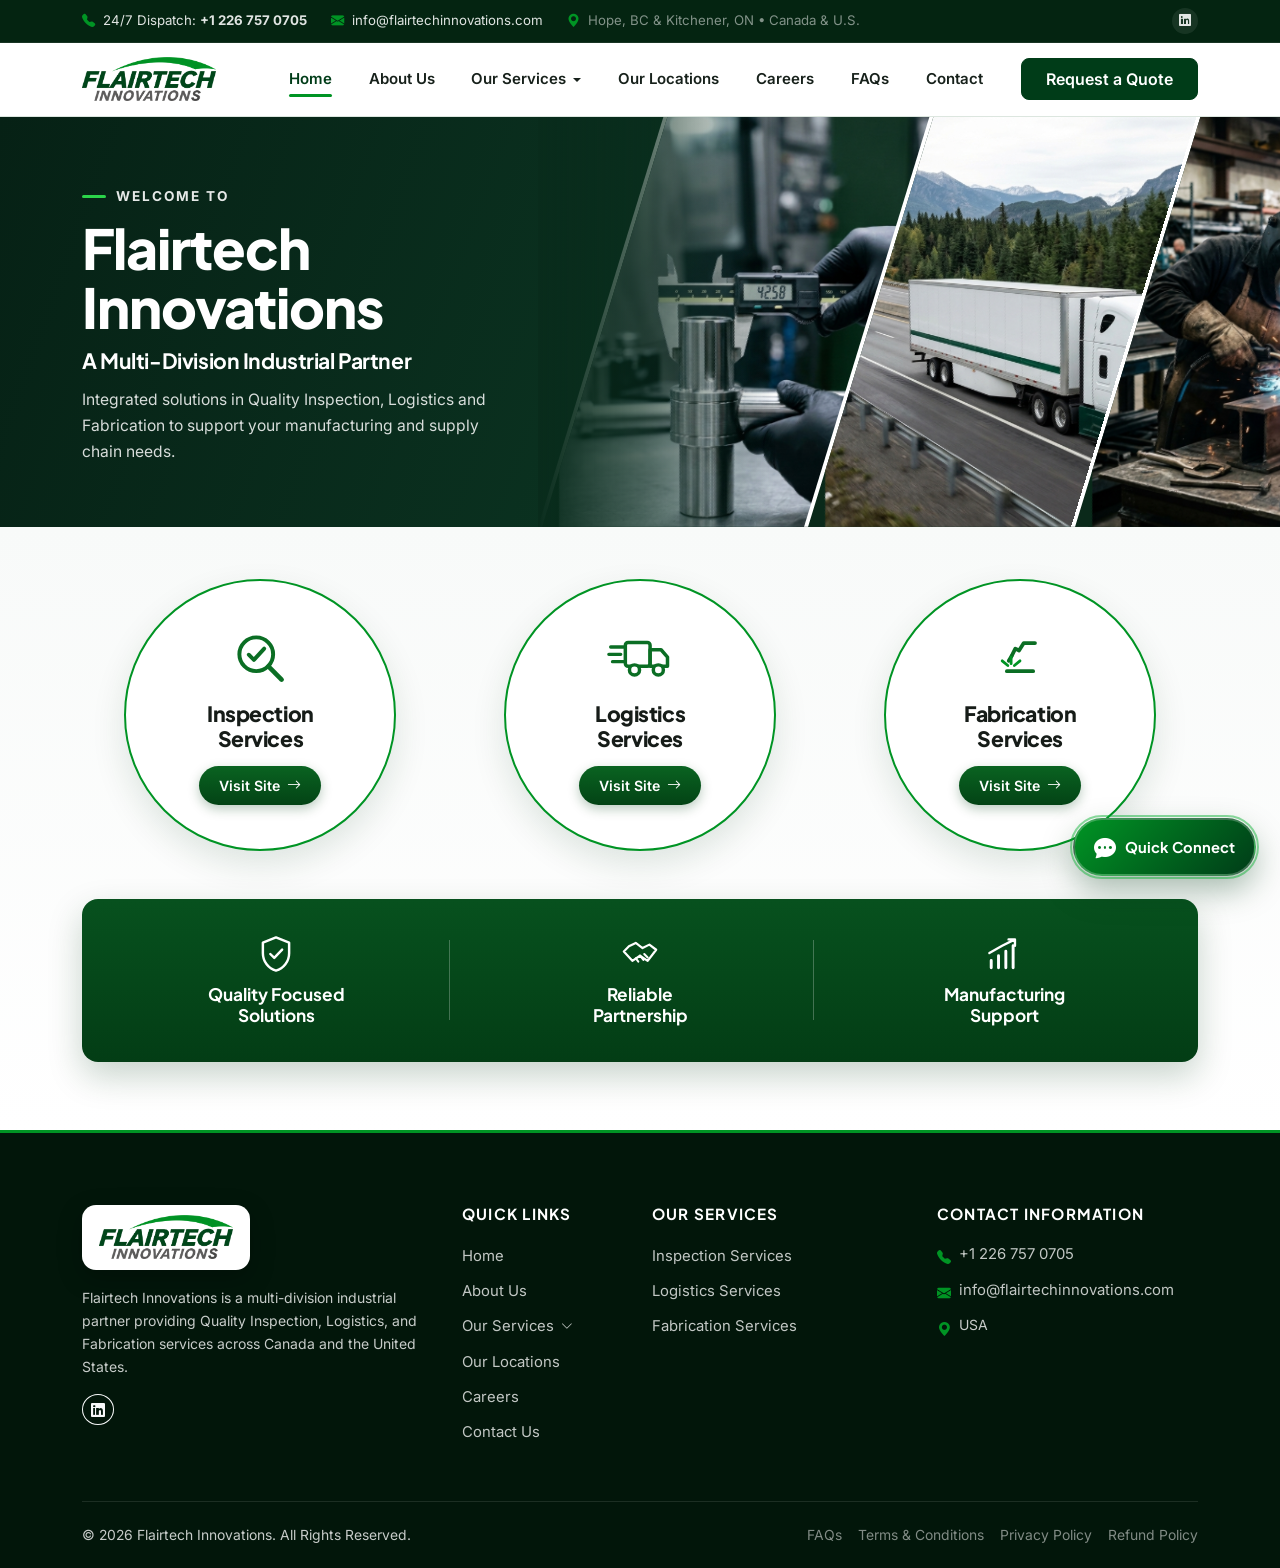
<file: index.html>
<!DOCTYPE html>
<!DOCTYPE html>
<html lang="en">

<head>
  <meta charset="UTF-8" />
  <meta name="viewport" content="width=device-width, initial-scale=1.0" />
  <title>Flairtech Innovations — A Transportation Company That Drives Value</title>
  <meta name="description"
    content="Flairtech Innovations is a Canadian asset-based transportation, freight forwarding, LTL, FTL, and warehousing company serving Canada and the United States." />
  <link rel="icon" type="image/png" href="assets/images/flairtech-logo-transparent.png" />

  <!-- Fonts & Icons -->
  <link rel="preconnect" href="https://fonts.googleapis.com" />
  <link rel="preconnect" href="https://fonts.gstatic.com" crossorigin />
  <link
    href="https://fonts.googleapis.com/css2?family=Inter:wght@400;500;600;700&family=JetBrains+Mono:wght@500;600&family=Plus+Jakarta+Sans:ital,wght@0,600;0,700;0,800;1,700;1,800&display=swap"
    rel="stylesheet" />
  <link href="https://cdn.jsdelivr.net/npm/bootstrap@5.3.3/dist/css/bootstrap.min.css" rel="stylesheet" />
  <link href="https://cdn.jsdelivr.net/npm/bootstrap-icons@1.11.3/font/bootstrap-icons.min.css" rel="stylesheet" />
  <link rel="stylesheet" href="assets/css/style.css" />
</head>

<body>

  <!-- Top Utility Bar -->
  <div class="ft-topbar d-none d-lg-block">
    <div class="container">
      <div class="d-flex justify-content-between align-items-center">
        <div class="d-flex align-items-center gap-4">
          <a href="tel:+12267570705" class="d-inline-flex align-items-center gap-2">
            <i class="bi bi-telephone-fill text-emerald-brand"></i>
            <span>24/7 Dispatch: <strong>+1 226 757 0705</strong></span>
          </a>
          <a href="mailto:info@flairtechinnovations.com" class="d-inline-flex align-items-center gap-2">
            <i class="bi bi-envelope-fill text-emerald-brand"></i>
            <span>info@flairtechinnovations.com</span>
          </a>
          <span class="text-white-50 d-inline-flex align-items-center gap-2">
            <i class="bi bi-geo-alt-fill text-emerald-brand"></i>
            <span>Hope, BC &amp; Kitchener, ON • Canada &amp; U.S.</span>
          </span>
        </div>
        <div class="d-flex align-items-center gap-2">
          <a href="https://www.linkedin.com/" target="_blank" rel="noopener" class="social-dot" aria-label="LinkedIn"><i
              class="bi bi-linkedin"></i></a>
        </div>
      </div>
    </div>
  </div>

  <!-- Main Navbar -->
  <nav class="navbar navbar-expand-lg ft-navbar sticky-top">
    <div class="container">
      <a class="navbar-brand d-flex align-items-center" href="index.html">
        <img src="assets/images/flairtech-logo-transparent.png" alt="Flairtech Innovations Logo" />
      </a>
      <button class="navbar-toggler border-0 shadow-none" type="button" data-bs-toggle="collapse"
        data-bs-target="#mainNav" aria-controls="mainNav" aria-expanded="false" aria-label="Toggle navigation">
        <span class="navbar-toggler-icon"></span>
      </button>
      <div class="collapse navbar-collapse" id="mainNav">
        <ul class="navbar-nav ms-auto me-lg-4 mb-2 mb-lg-0 gap-lg-2">
          <li class="nav-item"><a class="nav-link active" href="index.html">Home</a></li>
          <li class="nav-item"><a class="nav-link" href="about.html">About Us</a></li>
          <li class="nav-item dropdown">
            <a class="nav-link dropdown-toggle" href="services.html" role="button" data-bs-toggle="dropdown" aria-expanded="false">Our Services</a>
            <ul class="dropdown-menu ft-dropdown-menu">
              <li><a class="dropdown-item ft-dropdown-item" href="inspection-services.html"><span class="ft-dropdown-icon"><i class="bi bi-search"></i></span><span><span class="d-block fw-bold small">Inspection Services</span><span class="d-block text-muted-brand" style="font-size:0.75rem;">Quality Audits & Metrology</span></span></a></li>
              <li><a class="dropdown-item ft-dropdown-item" href="logistics-services.html"><span class="ft-dropdown-icon"><i class="bi bi-truck"></i></span><span><span class="d-block fw-bold small">Logistics Services</span><span class="d-block text-muted-brand" style="font-size:0.75rem;">FTL, LTL & Warehousing</span></span></a></li>
              <li><a class="dropdown-item ft-dropdown-item" href="fabrication-services.html"><span class="ft-dropdown-icon"><i class="bi bi-tools"></i></span><span><span class="d-block fw-bold small">Fabrication Services</span><span class="d-block text-muted-brand" style="font-size:0.75rem;">Custom Metal & Welding</span></span></a></li>
            </ul>
          </li>
          <li class="nav-item"><a class="nav-link" href="locations.html">Our Locations</a></li>
          <li class="nav-item"><a class="nav-link" href="careers.html">Careers</a></li>
          <li class="nav-item"><a class="nav-link" href="faqs.html">FAQs</a></li>
          <li class="nav-item"><a class="nav-link" href="contact.html">Contact</a></li>
        </ul>
        <div class="d-flex align-items-center gap-2 mt-2 mt-lg-0">
          <button type="button" class="btn btn-ft-forest rounded-3 px-4 py-2" data-bs-toggle="modal"
            data-bs-target="#quoteModal">
            Request a Quote
          </button>
        </div>
      </div>
    </div>
  </nav>

  <!-- Multi-Division Diagonal Split Hero Banner -->
  <header class="ft-split-hero">
    <div class="container position-relative d-flex align-items-center" style="z-index: 4;">
      <div class="row w-100">
        <div class="col-lg-6 ft-split-hero-left">
          <div class="ft-welcome-kicker">WELCOME TO</div>
          <h1 class="ft-split-hero-title">Flairtech<br />Innovations</h1>
          <h2 class="ft-split-hero-sub">A Multi-Division Industrial Partner</h2>
          <p class="ft-split-hero-desc">
            Integrated solutions in Quality Inspection, Logistics and Fabrication to support your manufacturing and
            supply chain needs.
          </p>
        </div>
      </div>
    </div>

    <!-- Diagonal 3-Panel Auto-Sliding Showcase -->
    <div class="ft-diagonal-panels">
      <!-- Panel 1: Quality Inspection (Auto-slides cleanly) -->
      <div class="ft-diag-slice">
        <div id="diagSlide1" class="carousel slide carousel-fade h-100" data-bs-ride="carousel" data-bs-interval="4200"
          data-bs-pause="false">
          <div class="carousel-inner h-100">
            <div class="carousel-item active">
              <img src="assets/images/inspection.jpg" alt="Quality Inspection Digital Caliper" />
            </div>
            <div class="carousel-item">
              <img src="assets/images/warehouse.jpg" alt="Quality &amp; Inventory Control Inspection" />
            </div>
          </div>
        </div>
      </div>

      <!-- Panel 2: Logistics Services (Auto-slides fleet & cross-border) -->
      <div class="ft-diag-slice">
        <div id="diagSlide2" class="carousel slide carousel-fade h-100" data-bs-ride="carousel" data-bs-interval="4200"
          data-bs-pause="false">
          <div class="carousel-inner h-100">
            <div class="carousel-item active">
              <img src="assets/images/hero-fleet.jpg" alt="Flairtech Semi-Truck Fleet Logistics" />
            </div>
            <div class="carousel-item">
              <img src="assets/images/hero-crossborder.jpg" alt="Cross-Border Canada-US Freight" />
            </div>
          </div>
        </div>
      </div>

      <!-- Panel 3: Fabrication & Terminal Operations (Auto-slides) -->
      <div class="ft-diag-slice">
        <div id="diagSlide3" class="carousel slide carousel-fade h-100" data-bs-ride="carousel" data-bs-interval="4200"
          data-bs-pause="false">
          <div class="carousel-inner h-100">
            <div class="carousel-item active">
              <img src="assets/images/fabrication.jpg" alt="Industrial Metal Fabrication &amp; Welding" />
            </div>
            <div class="carousel-item">
              <img src="assets/images/terminal.jpg" alt="Distribution Terminal &amp; Cross-Docking" />
            </div>
          </div>
        </div>
      </div>
    </div>
  </header>

  <!-- 3 Circular Division Cards + Forest Green Trust Feature Bar -->
  <section class="ft-divisions-band">
    <div class="container">
      <div class="row g-4 justify-content-center mb-5">
        <!-- Circle 1: Inspection Services -->
        <div class="col-md-4 reveal">
          <div class="ft-circle-card">
            <div class="ft-circle-icon">
              <svg width="60" height="60" viewBox="0 0 64 64" fill="none" xmlns="http://www.w3.org/2000/svg"
                aria-hidden="true">
                <circle cx="28" cy="28" r="18" stroke="#0b6e24" stroke-width="4.2" />
                <path d="M41 41L55 55" stroke="#0b6e24" stroke-width="5" stroke-linecap="round" />
                <path d="M20 28.5L25.5 34L36.5 22" stroke="#0b6e24" stroke-width="4.2" stroke-linecap="round"
                  stroke-linejoin="round" />
              </svg>
            </div>
            <h3>Inspection<br />Services</h3>
            <a href="inspection-services.html" class="btn-ft-visit stretched-link">Visit Site <i class="bi bi-arrow-right"></i></a>
          </div>
        </div>

        <!-- Circle 2: Logistics Services -->
        <div class="col-md-4 reveal">
          <div class="ft-circle-card">
            <div class="ft-circle-icon">
              <svg width="68" height="60" viewBox="0 0 72 60" fill="none" xmlns="http://www.w3.org/2000/svg"
                aria-hidden="true">
                <path d="M4 18H18M2 26H15M6 34H18" stroke="#0b6e24" stroke-width="3.6" stroke-linecap="round" />
                <rect x="20" y="13" width="27" height="26" rx="3" stroke="#0b6e24" stroke-width="3.8" />
                <path d="M47 21H59L66 29V39H47V21Z" stroke="#0b6e24" stroke-width="3.8" stroke-linejoin="round" />
                <circle cx="30" cy="43" r="5.5" fill="#ffffff" stroke="#0b6e24" stroke-width="3.8" />
                <circle cx="56" cy="43" r="5.5" fill="#ffffff" stroke="#0b6e24" stroke-width="3.8" />
              </svg>
            </div>
            <h3>Logistics<br />Services</h3>
            <a href="logistics-services.html" class="btn-ft-visit stretched-link">Visit Site <i class="bi bi-arrow-right"></i></a>
          </div>
        </div>

        <!-- Circle 3: Fabrication Services -->
        <div class="col-md-4 reveal">
          <div class="ft-circle-card">
            <div class="ft-circle-icon">
              <svg width="62" height="60" viewBox="0 0 64 64" fill="none" xmlns="http://www.w3.org/2000/svg"
                aria-hidden="true">
                <path d="M18 46H46" stroke="#0b6e24" stroke-width="4" stroke-linecap="round" />
                <path d="M48 16L36 16L31 24L27 22L23 30" stroke="#0b6e24" stroke-width="4" stroke-linecap="round"
                  stroke-linejoin="round" />
                <path d="M23 30L20 35" stroke="#0b6e24" stroke-width="4" stroke-linecap="round" />
                <path d="M19 40L13 35M26 40L32 35M22.5 38V31" stroke="#009424" stroke-width="3"
                  stroke-linecap="round" />
              </svg>
            </div>
            <h3>Fabrication<br />Services</h3>
            <a href="fabrication-services.html" class="btn-ft-visit stretched-link">Visit Site <i class="bi bi-arrow-right"></i></a>
          </div>
        </div>
      </div>

      <!-- Rounded Forest-Green Trust Bar -->
      <div class="ft-trust-bar reveal">
        <div class="row g-3 align-items-center">
          <div class="col-md-4 ft-trust-col">
            <div class="ft-trust-item">
              <svg width="42" height="42" viewBox="0 0 48 48" fill="none" xmlns="http://www.w3.org/2000/svg"
                aria-hidden="true">
                <path d="M24 5L39 11V23C39 32.5 32.6 40.5 24 43C15.4 40.5 9 32.5 9 23V11L24 5Z" stroke="#ffffff"
                  stroke-width="2.8" stroke-linejoin="round" />
                <path d="M17.5 24L22 28.5L31 19" stroke="#ffffff" stroke-width="2.8" stroke-linecap="round"
                  stroke-linejoin="round" />
              </svg>
              <div class="title">Quality Focused<br />Solutions</div>
            </div>
          </div>

          <div class="col-md-4 ft-trust-col">
            <div class="ft-trust-item">
              <svg width="46" height="42" viewBox="0 0 54 46" fill="none" xmlns="http://www.w3.org/2000/svg"
                aria-hidden="true">
                <path d="M14 14L22 10L30 16L38 12L46 18L36 31L27 25L18 31L8 20L14 14Z" stroke="#ffffff"
                  stroke-width="2.6" stroke-linejoin="round" />
                <path d="M22 28L25 32M27 25L31 30M32 23L36 27" stroke="#ffffff" stroke-width="2.4"
                  stroke-linecap="round" />
              </svg>
              <div class="title">Reliable<br />Partnership</div>
            </div>
          </div>

          <div class="col-md-4 ft-trust-col">
            <div class="ft-trust-item">
              <svg width="44" height="42" viewBox="0 0 48 46" fill="none" xmlns="http://www.w3.org/2000/svg"
                aria-hidden="true">
                <path d="M10 38V30M18 38V25M26 38V20M34 38V14" stroke="#ffffff" stroke-width="3.2"
                  stroke-linecap="round" />
                <path d="M8 22L22 14L36 7M36 7H29M36 7V14" stroke="#ffffff" stroke-width="2.6" stroke-linecap="round"
                  stroke-linejoin="round" />
              </svg>
              <div class="title">Manufacturing<br />Support</div>
            </div>
          </div>
        </div>
      </div>
    </div>
  </section>



  <!-- Footer -->
  <footer class="ft-footer">
    <div class="container">
      <div class="row g-4">
        <div class="col-lg-4">
          <div class="ft-footer-logo-wrap mb-3">
            <img src="assets/images/flairtech-logo-transparent.png" alt="Flairtech Innovations" />
          </div>
          <p class="small mb-3">
            Flairtech Innovations is a multi-division industrial partner providing Quality Inspection, Logistics, and Fabrication services across Canada and the United States.
          </p>
          <div class="d-flex gap-2">
            <a href="https://www.linkedin.com/" target="_blank" rel="noopener" class="btn btn-sm btn-outline-light rounded-circle" aria-label="LinkedIn"><i class="bi bi-linkedin"></i></a>
          </div>
        </div>

        <div class="col-6 col-lg-2">
          <h6>Quick Links</h6>
          <ul class="ft-footer-links">
            <li><a href="index.html">Home</a></li>
            <li><a href="about.html">About Us</a></li>
            <li>
              <button type="button" class="ft-footer-dropdown-btn" aria-expanded="false">
                <span>Our Services</span>
                <i class="bi bi-chevron-down"></i>
              </button>
              <ul class="ft-footer-submenu">
                <li><a href="inspection-services.html">Inspection Services</a></li>
                <li><a href="logistics-services.html">Logistics Services</a></li>
                <li><a href="fabrication-services.html">Fabrication Services</a></li>
              </ul>
            </li>
            <li><a href="locations.html">Our Locations</a></li>
            <li><a href="careers.html">Careers</a></li>
            <li><a href="contact.html">Contact Us</a></li>
          </ul>
        </div>

        <div class="col-6 col-lg-3">
          <h6>Our Services</h6>
          <ul class="ft-footer-links">
            <li><a href="inspection-services.html">Inspection Services</a></li>
            <li><a href="logistics-services.html">Logistics Services</a></li>
            <li><a href="fabrication-services.html">Fabrication Services</a></li>
          </ul>
        </div>

        <div class="col-lg-3">
          <h6>Contact Information</h6>
          <ul class="ft-footer-links small">
            <li class="d-flex gap-2"><i class="bi bi-telephone-fill text-emerald-brand mt-1"></i> <a href="tel:+12267570705">+1 226 757 0705</a></li>
            <li class="d-flex gap-2"><i class="bi bi-envelope-fill text-emerald-brand mt-1"></i> <a href="mailto:info@flairtechinnovations.com">info@flairtechinnovations.com</a></li>
            <li class="d-flex gap-2"><i class="bi bi-geo-alt-fill text-emerald-brand mt-1"></i> <span>USA</span></li>
          </ul>
        </div>
      </div>

      <div class="ft-footer-bottom d-flex flex-wrap justify-content-between align-items-center gap-3">
        <div>© 2026 Flairtech Innovations. All Rights Reserved.</div>
        <div class="d-flex flex-wrap gap-3">
          <a href="faqs.html" class="text-white-50">FAQs</a>
          <a href="legal.html#terms" class="text-white-50">Terms &amp; Conditions</a>
          <a href="legal.html#privacy" class="text-white-50">Privacy Policy</a>
          <a href="legal.html#refund" class="text-white-50">Refund Policy</a>
        </div>
      </div>
    </div>
  </footer>

  <!-- Request A Quote Modal -->
  <div class="modal fade" id="quoteModal" tabindex="-1" aria-labelledby="quoteModalLabel" aria-hidden="true">
    <div class="modal-dialog modal-dialog-centered modal-lg">
      <div class="modal-content rounded-4 border-0 overflow-hidden shadow-lg">
        <div class="modal-header bg-forest-dark text-white border-0 py-3 px-4">
          <div>
            <h5 class="modal-title text-white mb-0" id="quoteModalLabel">Request a Custom Freight Quote</h5>
            <small class="text-white-50">24/7 Dispatch Response • +1 226 757 0705</small>
          </div>
          <button type="button" class="btn-close btn-close-white" data-bs-dismiss="modal" aria-label="Close"></button>
        </div>
        <div class="modal-body p-4">
          <form class="ft-interactive-form needs-validation" novalidate data-feedback="modalQuoteFeedback"
            data-subject="New Popup Quotation Request">
            <div class="row g-3">
              <div class="col-md-6">
                <label class="form-label fw-semibold small">Full Name *</label>
                <input type="text" name="full_name" class="form-control" required placeholder="John Doe" />
              </div>
              <div class="col-md-6">
                <label class="form-label fw-semibold small">Company Name</label>
                <input type="text" name="company" class="form-control" placeholder="Your Company Ltd." />
              </div>
              <div class="col-md-6">
                <label class="form-label fw-semibold small">Email Address *</label>
                <input type="email" name="email" class="form-control" required placeholder="name@company.com" />
              </div>
              <div class="col-md-6">
                <label class="form-label fw-semibold small">Phone Number *</label>
                <input type="tel" name="phone" class="form-control" required placeholder="+1 (___) ___-____" />
              </div>
              <div class="col-md-4">
                <label class="form-label fw-semibold small">Service Required *</label>
                <select id="modalServiceType" name="service" class="form-select" required>
                  <option value="FTL">Truckload (FTL)</option>
                  <option value="LTL">Less-Than-Truckload (LTL)</option>
                  <option value="Warehousing">Warehousing &amp; Cross-Dock</option>
                  <option value="Expedited">Expedited / Same-Day</option>
                  <option value="Intermodal">Intermodal Logistics</option>
                </select>
              </div>
              <div class="col-md-4">
                <label class="form-label fw-semibold small">Origin City / Postal *</label>
                <input type="text" name="origin" class="form-control" required placeholder="e.g., Kitchener, ON" />
              </div>
              <div class="col-md-4">
                <label class="form-label fw-semibold small">Destination City / Postal *</label>
                <input type="text" name="destination" class="form-control" required placeholder="e.g., Vancouver, BC" />
              </div>
              <div class="col-12">
                <label class="form-label fw-semibold small">Shipment Details (Weight, Pallets, Special
                  Equipment)</label>
                <textarea name="details" class="form-control" rows="3"
                  placeholder="Tell us about freight dimensions, tailgate needs, or target pickup date..."></textarea>
              </div>
              <div class="col-12 ft-form-error alert alert-warning d-none small mb-0 rounded-3">
                Could not reach the mail server automatically. Click to send via your email app:
                <a href="mailto:info@flairtechinnovations.com" class="ft-mailto-fallback fw-bold ms-1">Open Email App
                  →</a>
              </div>
              <div class="col-12 d-grid mt-2">
                <button type="submit" class="btn btn-ft-primary btn-lg justify-content-center">
                  Submit Quote Request <i class="bi bi-send-check"></i>
                </button>
              </div>
            </div>
          </form>
          <div id="modalQuoteFeedback" class="d-none text-center py-4 px-2">
            <div
              class="mx-auto mb-3 d-inline-flex align-items-center justify-content-center rounded-circle bg-mint-tint text-emerald-brand"
              style="width:72px;height:72px;font-size:2.2rem;border:2px solid var(--ft-emerald);">
              <i class="bi bi-check-lg"></i>
            </div>
            <h4 class="text-forest mb-2">Thank You! Quote Request Sent</h4>
            <p class="small text-muted-brand mb-3">
              Your quotation inquiry has been sent to <strong
                class="sent-to-email text-forest">info@flairtechinnovations.com</strong>. Reference: <span
                class="font-mono fw-bold text-forest ref-code"></span>.
            </p>
            <div class="d-flex flex-wrap justify-content-center gap-2">
              <button type="button" class="btn btn-ft-outline btn-sm ft-reset-form-btn">Send Another Quote</button>
              <button type="button" class="btn btn-ft-forest btn-sm" data-bs-dismiss="modal">Close</button>
            </div>
          </div>
        </div>
      </div>
    </div>
  </div>

  <script src="https://cdn.jsdelivr.net/npm/bootstrap@5.3.3/dist/js/bootstrap.bundle.min.js"></script>
  <script src="assets/js/main.js"></script>
</body>

</html>
</file>
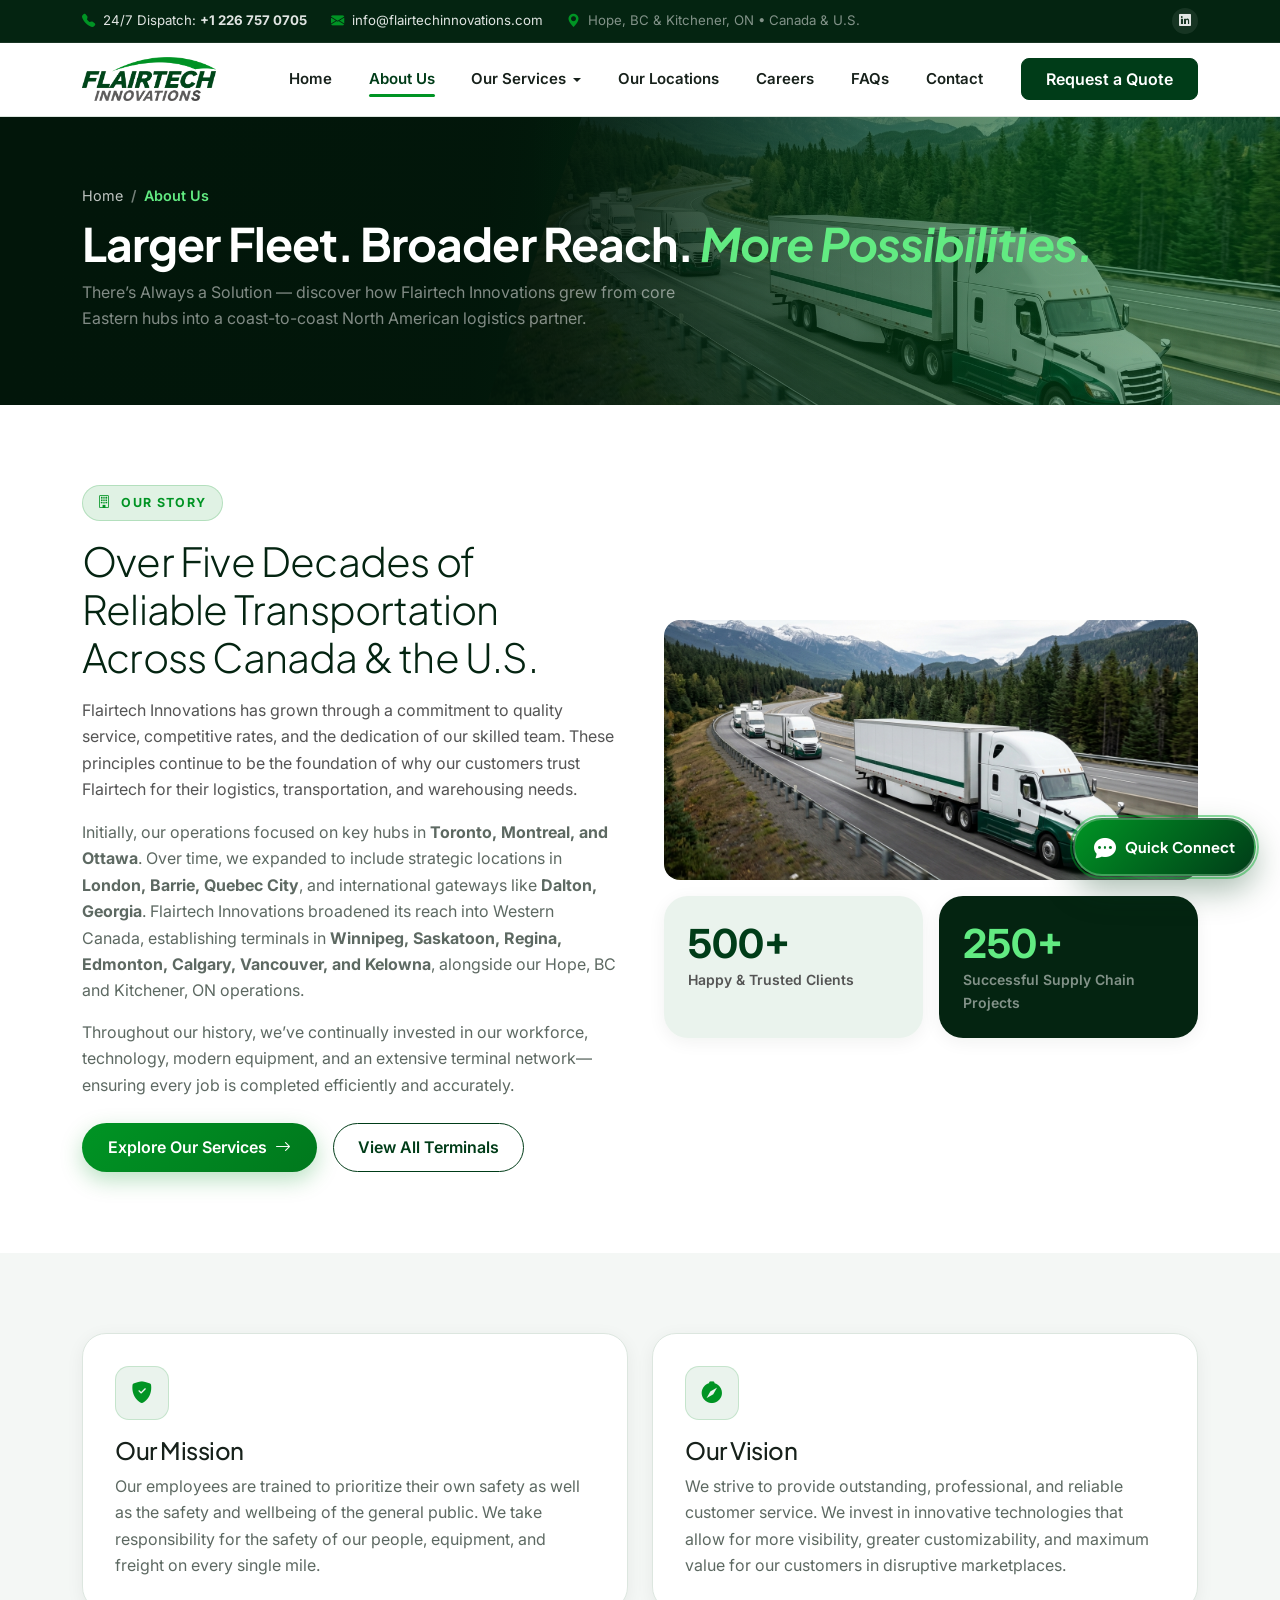
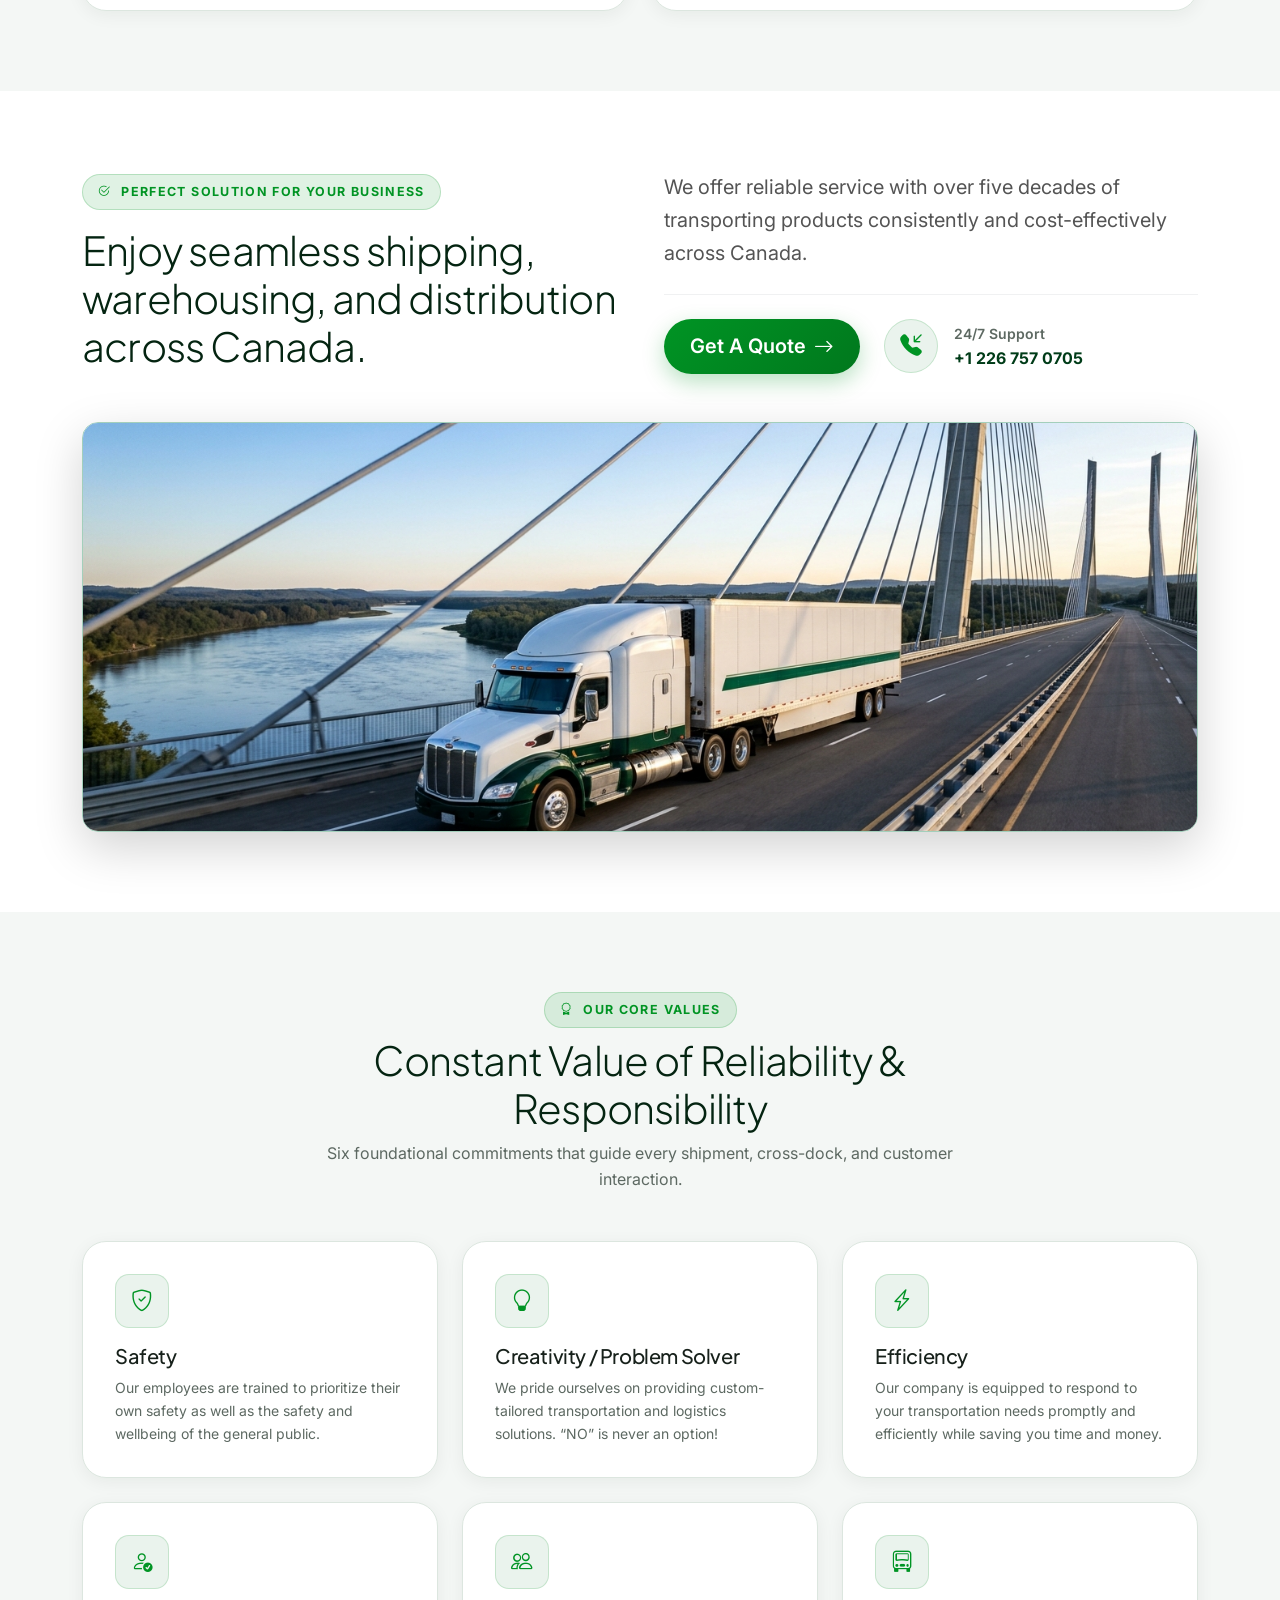
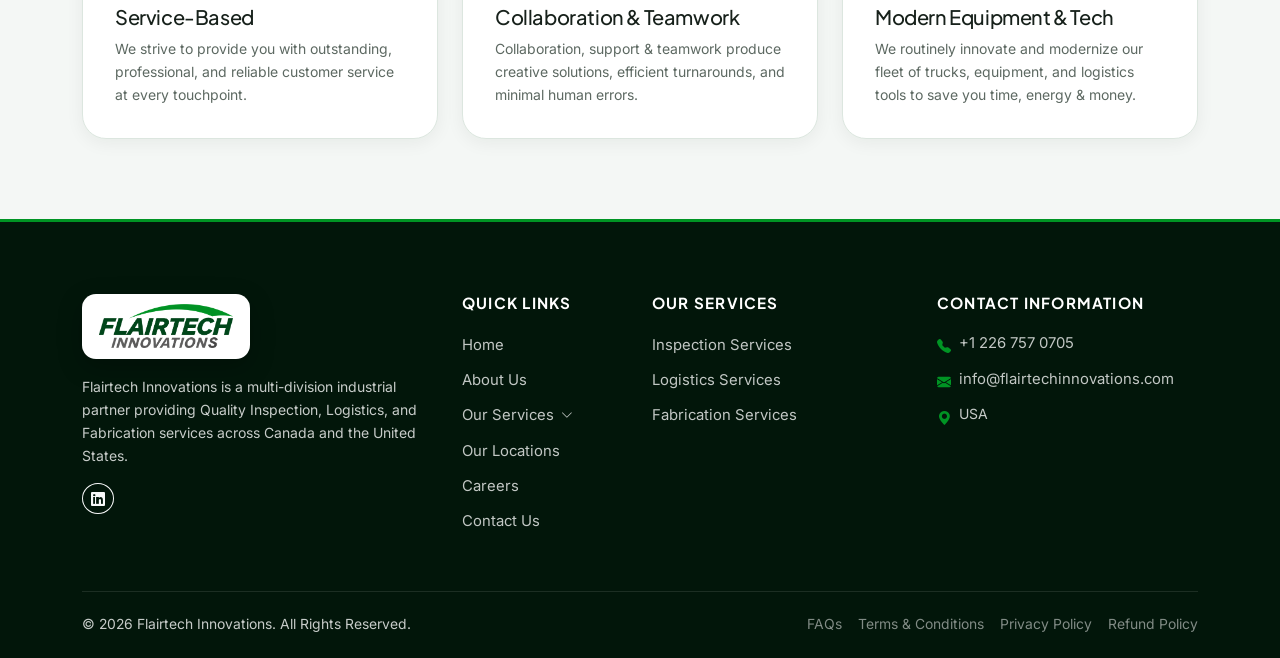
<file: about.html>
<!DOCTYPE html>
<html lang="en">
<head>
  <meta charset="UTF-8" />
  <meta name="viewport" content="width=device-width, initial-scale=1.0" />
  <title>About Us — Flairtech Innovations</title>
  <meta name="description" content="Learn about Flairtech Innovations' 50+ years of Canadian and U.S. asset-based logistics, terminal expansion, safety mission, and six core values." />
  <link rel="icon" type="image/png" href="assets/images/flairtech-logo-transparent.png" />
  <link rel="preconnect" href="https://fonts.googleapis.com" />
  <link rel="preconnect" href="https://fonts.gstatic.com" crossorigin />
  <link href="https://fonts.googleapis.com/css2?family=Inter:wght@400;500;600;700&family=JetBrains+Mono:wght@500;600&family=Plus+Jakarta+Sans:ital,wght@0,600;0,700;0,800;1,700;1,800&display=swap" rel="stylesheet" />
  <link href="https://cdn.jsdelivr.net/npm/bootstrap@5.3.3/dist/css/bootstrap.min.css" rel="stylesheet" />
  <link href="https://cdn.jsdelivr.net/npm/bootstrap-icons@1.11.3/font/bootstrap-icons.min.css" rel="stylesheet" />
  <link rel="stylesheet" href="assets/css/style.css" />
</head>
<body>

  <!-- Top Utility Bar -->
  <div class="ft-topbar d-none d-lg-block">
    <div class="container">
      <div class="d-flex justify-content-between align-items-center">
        <div class="d-flex align-items-center gap-4">
          <a href="tel:+12267570705" class="d-inline-flex align-items-center gap-2">
            <i class="bi bi-telephone-fill text-emerald-brand"></i>
            <span>24/7 Dispatch: <strong>+1 226 757 0705</strong></span>
          </a>
          <a href="mailto:info@flairtechinnovations.com" class="d-inline-flex align-items-center gap-2">
            <i class="bi bi-envelope-fill text-emerald-brand"></i>
            <span>info@flairtechinnovations.com</span>
          </a>
          <span class="text-white-50 d-inline-flex align-items-center gap-2">
            <i class="bi bi-geo-alt-fill text-emerald-brand"></i>
            <span>Hope, BC &amp; Kitchener, ON • Canada &amp; U.S.</span>
          </span>
        </div>
        <div class="d-flex align-items-center gap-2">
          <a href="https://www.linkedin.com/" target="_blank" rel="noopener" class="social-dot" aria-label="LinkedIn"><i class="bi bi-linkedin"></i></a>
        </div>
      </div>
    </div>
  </div>

  <!-- Main Navbar -->
  <nav class="navbar navbar-expand-lg ft-navbar sticky-top">
    <div class="container">
      <a class="navbar-brand d-flex align-items-center" href="index.html">
        <img src="assets/images/flairtech-logo-transparent.png" alt="Flairtech Innovations Logo" />
      </a>
      <button class="navbar-toggler border-0 shadow-none" type="button" data-bs-toggle="collapse" data-bs-target="#mainNav" aria-controls="mainNav" aria-expanded="false" aria-label="Toggle navigation">
        <span class="navbar-toggler-icon"></span>
      </button>
      <div class="collapse navbar-collapse" id="mainNav">
        <ul class="navbar-nav ms-auto me-lg-4 mb-2 mb-lg-0 gap-lg-2">
          <li class="nav-item"><a class="nav-link" href="index.html">Home</a></li>
          <li class="nav-item"><a class="nav-link active" href="about.html">About Us</a></li>
          <li class="nav-item dropdown">
            <a class="nav-link dropdown-toggle" href="services.html" role="button" data-bs-toggle="dropdown" aria-expanded="false">Our Services</a>
            <ul class="dropdown-menu ft-dropdown-menu">
              <li><a class="dropdown-item ft-dropdown-item" href="inspection-services.html"><span class="ft-dropdown-icon"><i class="bi bi-search"></i></span><span><span class="d-block fw-bold small">Inspection Services</span><span class="d-block text-muted-brand" style="font-size:0.75rem;">Quality Audits & Metrology</span></span></a></li>
              <li><a class="dropdown-item ft-dropdown-item" href="logistics-services.html"><span class="ft-dropdown-icon"><i class="bi bi-truck"></i></span><span><span class="d-block fw-bold small">Logistics Services</span><span class="d-block text-muted-brand" style="font-size:0.75rem;">FTL, LTL & Warehousing</span></span></a></li>
              <li><a class="dropdown-item ft-dropdown-item" href="fabrication-services.html"><span class="ft-dropdown-icon"><i class="bi bi-tools"></i></span><span><span class="d-block fw-bold small">Fabrication Services</span><span class="d-block text-muted-brand" style="font-size:0.75rem;">Custom Metal & Welding</span></span></a></li>
            </ul>
          </li>
          <li class="nav-item"><a class="nav-link" href="locations.html">Our Locations</a></li>
          <li class="nav-item"><a class="nav-link" href="careers.html">Careers</a></li>
          <li class="nav-item"><a class="nav-link" href="faqs.html">FAQs</a></li>
          <li class="nav-item"><a class="nav-link" href="contact.html">Contact</a></li>
        </ul>
        <div class="d-flex align-items-center gap-2 mt-2 mt-lg-0">
          <a href="contact.html" class="btn btn-ft-forest rounded-3 px-4 py-2">
            Request a Quote
          </a>
        </div>
      </div>
    </div>
  </nav>



  <section class="ft-page-banner">
    <img src="assets/images/hero-fleet.jpg" alt="" class="ft-page-banner-img" aria-hidden="true" />
    <div class="container position-relative" style="z-index:2;">
      <nav aria-label="breadcrumb">
        <ol class="breadcrumb ft-breadcrumb mb-2">
          <li class="breadcrumb-item"><a href="index.html">Home</a></li>
          <li class="breadcrumb-item active" aria-current="page">About Us</li>
        </ol>
      </nav>
      <h1 class="mb-2">Larger Fleet. Broader Reach. <span style="color:#62eb82;font-style:italic;">More Possibilities.</span></h1>
      <p class="text-white-50 mb-0" style="max-width:65ch;">
        There’s Always a Solution — discover how Flairtech Innovations grew from core Eastern hubs into a coast-to-coast North American logistics partner.
      </p>
    </div>
  </section>

  <!-- Company Story -->
  <section class="ft-section">
    <div class="container">
      <div class="row align-items-center g-5">
        <div class="col-lg-6 reveal">
          <span class="brand-kicker mb-3"><i class="bi bi-building"></i> Our Story</span>
          <h2 class="display-6 mb-3">Over Five Decades of Reliable Transportation Across Canada &amp; the U.S.</h2>
          <p class="text-slate-brand">
            Flairtech Innovations has grown through a commitment to quality service, competitive rates, and the dedication of our skilled team. These principles continue to be the foundation of why our customers trust Flairtech for their logistics, transportation, and warehousing needs.
          </p>
          <p class="text-muted-brand">
            Initially, our operations focused on key hubs in <strong>Toronto, Montreal, and Ottawa</strong>. Over time, we expanded to include strategic locations in <strong>London, Barrie, Quebec City</strong>, and international gateways like <strong>Dalton, Georgia</strong>. Flairtech Innovations broadened its reach into Western Canada, establishing terminals in <strong>Winnipeg, Saskatoon, Regina, Edmonton, Calgary, Vancouver, and Kelowna</strong>, alongside our Hope, BC and Kitchener, ON operations.
          </p>
          <p class="text-muted-brand mb-4">
            Throughout our history, we’ve continually invested in our workforce, technology, modern equipment, and an extensive terminal network—ensuring every job is completed efficiently and accurately.
          </p>
          <div class="d-flex flex-wrap gap-3">
            <a href="services.html" class="btn btn-ft-primary">Explore Our Services <i class="bi bi-arrow-right"></i></a>
            <a href="locations.html" class="btn btn-ft-outline">View All Terminals</a>
          </div>
        </div>
        <div class="col-lg-6 reveal">
          <div class="row g-3">
            <div class="col-12">
              <img src="assets/images/hero-fleet.jpg" alt="Flairtech Fleet" class="img-fluid rounded-4 shadow-md w-100" style="height:260px;object-fit:cover;" />
            </div>
            <div class="col-6">
              <div class="ft-card p-4 bg-mint-tint border-0">
                <div class="display-6 fw-bold text-forest">500+</div>
                <div class="small text-slate-brand fw-semibold">Happy &amp; Trusted Clients</div>
              </div>
            </div>
            <div class="col-6">
              <div class="ft-card p-4 bg-forest-dark text-white border-0">
                <div class="display-6 fw-bold" style="color:#62eb82;">250+</div>
                <div class="small text-white-50 fw-semibold">Successful Supply Chain Projects</div>
              </div>
            </div>
          </div>
        </div>
      </div>
    </div>
  </section>

  <!-- Mission & Vision -->
  <section class="ft-section bg-surface">
    <div class="container">
      <div class="row g-4">
        <div class="col-md-6 reveal">
          <div class="ft-card">
            <div class="ft-icon-box mb-3"><i class="bi bi-shield-fill-check"></i></div>
            <h3 class="h4 mb-2">Our Mission</h3>
            <p class="text-muted-brand mb-0">
              Our employees are trained to prioritize their own safety as well as the safety and wellbeing of the general public. We take responsibility for the safety of our people, equipment, and freight on every single mile.
            </p>
          </div>
        </div>
        <div class="col-md-6 reveal">
          <div class="ft-card">
            <div class="ft-icon-box mb-3"><i class="bi bi-compass-fill"></i></div>
            <h3 class="h4 mb-2">Our Vision</h3>
            <p class="text-muted-brand mb-0">
              We strive to provide outstanding, professional, and reliable customer service. We invest in innovative technologies that allow for more visibility, greater customizability, and maximum value for our customers in disruptive marketplaces.
            </p>
          </div>
        </div>
      </div>
    </div>
  </section>

  <!-- Perfect Solution Showcase Section -->
  <section class="ft-section">
    <div class="container">
      <div class="row align-items-center g-5 mb-5">
        <div class="col-lg-6 reveal">
          <span class="brand-kicker mb-3"><i class="bi bi-check2-circle"></i> Perfect Solution For Your Business</span>
          <h2 class="display-6 mb-0">
            Enjoy seamless shipping, warehousing, and distribution across Canada.
          </h2>
        </div>
        <div class="col-lg-6 reveal">
          <p class="text-slate-brand fs-5 mb-4">
            We offer reliable service with over five decades of transporting products consistently and cost-effectively across Canada.
          </p>
          <hr class="my-4 border-secondary-subtle" />
          <div class="d-flex flex-wrap align-items-center gap-4">
            <a href="contact.html" class="btn btn-ft-primary btn-lg">
              Get A Quote <i class="bi bi-arrow-right"></i>
            </a>
            <a href="tel:+12267570705" class="d-inline-flex align-items-center gap-3 text-decoration-none">
              <span class="ft-icon-box rounded-circle"><i class="bi bi-telephone-inbound-fill"></i></span>
              <span>
                <span class="d-block small text-muted-brand fw-semibold">24/7 Support</span>
                <span class="fw-bold text-forest fs-6">+1 226 757 0705</span>
              </span>
            </a>
          </div>
        </div>
      </div>

      <div class="reveal">
        <div class="rounded-4 overflow-hidden shadow-lg border border-success-subtle" style="max-height: 410px;">
          <img src="assets/images/hero-crossborder.jpg" alt="Flairtech Innovations Seamless Canadian and Cross-Border Freight" class="w-100" style="height: 410px; object-fit: cover; display: block;" />
        </div>
      </div>
    </div>
  </section>

  <!-- Core Values -->
  <section class="ft-section bg-surface">
    <div class="container">
      <div class="text-center mx-auto mb-5 reveal" style="max-width:680px;">
        <span class="brand-kicker mb-2"><i class="bi bi-award"></i> Our Core Values</span>
        <h2 class="display-6 mb-2">Constant Value of Reliability &amp; Responsibility</h2>
        <p class="text-muted-brand mb-0">Six foundational commitments that guide every shipment, cross-dock, and customer interaction.</p>
      </div>
      <div class="row g-4">
        <div class="col-md-6 col-lg-4 reveal"><div class="ft-card"><div class="ft-icon-box mb-3"><i class="bi bi-shield-check"></i></div><h4 class="h5">Safety</h4><p class="small text-muted-brand mb-0">Our employees are trained to prioritize their own safety as well as the safety and wellbeing of the general public.</p></div></div>
        <div class="col-md-6 col-lg-4 reveal"><div class="ft-card"><div class="ft-icon-box mb-3"><i class="bi bi-lightbulb"></i></div><h4 class="h5">Creativity / Problem Solver</h4><p class="small text-muted-brand mb-0">We pride ourselves on providing custom-tailored transportation and logistics solutions. “NO” is never an option!</p></div></div>
        <div class="col-md-6 col-lg-4 reveal"><div class="ft-card"><div class="ft-icon-box mb-3"><i class="bi bi-lightning-charge"></i></div><h4 class="h5">Efficiency</h4><p class="small text-muted-brand mb-0">Our company is equipped to respond to your transportation needs promptly and efficiently while saving you time and money.</p></div></div>
        <div class="col-md-6 col-lg-4 reveal"><div class="ft-card"><div class="ft-icon-box mb-3"><i class="bi bi-person-check"></i></div><h4 class="h5">Service-Based</h4><p class="small text-muted-brand mb-0">We strive to provide you with outstanding, professional, and reliable customer service at every touchpoint.</p></div></div>
        <div class="col-md-6 col-lg-4 reveal"><div class="ft-card"><div class="ft-icon-box mb-3"><i class="bi bi-people"></i></div><h4 class="h5">Collaboration &amp; Teamwork</h4><p class="small text-muted-brand mb-0">Collaboration, support &amp; teamwork produce creative solutions, efficient turnarounds, and minimal human errors.</p></div></div>
        <div class="col-md-6 col-lg-4 reveal"><div class="ft-card"><div class="ft-icon-box mb-3"><i class="bi bi-truck-front"></i></div><h4 class="h5">Modern Equipment &amp; Tech</h4><p class="small text-muted-brand mb-0">We routinely innovate and modernize our fleet of trucks, equipment, and logistics tools to save you time, energy &amp; money.</p></div></div>
      </div>
    </div>
  </section>

    <!-- Footer -->
  <footer class="ft-footer">
    <div class="container">
      <div class="row g-4">
        <div class="col-lg-4">
          <div class="ft-footer-logo-wrap mb-3">
            <img src="assets/images/flairtech-logo-transparent.png" alt="Flairtech Innovations" />
          </div>
          <p class="small mb-3">
            Flairtech Innovations is a multi-division industrial partner providing Quality Inspection, Logistics, and Fabrication services across Canada and the United States.
          </p>
          <div class="d-flex gap-2">
            <a href="https://www.linkedin.com/" target="_blank" rel="noopener" class="btn btn-sm btn-outline-light rounded-circle" aria-label="LinkedIn"><i class="bi bi-linkedin"></i></a>
          </div>
        </div>

        <div class="col-6 col-lg-2">
          <h6>Quick Links</h6>
          <ul class="ft-footer-links">
            <li><a href="index.html">Home</a></li>
            <li><a href="about.html">About Us</a></li>
            <li>
              <button type="button" class="ft-footer-dropdown-btn" aria-expanded="false">
                <span>Our Services</span>
                <i class="bi bi-chevron-down"></i>
              </button>
              <ul class="ft-footer-submenu">
                <li><a href="inspection-services.html">Inspection Services</a></li>
                <li><a href="logistics-services.html">Logistics Services</a></li>
                <li><a href="fabrication-services.html">Fabrication Services</a></li>
              </ul>
            </li>
            <li><a href="locations.html">Our Locations</a></li>
            <li><a href="careers.html">Careers</a></li>
            <li><a href="contact.html">Contact Us</a></li>
          </ul>
        </div>

        <div class="col-6 col-lg-3">
          <h6>Our Services</h6>
          <ul class="ft-footer-links">
            <li><a href="inspection-services.html">Inspection Services</a></li>
            <li><a href="logistics-services.html">Logistics Services</a></li>
            <li><a href="fabrication-services.html">Fabrication Services</a></li>
          </ul>
        </div>

        <div class="col-lg-3">
          <h6>Contact Information</h6>
          <ul class="ft-footer-links small">
            <li class="d-flex gap-2"><i class="bi bi-telephone-fill text-emerald-brand mt-1"></i> <a href="tel:+12267570705">+1 226 757 0705</a></li>
            <li class="d-flex gap-2"><i class="bi bi-envelope-fill text-emerald-brand mt-1"></i> <a href="mailto:info@flairtechinnovations.com">info@flairtechinnovations.com</a></li>
            <li class="d-flex gap-2"><i class="bi bi-geo-alt-fill text-emerald-brand mt-1"></i> <span>USA</span></li>
          </ul>
        </div>
      </div>

      <div class="ft-footer-bottom d-flex flex-wrap justify-content-between align-items-center gap-3">
        <div>© 2026 Flairtech Innovations. All Rights Reserved.</div>
        <div class="d-flex flex-wrap gap-3">
          <a href="faqs.html" class="text-white-50">FAQs</a>
          <a href="legal.html#terms" class="text-white-50">Terms &amp; Conditions</a>
          <a href="legal.html#privacy" class="text-white-50">Privacy Policy</a>
          <a href="legal.html#refund" class="text-white-50">Refund Policy</a>
        </div>
      </div>
    </div>
  </footer>

  <script src="https://cdn.jsdelivr.net/npm/bootstrap@5.3.3/dist/js/bootstrap.bundle.min.js"></script>
  <script src="assets/js/main.js"></script>
</body>
</html>
</file>
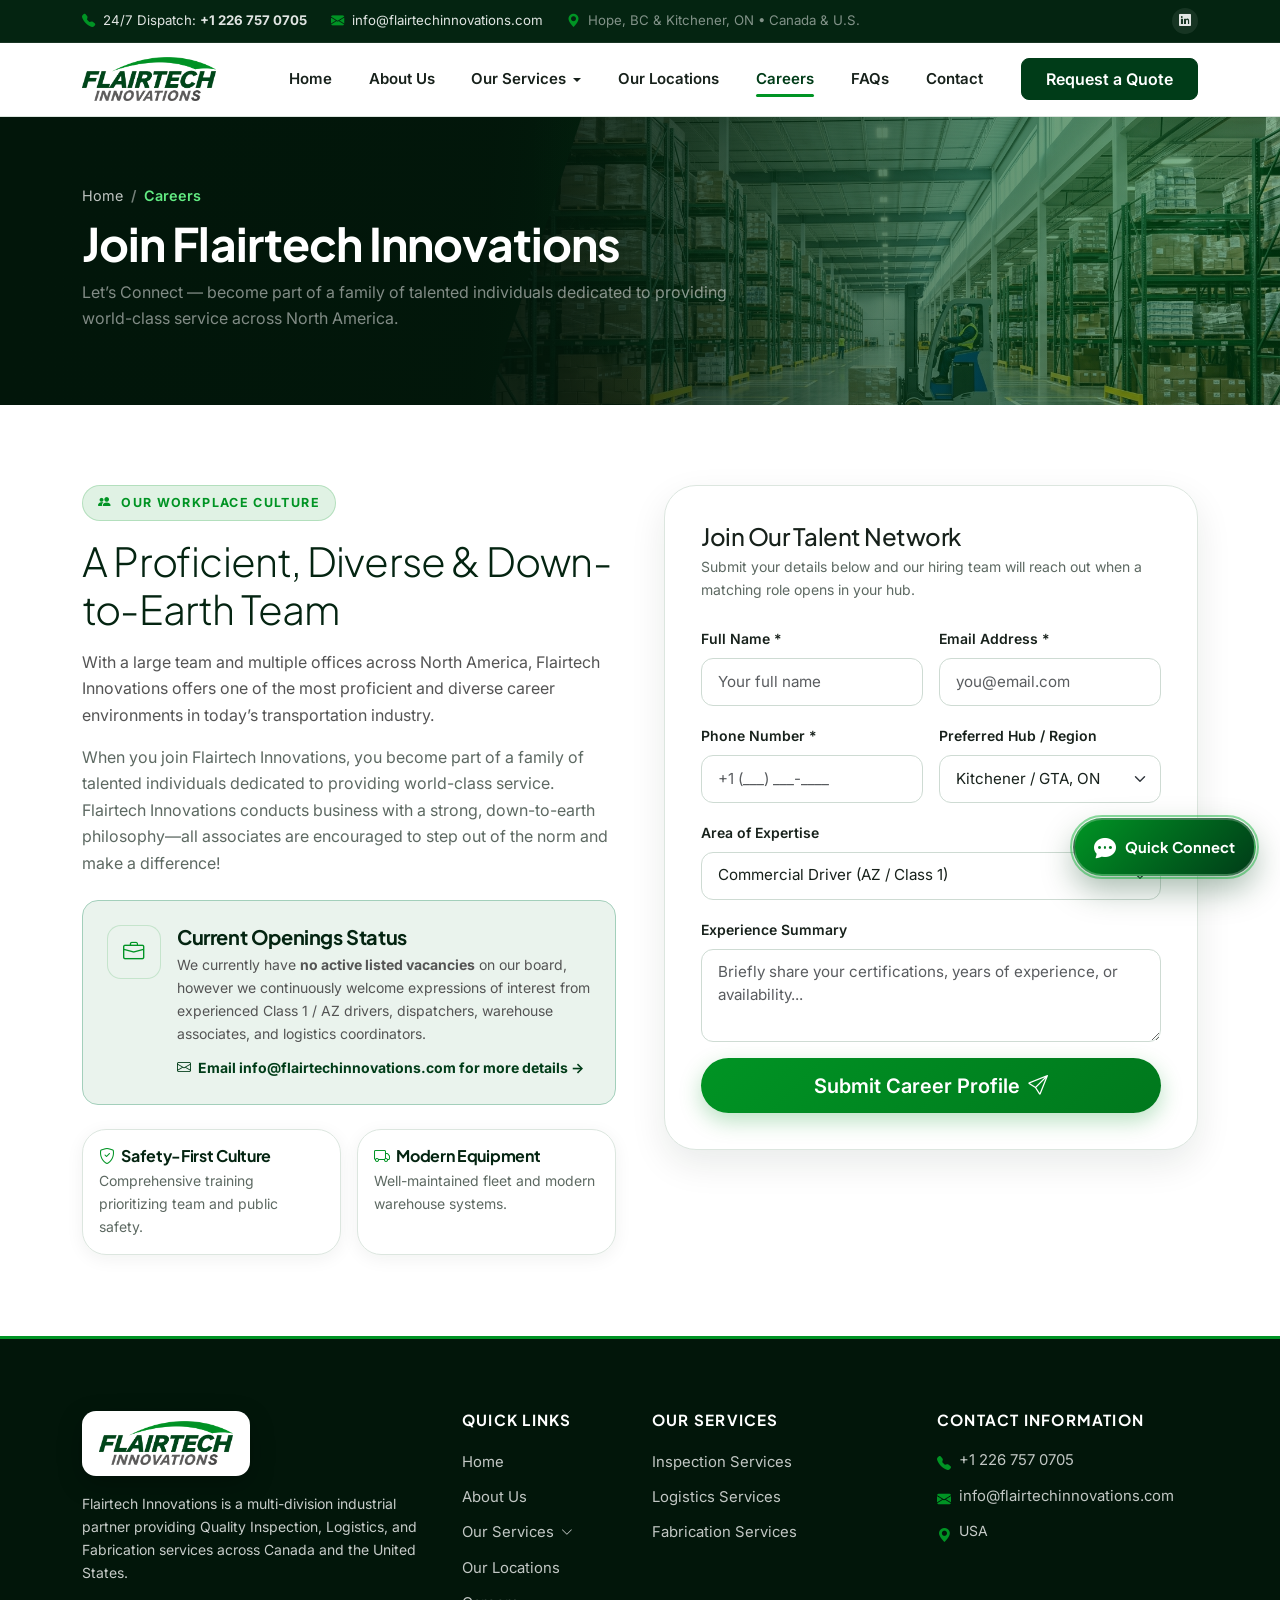
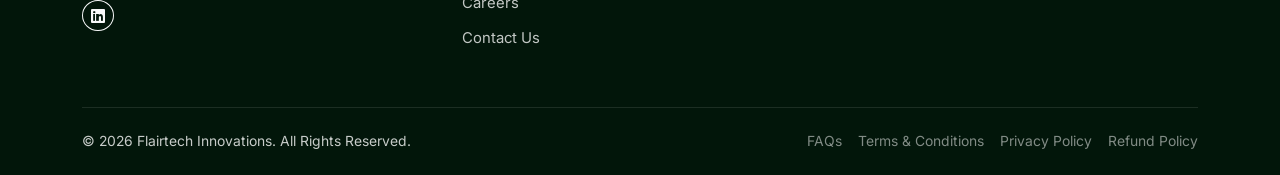
<file: careers.html>
<!DOCTYPE html>
<html lang="en">
<head>
  <meta charset="UTF-8" />
  <meta name="viewport" content="width=device-width, initial-scale=1.0" />
  <title>Careers — Flairtech Innovations</title>
  <meta name="description" content="Join Flairtech Innovations — build a rewarding career in North American transportation, dispatch, warehousing, and fleet operations." />
  <link rel="icon" type="image/png" href="assets/images/flairtech-logo-transparent.png" />
  <link rel="preconnect" href="https://fonts.googleapis.com" />
  <link rel="preconnect" href="https://fonts.gstatic.com" crossorigin />
  <link href="https://fonts.googleapis.com/css2?family=Inter:wght@400;500;600;700&family=JetBrains+Mono:wght@500;600&family=Plus+Jakarta+Sans:ital,wght@0,600;0,700;0,800;1,700;1,800&display=swap" rel="stylesheet" />
  <link href="https://cdn.jsdelivr.net/npm/bootstrap@5.3.3/dist/css/bootstrap.min.css" rel="stylesheet" />
  <link href="https://cdn.jsdelivr.net/npm/bootstrap-icons@1.11.3/font/bootstrap-icons.min.css" rel="stylesheet" />
  <link rel="stylesheet" href="assets/css/style.css" />
</head>
<body>

  <!-- Top Utility Bar -->
  <div class="ft-topbar d-none d-lg-block">
    <div class="container">
      <div class="d-flex justify-content-between align-items-center">
        <div class="d-flex align-items-center gap-4">
          <a href="tel:+12267570705" class="d-inline-flex align-items-center gap-2">
            <i class="bi bi-telephone-fill text-emerald-brand"></i>
            <span>24/7 Dispatch: <strong>+1 226 757 0705</strong></span>
          </a>
          <a href="mailto:info@flairtechinnovations.com" class="d-inline-flex align-items-center gap-2">
            <i class="bi bi-envelope-fill text-emerald-brand"></i>
            <span>info@flairtechinnovations.com</span>
          </a>
          <span class="text-white-50 d-inline-flex align-items-center gap-2">
            <i class="bi bi-geo-alt-fill text-emerald-brand"></i>
            <span>Hope, BC &amp; Kitchener, ON • Canada &amp; U.S.</span>
          </span>
        </div>
        <div class="d-flex align-items-center gap-2">
          <a href="https://www.linkedin.com/" target="_blank" rel="noopener" class="social-dot" aria-label="LinkedIn"><i class="bi bi-linkedin"></i></a>
        </div>
      </div>
    </div>
  </div>

  <!-- Main Navbar -->
  <nav class="navbar navbar-expand-lg ft-navbar sticky-top">
    <div class="container">
      <a class="navbar-brand d-flex align-items-center" href="index.html">
        <img src="assets/images/flairtech-logo-transparent.png" alt="Flairtech Innovations Logo" />
      </a>
      <button class="navbar-toggler border-0 shadow-none" type="button" data-bs-toggle="collapse" data-bs-target="#mainNav" aria-controls="mainNav" aria-expanded="false" aria-label="Toggle navigation">
        <span class="navbar-toggler-icon"></span>
      </button>
      <div class="collapse navbar-collapse" id="mainNav">
        <ul class="navbar-nav ms-auto me-lg-4 mb-2 mb-lg-0 gap-lg-2">
          <li class="nav-item"><a class="nav-link" href="index.html">Home</a></li>
          <li class="nav-item"><a class="nav-link" href="about.html">About Us</a></li>
          <li class="nav-item dropdown">
            <a class="nav-link dropdown-toggle" href="services.html" role="button" data-bs-toggle="dropdown" aria-expanded="false">Our Services</a>
            <ul class="dropdown-menu ft-dropdown-menu">
              <li><a class="dropdown-item ft-dropdown-item" href="inspection-services.html"><span class="ft-dropdown-icon"><i class="bi bi-search"></i></span><span><span class="d-block fw-bold small">Inspection Services</span><span class="d-block text-muted-brand" style="font-size:0.75rem;">Quality Audits & Metrology</span></span></a></li>
              <li><a class="dropdown-item ft-dropdown-item" href="logistics-services.html"><span class="ft-dropdown-icon"><i class="bi bi-truck"></i></span><span><span class="d-block fw-bold small">Logistics Services</span><span class="d-block text-muted-brand" style="font-size:0.75rem;">FTL, LTL & Warehousing</span></span></a></li>
              <li><a class="dropdown-item ft-dropdown-item" href="fabrication-services.html"><span class="ft-dropdown-icon"><i class="bi bi-tools"></i></span><span><span class="d-block fw-bold small">Fabrication Services</span><span class="d-block text-muted-brand" style="font-size:0.75rem;">Custom Metal & Welding</span></span></a></li>
            </ul>
          </li>
          <li class="nav-item"><a class="nav-link" href="locations.html">Our Locations</a></li>
          <li class="nav-item"><a class="nav-link active" href="careers.html">Careers</a></li>
          <li class="nav-item"><a class="nav-link" href="faqs.html">FAQs</a></li>
          <li class="nav-item"><a class="nav-link" href="contact.html">Contact</a></li>
        </ul>
        <div class="d-flex align-items-center gap-2 mt-2 mt-lg-0">
          <a href="contact.html" class="btn btn-ft-forest rounded-3 px-4 py-2">
            Request a Quote
          </a>
        </div>
      </div>
    </div>
  </nav>



  <section class="ft-page-banner">
    <img src="assets/images/warehouse.jpg" alt="" class="ft-page-banner-img" aria-hidden="true" />
    <div class="container position-relative" style="z-index:2;">
      <nav aria-label="breadcrumb">
        <ol class="breadcrumb ft-breadcrumb mb-2">
          <li class="breadcrumb-item"><a href="index.html">Home</a></li>
          <li class="breadcrumb-item active" aria-current="page">Careers</li>
        </ol>
      </nav>
      <h1 class="mb-2">Join Flairtech Innovations</h1>
      <p class="text-white-50 mb-0" style="max-width:65ch;">
        Let’s Connect — become part of a family of talented individuals dedicated to providing world-class service across North America.
      </p>
    </div>
  </section>

  <section class="ft-section">
    <div class="container">
      <div class="row g-5 align-items-start">
        <div class="col-lg-6 reveal">
          <span class="brand-kicker mb-3"><i class="bi bi-people-fill"></i> Our Workplace Culture</span>
          <h2 class="display-6 mb-3">A Proficient, Diverse &amp; Down-to-Earth Team</h2>
          <p class="text-slate-brand">
            With a large team and multiple offices across North America, Flairtech Innovations offers one of the most proficient and diverse career environments in today’s transportation industry.
          </p>
          <p class="text-muted-brand mb-4">
            When you join Flairtech Innovations, you become part of a family of talented individuals dedicated to providing world-class service. Flairtech Innovations conducts business with a strong, down-to-earth philosophy—all associates are encouraged to step out of the norm and make a difference!
          </p>

          <div class="p-4 rounded-4 bg-mint-tint border border-success-subtle mb-4">
            <div class="d-flex align-items-start gap-3">
              <div class="ft-icon-box"><i class="bi bi-briefcase"></i></div>
              <div>
                <h5 class="mb-1">Current Openings Status</h5>
                <p class="small text-slate-brand mb-2">
                  We currently have <strong>no active listed vacancies</strong> on our board, however we continuously welcome expressions of interest from experienced Class 1 / AZ drivers, dispatchers, warehouse associates, and logistics coordinators.
                </p>
                <a href="mailto:info@flairtechinnovations.com?subject=Career%20Inquiry%20-%20Flairtech%20Innovations" class="small fw-bold text-forest">
                  <i class="bi bi-envelope me-1"></i> Email info@flairtechinnovations.com for more details →
                </a>
              </div>
            </div>
          </div>

          <div class="row g-3">
            <div class="col-sm-6">
              <div class="ft-card p-3">
                <h6 class="mb-1"><i class="bi bi-shield-check text-emerald-brand me-1"></i> Safety-First Culture</h6>
                <p class="small text-muted-brand mb-0">Comprehensive training prioritizing team and public safety.</p>
              </div>
            </div>
            <div class="col-sm-6">
              <div class="ft-card p-3">
                <h6 class="mb-1"><i class="bi bi-truck text-emerald-brand me-1"></i> Modern Equipment</h6>
                <p class="small text-muted-brand mb-0">Well-maintained fleet and modern warehouse systems.</p>
              </div>
            </div>
          </div>
        </div>

        <div class="col-lg-6 reveal">
          <div class="ft-form-card">
            <h3 class="h4 mb-1">Join Our Talent Network</h3>
            <p class="small text-muted-brand mb-4">Submit your details below and our hiring team will reach out when a matching role opens in your hub.</p>
            <form class="ft-interactive-form needs-validation" novalidate data-feedback="careerFeedback" data-subject="New Career Profile Submission">
              <div class="row g-3">
                <div class="col-md-6">
                  <label class="form-label small fw-semibold">Full Name *</label>
                  <input type="text" name="full_name" class="form-control" required placeholder="Your full name" />
                </div>
                <div class="col-md-6">
                  <label class="form-label small fw-semibold">Email Address *</label>
                  <input type="email" name="email" class="form-control" required placeholder="you@email.com" />
                </div>
                <div class="col-md-6">
                  <label class="form-label small fw-semibold">Phone Number *</label>
                  <input type="tel" name="phone" class="form-control" required placeholder="+1 (___) ___-____" />
                </div>
                <div class="col-md-6">
                  <label class="form-label small fw-semibold">Preferred Hub / Region</label>
                  <select name="preferred_hub" class="form-select">
                    <option>Kitchener / GTA, ON</option>
                    <option>Hope / Vancouver, BC</option>
                    <option>Montreal / Quebec</option>
                    <option>Prairies / Alberta</option>
                    <option>Dalton, GA (USA)</option>
                  </select>
                </div>
                <div class="col-12">
                  <label class="form-label small fw-semibold">Area of Expertise</label>
                  <select name="expertise" class="form-select">
                    <option>Commercial Driver (AZ / Class 1)</option>
                    <option>Dispatch &amp; Fleet Operations</option>
                    <option>Warehouse / Cross-Dock Associate</option>
                    <option>Customer Service &amp; Logistics Coordination</option>
                    <option>Other</option>
                  </select>
                </div>
                <div class="col-12">
                  <label class="form-label small fw-semibold">Experience Summary</label>
                  <textarea name="experience" class="form-control" rows="3" placeholder="Briefly share your certifications, years of experience, or availability..."></textarea>
                </div>
                <div class="col-12 ft-form-error alert alert-warning d-none small mb-0 rounded-3">
                  Could not reach the mail server automatically. Click to send via your email app:
                  <a href="mailto:info@flairtechinnovations.com" class="ft-mailto-fallback fw-bold ms-1">Open Email App →</a>
                </div>
                <div class="col-12 d-grid">
                  <button type="submit" class="btn btn-ft-primary btn-lg justify-content-center">Submit Career Profile <i class="bi bi-send"></i></button>
                </div>
              </div>
            </form>
            <div id="careerFeedback" class="d-none text-center py-4 px-2">
              <div class="mx-auto mb-3 d-inline-flex align-items-center justify-content-center rounded-circle bg-mint-tint text-emerald-brand" style="width:72px;height:72px;font-size:2.2rem;border:2px solid var(--ft-emerald);">
                <i class="bi bi-check-lg"></i>
              </div>
              <h4 class="text-forest mb-2">Thank You! Career Profile Sent.</h4>
              <p class="small text-muted-brand mb-3">
                Your profile has been sent to <strong class="sent-to-email text-forest">info@flairtechinnovations.com</strong>. Reference: <span class="font-mono fw-bold text-forest ref-code"></span>.
              </p>
              <button type="button" class="btn btn-ft-outline btn-sm ft-reset-form-btn">Submit Another Profile</button>
            </div>
          </div>
        </div>
      </div>
    </div>
  </section>

    <!-- Footer -->
  <footer class="ft-footer">
    <div class="container">
      <div class="row g-4">
        <div class="col-lg-4">
          <div class="ft-footer-logo-wrap mb-3">
            <img src="assets/images/flairtech-logo-transparent.png" alt="Flairtech Innovations" />
          </div>
          <p class="small mb-3">
            Flairtech Innovations is a multi-division industrial partner providing Quality Inspection, Logistics, and Fabrication services across Canada and the United States.
          </p>
          <div class="d-flex gap-2">
            <a href="https://www.linkedin.com/" target="_blank" rel="noopener" class="btn btn-sm btn-outline-light rounded-circle" aria-label="LinkedIn"><i class="bi bi-linkedin"></i></a>
          </div>
        </div>

        <div class="col-6 col-lg-2">
          <h6>Quick Links</h6>
          <ul class="ft-footer-links">
            <li><a href="index.html">Home</a></li>
            <li><a href="about.html">About Us</a></li>
            <li>
              <button type="button" class="ft-footer-dropdown-btn" aria-expanded="false">
                <span>Our Services</span>
                <i class="bi bi-chevron-down"></i>
              </button>
              <ul class="ft-footer-submenu">
                <li><a href="inspection-services.html">Inspection Services</a></li>
                <li><a href="logistics-services.html">Logistics Services</a></li>
                <li><a href="fabrication-services.html">Fabrication Services</a></li>
              </ul>
            </li>
            <li><a href="locations.html">Our Locations</a></li>
            <li><a href="careers.html">Careers</a></li>
            <li><a href="contact.html">Contact Us</a></li>
          </ul>
        </div>

        <div class="col-6 col-lg-3">
          <h6>Our Services</h6>
          <ul class="ft-footer-links">
            <li><a href="inspection-services.html">Inspection Services</a></li>
            <li><a href="logistics-services.html">Logistics Services</a></li>
            <li><a href="fabrication-services.html">Fabrication Services</a></li>
          </ul>
        </div>

        <div class="col-lg-3">
          <h6>Contact Information</h6>
          <ul class="ft-footer-links small">
            <li class="d-flex gap-2"><i class="bi bi-telephone-fill text-emerald-brand mt-1"></i> <a href="tel:+12267570705">+1 226 757 0705</a></li>
            <li class="d-flex gap-2"><i class="bi bi-envelope-fill text-emerald-brand mt-1"></i> <a href="mailto:info@flairtechinnovations.com">info@flairtechinnovations.com</a></li>
            <li class="d-flex gap-2"><i class="bi bi-geo-alt-fill text-emerald-brand mt-1"></i> <span>USA</span></li>
          </ul>
        </div>
      </div>

      <div class="ft-footer-bottom d-flex flex-wrap justify-content-between align-items-center gap-3">
        <div>© 2026 Flairtech Innovations. All Rights Reserved.</div>
        <div class="d-flex flex-wrap gap-3">
          <a href="faqs.html" class="text-white-50">FAQs</a>
          <a href="legal.html#terms" class="text-white-50">Terms &amp; Conditions</a>
          <a href="legal.html#privacy" class="text-white-50">Privacy Policy</a>
          <a href="legal.html#refund" class="text-white-50">Refund Policy</a>
        </div>
      </div>
    </div>
  </footer>

  <script src="https://cdn.jsdelivr.net/npm/bootstrap@5.3.3/dist/js/bootstrap.bundle.min.js"></script>
  <script src="assets/js/main.js"></script>
</body>
</html>
</file>
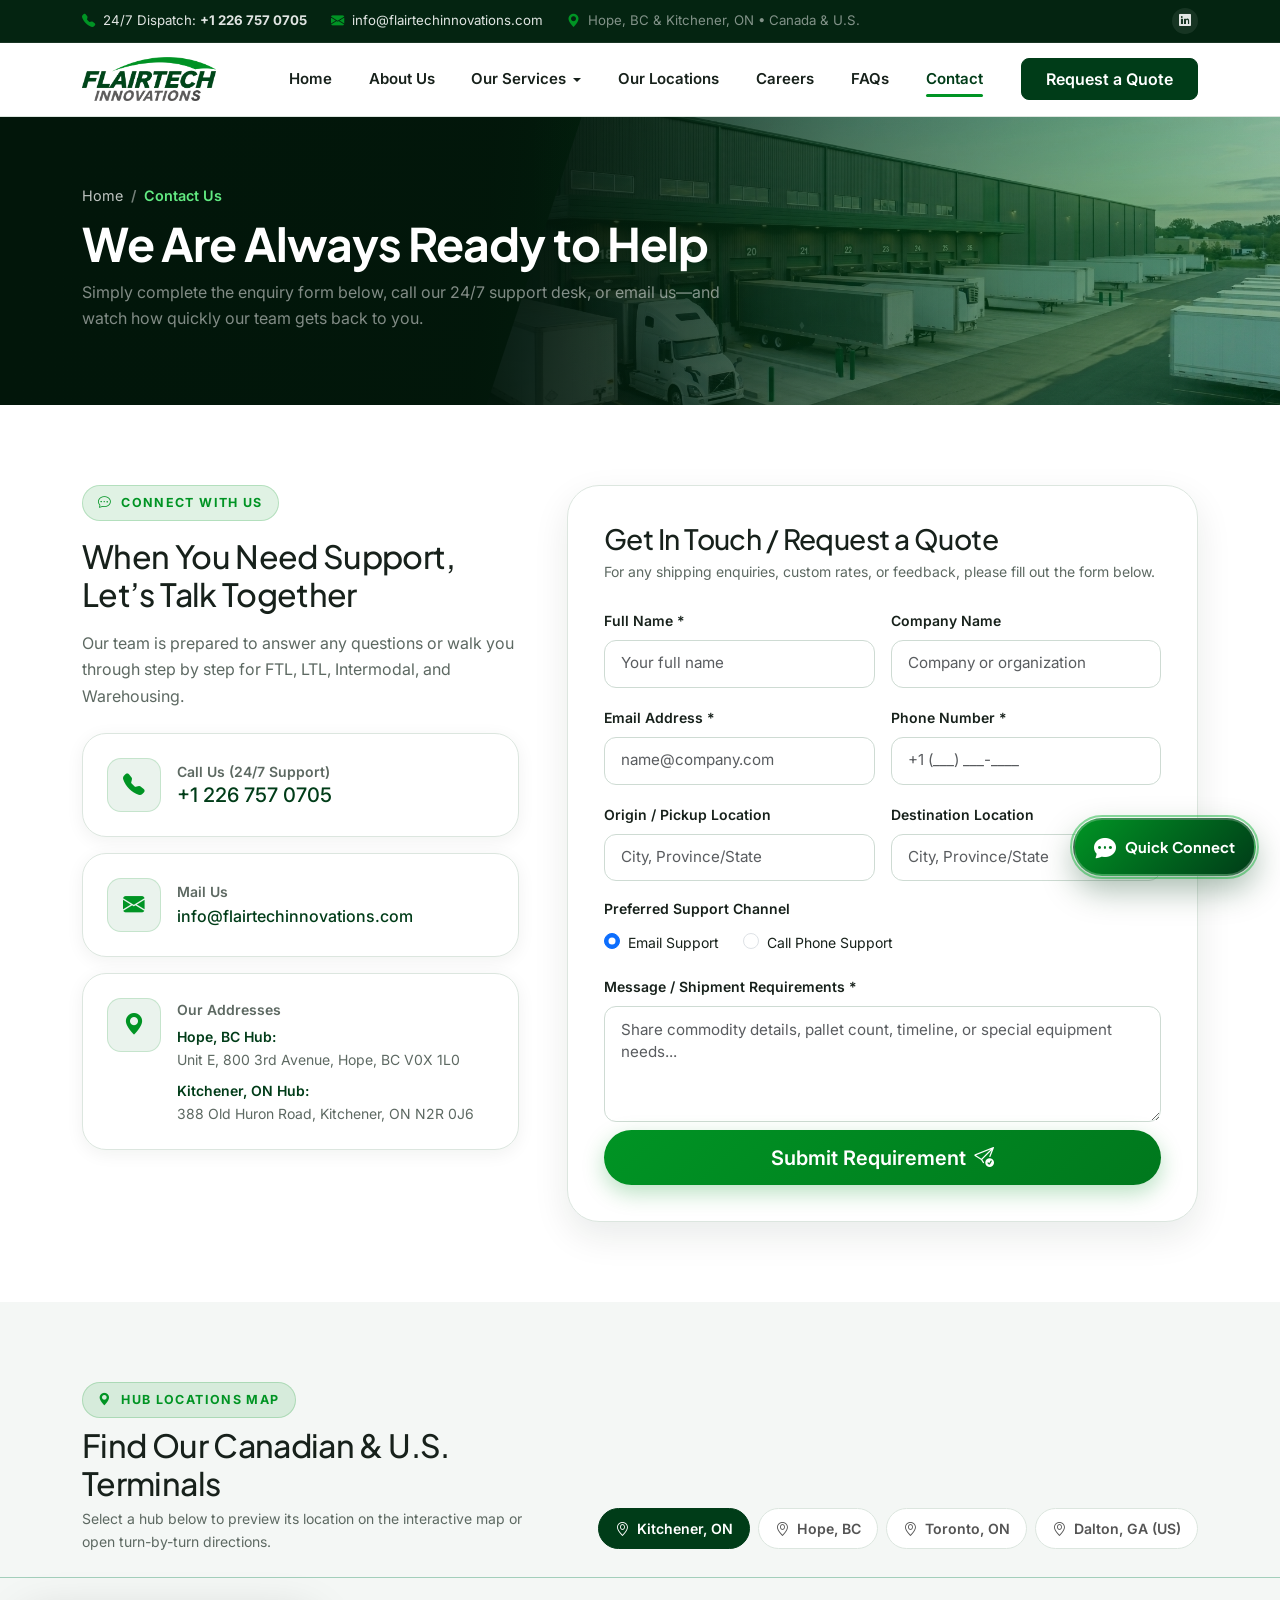
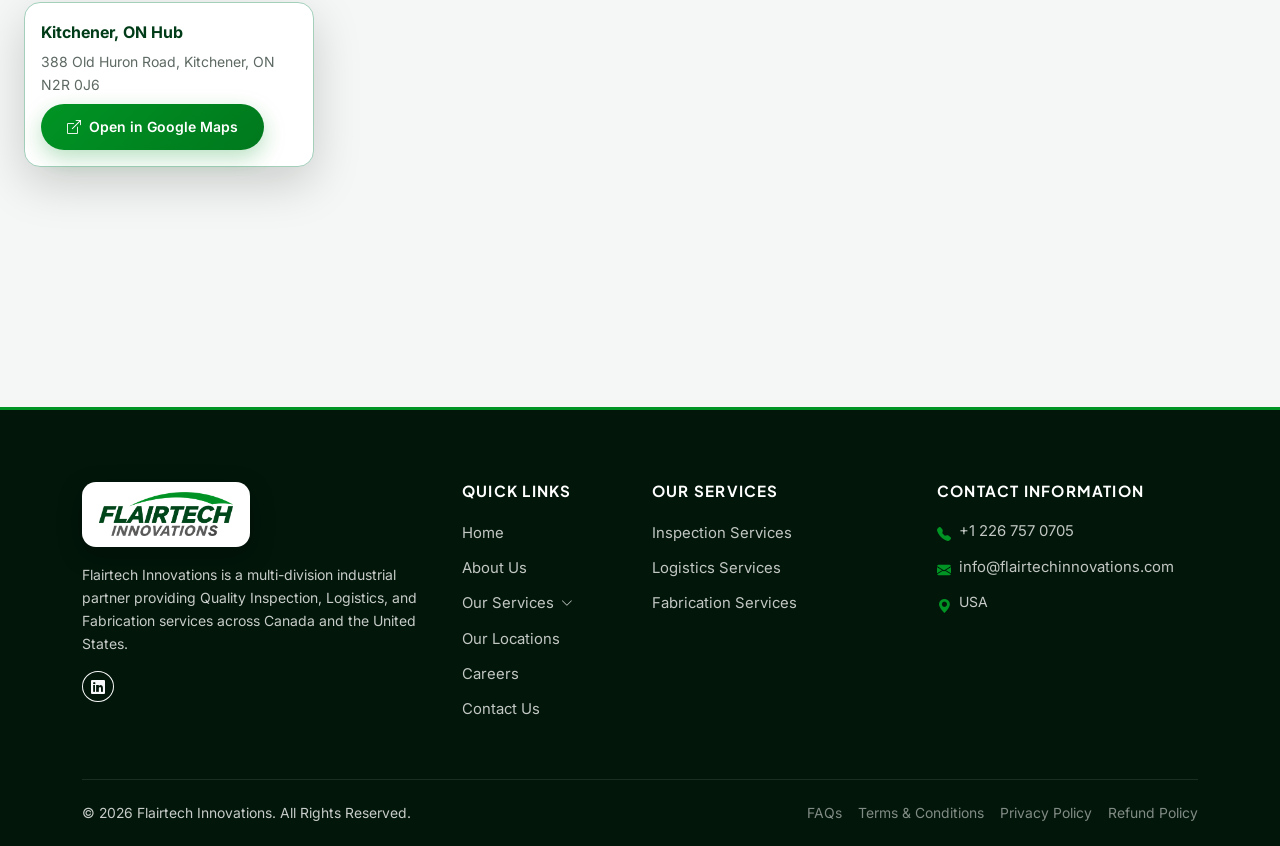
<file: contact.html>
<!DOCTYPE html>
<html lang="en">
<head>
  <meta charset="UTF-8" />
  <meta name="viewport" content="width=device-width, initial-scale=1.0" />
  <title>Contact Us &amp; Enquiry — Flairtech Innovations</title>
  <meta name="description" content="Contact Flairtech Innovations for freight quotes, warehousing inquiries, or 24/7 dispatch support at +1 226 757 0705 and info@flairtechinnovations.com." />
  <link rel="icon" type="image/png" href="assets/images/flairtech-logo-transparent.png" />
  <link rel="preconnect" href="https://fonts.googleapis.com" />
  <link rel="preconnect" href="https://fonts.gstatic.com" crossorigin />
  <link href="https://fonts.googleapis.com/css2?family=Inter:wght@400;500;600;700&family=JetBrains+Mono:wght@500;600&family=Plus+Jakarta+Sans:ital,wght@0,600;0,700;0,800;1,700;1,800&display=swap" rel="stylesheet" />
  <link href="https://cdn.jsdelivr.net/npm/bootstrap@5.3.3/dist/css/bootstrap.min.css" rel="stylesheet" />
  <link href="https://cdn.jsdelivr.net/npm/bootstrap-icons@1.11.3/font/bootstrap-icons.min.css" rel="stylesheet" />
  <link rel="stylesheet" href="assets/css/style.css" />
</head>
<body>

  <!-- Top Utility Bar -->
  <div class="ft-topbar d-none d-lg-block">
    <div class="container">
      <div class="d-flex justify-content-between align-items-center">
        <div class="d-flex align-items-center gap-4">
          <a href="tel:+12267570705" class="d-inline-flex align-items-center gap-2">
            <i class="bi bi-telephone-fill text-emerald-brand"></i>
            <span>24/7 Dispatch: <strong>+1 226 757 0705</strong></span>
          </a>
          <a href="mailto:info@flairtechinnovations.com" class="d-inline-flex align-items-center gap-2">
            <i class="bi bi-envelope-fill text-emerald-brand"></i>
            <span>info@flairtechinnovations.com</span>
          </a>
          <span class="text-white-50 d-inline-flex align-items-center gap-2">
            <i class="bi bi-geo-alt-fill text-emerald-brand"></i>
            <span>Hope, BC &amp; Kitchener, ON • Canada &amp; U.S.</span>
          </span>
        </div>
        <div class="d-flex align-items-center gap-2">
          <a href="https://www.linkedin.com/" target="_blank" rel="noopener" class="social-dot" aria-label="LinkedIn"><i class="bi bi-linkedin"></i></a>
        </div>
      </div>
    </div>
  </div>

  <!-- Main Navbar -->
  <nav class="navbar navbar-expand-lg ft-navbar sticky-top">
    <div class="container">
      <a class="navbar-brand d-flex align-items-center" href="index.html">
        <img src="assets/images/flairtech-logo-transparent.png" alt="Flairtech Innovations Logo" />
      </a>
      <button class="navbar-toggler border-0 shadow-none" type="button" data-bs-toggle="collapse" data-bs-target="#mainNav" aria-controls="mainNav" aria-expanded="false" aria-label="Toggle navigation">
        <span class="navbar-toggler-icon"></span>
      </button>
      <div class="collapse navbar-collapse" id="mainNav">
        <ul class="navbar-nav ms-auto me-lg-4 mb-2 mb-lg-0 gap-lg-2">
          <li class="nav-item"><a class="nav-link" href="index.html">Home</a></li>
          <li class="nav-item"><a class="nav-link" href="about.html">About Us</a></li>
          <li class="nav-item dropdown">
            <a class="nav-link dropdown-toggle" href="services.html" role="button" data-bs-toggle="dropdown" aria-expanded="false">Our Services</a>
            <ul class="dropdown-menu ft-dropdown-menu">
              <li><a class="dropdown-item ft-dropdown-item" href="inspection-services.html"><span class="ft-dropdown-icon"><i class="bi bi-search"></i></span><span><span class="d-block fw-bold small">Inspection Services</span><span class="d-block text-muted-brand" style="font-size:0.75rem;">Quality Audits & Metrology</span></span></a></li>
              <li><a class="dropdown-item ft-dropdown-item" href="logistics-services.html"><span class="ft-dropdown-icon"><i class="bi bi-truck"></i></span><span><span class="d-block fw-bold small">Logistics Services</span><span class="d-block text-muted-brand" style="font-size:0.75rem;">FTL, LTL & Warehousing</span></span></a></li>
              <li><a class="dropdown-item ft-dropdown-item" href="fabrication-services.html"><span class="ft-dropdown-icon"><i class="bi bi-tools"></i></span><span><span class="d-block fw-bold small">Fabrication Services</span><span class="d-block text-muted-brand" style="font-size:0.75rem;">Custom Metal & Welding</span></span></a></li>
            </ul>
          </li>
          <li class="nav-item"><a class="nav-link" href="locations.html">Our Locations</a></li>
          <li class="nav-item"><a class="nav-link" href="careers.html">Careers</a></li>
          <li class="nav-item"><a class="nav-link" href="faqs.html">FAQs</a></li>
          <li class="nav-item"><a class="nav-link active" href="contact.html">Contact</a></li>
        </ul>
        <div class="d-flex align-items-center gap-2 mt-2 mt-lg-0">
          <a href="contact.html" class="btn btn-ft-forest rounded-3 px-4 py-2">
            Request a Quote
          </a>
        </div>
      </div>
    </div>
  </nav>



  <section class="ft-page-banner">
    <img src="assets/images/terminal.jpg" alt="" class="ft-page-banner-img" aria-hidden="true" />
    <div class="container position-relative" style="z-index:2;">
      <nav aria-label="breadcrumb">
        <ol class="breadcrumb ft-breadcrumb mb-2">
          <li class="breadcrumb-item"><a href="index.html">Home</a></li>
          <li class="breadcrumb-item active" aria-current="page">Contact Us</li>
        </ol>
      </nav>
      <h1 class="mb-2">We Are Always Ready to Help</h1>
      <p class="text-white-50 mb-0" style="max-width:65ch;">
        Simply complete the enquiry form below, call our 24/7 support desk, or email us—and watch how quickly our team gets back to you.
      </p>
    </div>
  </section>

  <section class="ft-section">
    <div class="container">
      <div class="row g-5">
        <!-- Direct Contact Cards -->
        <div class="col-lg-5 reveal">
          <span class="brand-kicker mb-3"><i class="bi bi-chat-dots"></i> Connect With Us</span>
          <h2 class="h2 mb-3">When You Need Support, Let’s Talk Together</h2>
          <p class="text-muted-brand mb-4">Our team is prepared to answer any questions or walk you through step by step for FTL, LTL, Intermodal, and Warehousing.</p>

          <div class="d-grid gap-3">
            <div class="ft-card p-3 p-md-4">
              <div class="d-flex align-items-center gap-3">
                <div class="ft-icon-box"><i class="bi bi-telephone-fill"></i></div>
                <div>
                  <div class="small text-muted-brand fw-semibold">Call Us (24/7 Support)</div>
                  <a href="tel:+12267570705" class="h5 mb-0 text-forest">+1 226 757 0705</a>
                </div>
              </div>
            </div>

            <div class="ft-card p-3 p-md-4">
              <div class="d-flex align-items-center gap-3">
                <div class="ft-icon-box"><i class="bi bi-envelope-fill"></i></div>
                <div>
                  <div class="small text-muted-brand fw-semibold">Mail Us</div>
                  <a href="mailto:info@flairtechinnovations.com" class="h6 mb-0 text-forest">info@flairtechinnovations.com</a>
                </div>
              </div>
            </div>

            <div class="ft-card p-3 p-md-4">
              <div class="d-flex align-items-start gap-3">
                <div class="ft-icon-box"><i class="bi bi-geo-alt-fill"></i></div>
                <div>
                  <div class="small text-muted-brand fw-semibold mb-1">Our Addresses</div>
                  <div class="small fw-semibold text-forest">Hope, BC Hub:</div>
                  <div class="small text-muted-brand mb-2">Unit E, 800 3rd Avenue, Hope, BC V0X 1L0</div>
                  <div class="small fw-semibold text-forest">Kitchener, ON Hub:</div>
                  <div class="small text-muted-brand mb-0">388 Old Huron Road, Kitchener, ON N2R 0J6</div>
                </div>
              </div>
            </div>
          </div>
        </div>

        <!-- Enquiry & Quote Form -->
        <div class="col-lg-7 reveal">
          <div class="ft-form-card">
            <h3 class="h3 mb-1">Get In Touch / Request a Quote</h3>
            <p class="small text-muted-brand mb-4">For any shipping enquiries, custom rates, or feedback, please fill out the form below.</p>

            <form class="ft-interactive-form needs-validation" novalidate data-feedback="contactFeedback" data-subject="New Contact Enquiry">
              <div class="row g-3">
                <div class="col-md-6">
                  <label class="form-label small fw-semibold">Full Name *</label>
                  <input type="text" name="full_name" class="form-control" required placeholder="Your full name" />
                </div>
                <div class="col-md-6">
                  <label class="form-label small fw-semibold">Company Name</label>
                  <input type="text" name="company" class="form-control" placeholder="Company or organization" />
                </div>
                <div class="col-md-6">
                  <label class="form-label small fw-semibold">Email Address *</label>
                  <input type="email" name="email" class="form-control" required placeholder="name@company.com" />
                </div>
                <div class="col-md-6">
                  <label class="form-label small fw-semibold">Phone Number *</label>
                  <input type="tel" name="phone" class="form-control" required placeholder="+1 (___) ___-____" />
                </div>
                <div class="col-md-6">
                  <label class="form-label small fw-semibold">Origin / Pickup Location</label>
                  <input type="text" name="origin" class="form-control" placeholder="City, Province/State" />
                </div>
                <div class="col-md-6">
                  <label class="form-label small fw-semibold">Destination Location</label>
                  <input type="text" name="destination" class="form-control" placeholder="City, Province/State" />
                </div>
                <div class="col-12">
                  <label class="form-label small fw-semibold d-block mb-2">Preferred Support Channel</label>
                  <div class="d-flex gap-4">
                    <div class="form-check">
                      <input class="form-check-input" type="radio" name="support_channel" value="Email Support" id="supEmail" checked />
                      <label class="form-check-label small" for="supEmail">Email Support</label>
                    </div>
                    <div class="form-check">
                      <input class="form-check-input" type="radio" name="support_channel" value="Call Phone Support" id="supPhone" />
                      <label class="form-check-label small" for="supPhone">Call Phone Support</label>
                    </div>
                  </div>
                </div>
                <div class="col-12">
                  <label class="form-label small fw-semibold">Message / Shipment Requirements *</label>
                  <textarea name="message" class="form-control" rows="4" required placeholder="Share commodity details, pallet count, timeline, or special equipment needs..."></textarea>
                </div>
                <div class="col-12 ft-form-error alert alert-warning d-none small mb-0 rounded-3">
                  Could not reach the mail server automatically. Click to send via your email app:
                  <a href="mailto:info@flairtechinnovations.com" class="ft-mailto-fallback fw-bold ms-1">Open Email App →</a>
                </div>
                <div class="col-12 d-grid mt-2">
                  <button type="submit" class="btn btn-ft-primary btn-lg justify-content-center">
                    Submit Requirement <i class="bi bi-send-check"></i>
                  </button>
                </div>
              </div>
            </form>

            <div id="contactFeedback" class="d-none text-center py-4 px-2">
              <div class="mx-auto mb-3 d-inline-flex align-items-center justify-content-center rounded-circle bg-mint-tint text-emerald-brand" style="width:72px;height:72px;font-size:2.2rem;border:2px solid var(--ft-emerald);">
                <i class="bi bi-check-lg"></i>
              </div>
              <h4 class="text-forest mb-2">Thank You! Your Enquiry Is Sent.</h4>
              <p class="small text-muted-brand mb-3">
                Your enquiry has been delivered to <strong class="sent-to-email text-forest">info@flairtechinnovations.com</strong>. Reference: <span class="font-mono fw-bold text-forest ref-code"></span>.
              </p>
              <button type="button" class="btn btn-ft-outline btn-sm ft-reset-form-btn">Send Another Enquiry</button>
            </div>
          </div>
        </div>
      </div>
    </div>
  </section>

  <!-- Interactive Terminal Locations Map -->
  <section class="ft-section bg-surface pb-0">
    <div class="container pb-4">
      <div class="row align-items-end g-3">
        <div class="col-lg-5">
          <span class="brand-kicker mb-2"><i class="bi bi-geo-alt-fill"></i> Hub Locations Map</span>
          <h2 class="h2 mb-1">Find Our Canadian &amp; U.S. Terminals</h2>
          <p class="small text-muted-brand mb-0">Select a hub below to preview its location on the interactive map or open turn-by-turn directions.</p>
        </div>
        <div class="col-lg-7">
          <div class="d-flex flex-nowrap gap-2 justify-content-lg-end overflow-x-auto pb-1">
            <button type="button" class="ft-filter-btn text-nowrap px-3 active" data-map-query="388+Old+Huron+Road,+Kitchener,+ON+N2R+0J6,+Canada" data-map-label="Kitchener, ON Hub" data-map-addr="388 Old Huron Road, Kitchener, ON N2R 0J6">
              <i class="bi bi-geo-alt me-1"></i> Kitchener, ON
            </button>
            <button type="button" class="ft-filter-btn text-nowrap px-3" data-map-query="Unit+E,+800+3rd+Avenue,+Hope,+BC+V0X+1L0,+Canada" data-map-label="Hope, BC Hub" data-map-addr="Unit E, 800 3rd Avenue, Hope, BC V0X 1L0">
              <i class="bi bi-geo-alt me-1"></i> Hope, BC
            </button>
            <button type="button" class="ft-filter-btn text-nowrap px-3" data-map-query="Toronto,+ON,+Canada" data-map-label="Toronto, ON Hub" data-map-addr="Toronto, ON, Canada">
              <i class="bi bi-geo-alt me-1"></i> Toronto, ON
            </button>
            <button type="button" class="ft-filter-btn text-nowrap px-3" data-map-query="Dalton,+GA,+USA" data-map-label="Dalton, GA Hub (USA)" data-map-addr="Dalton, Georgia, United States">
              <i class="bi bi-geo-alt me-1"></i> Dalton, GA (US)
            </button>
          </div>
        </div>
      </div>
    </div>

    <div class="position-relative w-100 border-top border-success-subtle" style="height: 430px;">
      <!-- Floating Hub Info Card -->
      <div class="position-absolute top-0 start-0 m-3 m-md-4 bg-white rounded-4 p-3 shadow-lg border border-success-subtle d-none d-sm-block" style="z-index: 3; max-width: 290px;">
        <div id="mapActiveLabel" class="fw-bold text-forest mb-1">Kitchener, ON Hub</div>
        <div id="mapActiveAddr" class="small text-muted-brand mb-2">388 Old Huron Road, Kitchener, ON N2R 0J6</div>
        <a id="mapOpenExternal" href="https://maps.google.com/?q=388+Old+Huron+Road,+Kitchener,+ON+N2R+0J6,+Canada" target="_blank" rel="noopener" class="btn btn-sm btn-ft-primary">
          <i class="bi bi-box-arrow-up-right"></i> Open in Google Maps
        </a>
      </div>

      <iframe
        id="contactLocationMap"
        title="Flairtech Innovations Terminal Map"
        src="https://maps.google.com/maps?q=388+Old+Huron+Road,+Kitchener,+ON+N2R+0J6,+Canada&t=&z=14&ie=UTF8&iwloc=&output=embed"
        width="100%"
        height="430"
        style="border:0; display:block;"
        allowfullscreen=""
        loading="lazy"
        referrerpolicy="no-referrer-when-downgrade">
      </iframe>
    </div>
  </section>

    <!-- Footer -->
  <footer class="ft-footer">
    <div class="container">
      <div class="row g-4">
        <div class="col-lg-4">
          <div class="ft-footer-logo-wrap mb-3">
            <img src="assets/images/flairtech-logo-transparent.png" alt="Flairtech Innovations" />
          </div>
          <p class="small mb-3">
            Flairtech Innovations is a multi-division industrial partner providing Quality Inspection, Logistics, and Fabrication services across Canada and the United States.
          </p>
          <div class="d-flex gap-2">
            <a href="https://www.linkedin.com/" target="_blank" rel="noopener" class="btn btn-sm btn-outline-light rounded-circle" aria-label="LinkedIn"><i class="bi bi-linkedin"></i></a>
          </div>
        </div>

        <div class="col-6 col-lg-2">
          <h6>Quick Links</h6>
          <ul class="ft-footer-links">
            <li><a href="index.html">Home</a></li>
            <li><a href="about.html">About Us</a></li>
            <li>
              <button type="button" class="ft-footer-dropdown-btn" aria-expanded="false">
                <span>Our Services</span>
                <i class="bi bi-chevron-down"></i>
              </button>
              <ul class="ft-footer-submenu">
                <li><a href="inspection-services.html">Inspection Services</a></li>
                <li><a href="logistics-services.html">Logistics Services</a></li>
                <li><a href="fabrication-services.html">Fabrication Services</a></li>
              </ul>
            </li>
            <li><a href="locations.html">Our Locations</a></li>
            <li><a href="careers.html">Careers</a></li>
            <li><a href="contact.html">Contact Us</a></li>
          </ul>
        </div>

        <div class="col-6 col-lg-3">
          <h6>Our Services</h6>
          <ul class="ft-footer-links">
            <li><a href="inspection-services.html">Inspection Services</a></li>
            <li><a href="logistics-services.html">Logistics Services</a></li>
            <li><a href="fabrication-services.html">Fabrication Services</a></li>
          </ul>
        </div>

        <div class="col-lg-3">
          <h6>Contact Information</h6>
          <ul class="ft-footer-links small">
            <li class="d-flex gap-2"><i class="bi bi-telephone-fill text-emerald-brand mt-1"></i> <a href="tel:+12267570705">+1 226 757 0705</a></li>
            <li class="d-flex gap-2"><i class="bi bi-envelope-fill text-emerald-brand mt-1"></i> <a href="mailto:info@flairtechinnovations.com">info@flairtechinnovations.com</a></li>
            <li class="d-flex gap-2"><i class="bi bi-geo-alt-fill text-emerald-brand mt-1"></i> <span>USA</span></li>
          </ul>
        </div>
      </div>

      <div class="ft-footer-bottom d-flex flex-wrap justify-content-between align-items-center gap-3">
        <div>© 2026 Flairtech Innovations. All Rights Reserved.</div>
        <div class="d-flex flex-wrap gap-3">
          <a href="faqs.html" class="text-white-50">FAQs</a>
          <a href="legal.html#terms" class="text-white-50">Terms &amp; Conditions</a>
          <a href="legal.html#privacy" class="text-white-50">Privacy Policy</a>
          <a href="legal.html#refund" class="text-white-50">Refund Policy</a>
        </div>
      </div>
    </div>
  </footer>

  <script src="https://cdn.jsdelivr.net/npm/bootstrap@5.3.3/dist/js/bootstrap.bundle.min.js"></script>
  <script src="assets/js/main.js"></script>
</body>
</html>
</file>
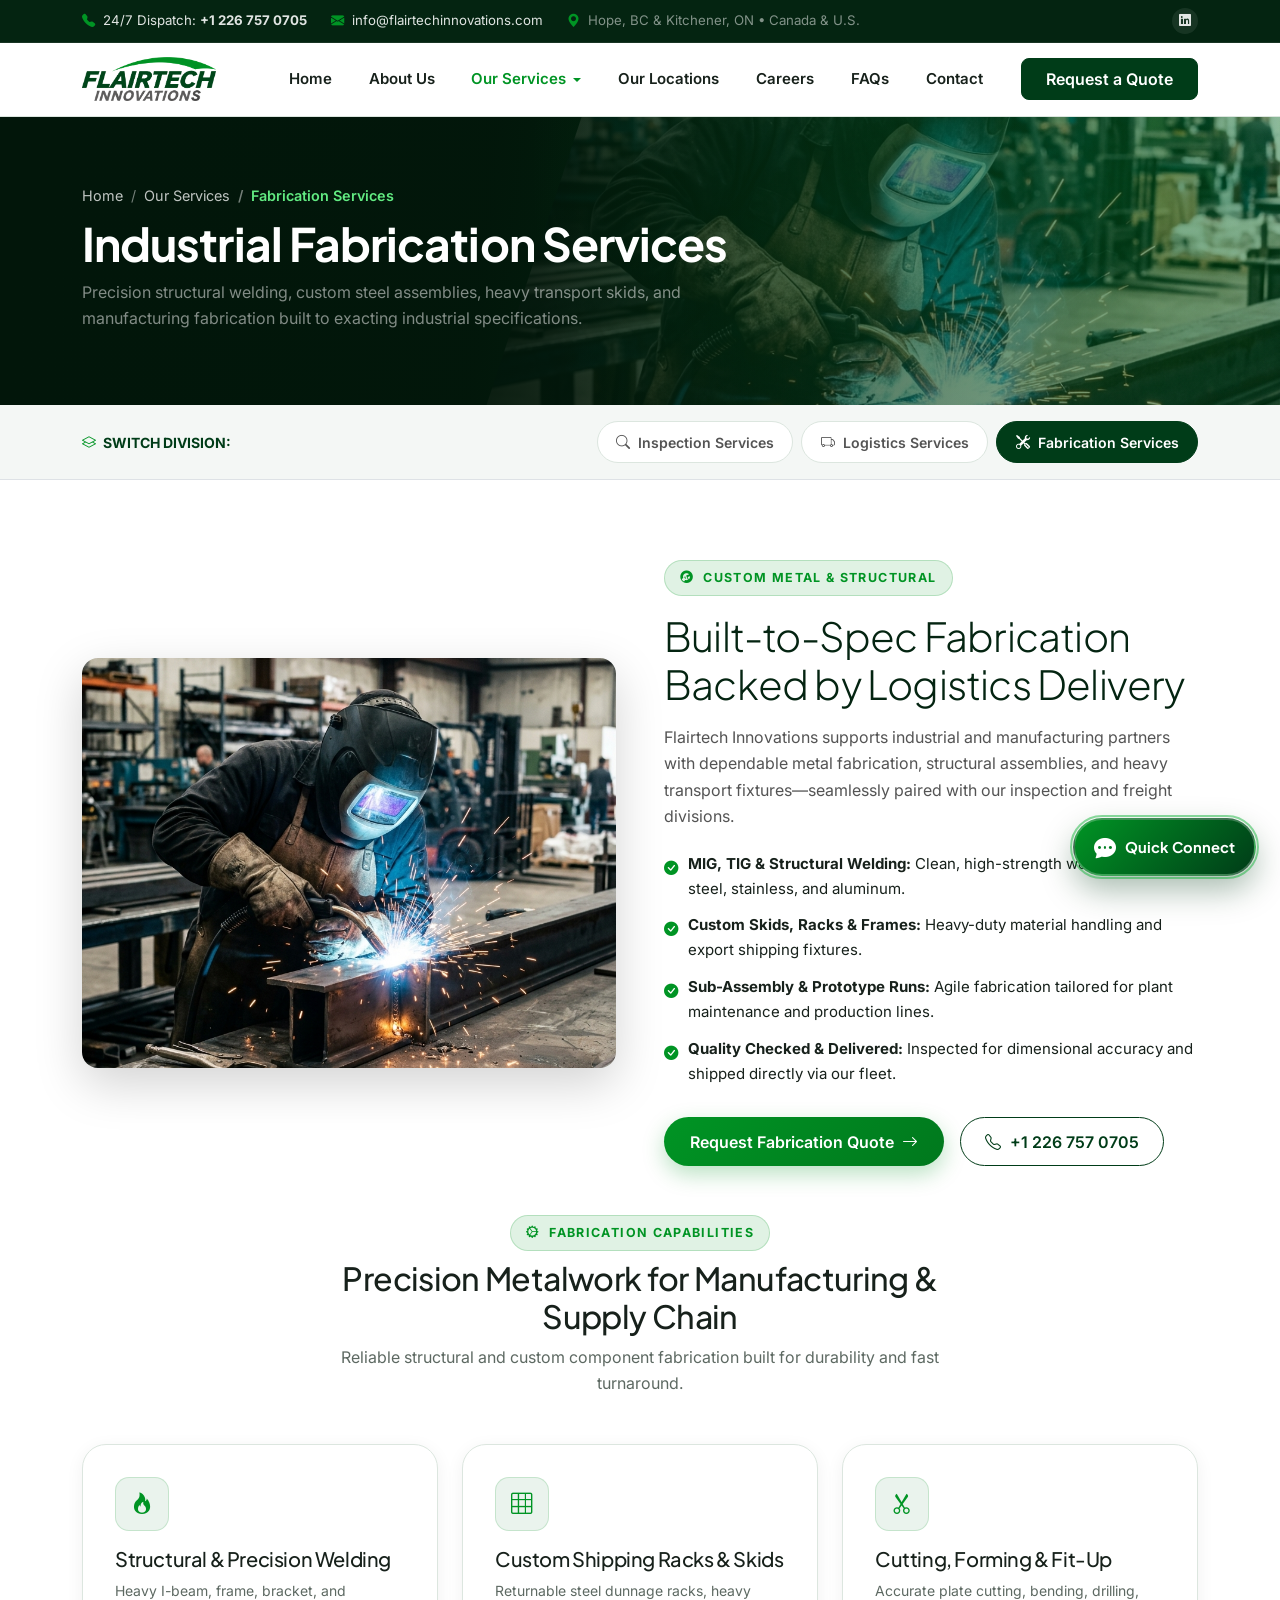
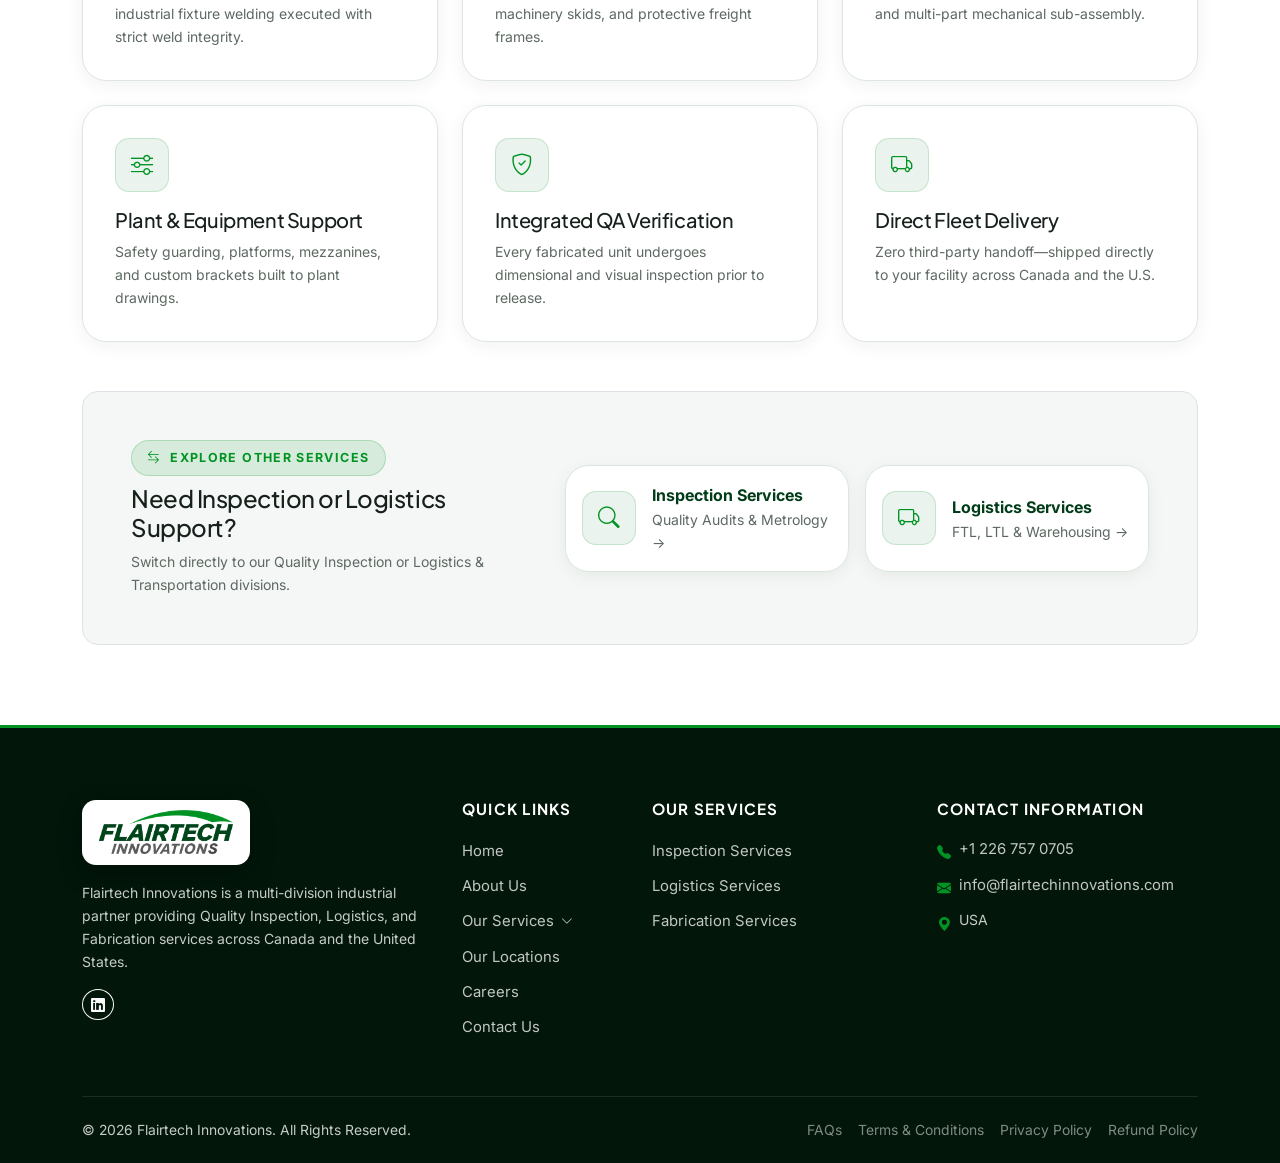
<file: fabrication-services.html>
<!DOCTYPE html>
<html lang="en">
<head>
  <meta charset="UTF-8" />
  <meta name="viewport" content="width=device-width, initial-scale=1.0" />
  <title>Fabrication Services — Flairtech Innovations</title>
  <meta name="description" content="Industrial Fabrication Services by Flairtech Innovations — structural steel welding, custom metal assemblies, heavy skids, and manufacturing support." />
  <link rel="icon" type="image/png" href="assets/images/flairtech-logo-transparent.png" />
  <link rel="preconnect" href="https://fonts.googleapis.com" />
  <link rel="preconnect" href="https://fonts.gstatic.com" crossorigin />
  <link href="https://fonts.googleapis.com/css2?family=Inter:wght@400;500;600;700&family=JetBrains+Mono:wght@500;600&family=Plus+Jakarta+Sans:ital,wght@0,600;0,700;0,800;1,700;1,800&display=swap" rel="stylesheet" />
  <link href="https://cdn.jsdelivr.net/npm/bootstrap@5.3.3/dist/css/bootstrap.min.css" rel="stylesheet" />
  <link href="https://cdn.jsdelivr.net/npm/bootstrap-icons@1.11.3/font/bootstrap-icons.min.css" rel="stylesheet" />
  <link rel="stylesheet" href="assets/css/style.css" />
</head>
<body>

  <!-- Top Utility Bar -->
  <div class="ft-topbar d-none d-lg-block">
    <div class="container">
      <div class="d-flex justify-content-between align-items-center">
        <div class="d-flex align-items-center gap-4">
          <a href="tel:+12267570705" class="d-inline-flex align-items-center gap-2"><i class="bi bi-telephone-fill text-emerald-brand"></i><span>24/7 Dispatch: <strong>+1 226 757 0705</strong></span></a>
          <a href="mailto:info@flairtechinnovations.com" class="d-inline-flex align-items-center gap-2"><i class="bi bi-envelope-fill text-emerald-brand"></i><span>info@flairtechinnovations.com</span></a>
          <span class="text-white-50 d-inline-flex align-items-center gap-2"><i class="bi bi-geo-alt-fill text-emerald-brand"></i><span>Hope, BC &amp; Kitchener, ON • Canada &amp; U.S.</span></span>
        </div>
        <div class="d-flex align-items-center gap-2">
          <a href="https://www.linkedin.com/" target="_blank" rel="noopener" class="social-dot" aria-label="LinkedIn"><i class="bi bi-linkedin"></i></a>
        </div>
      </div>
    </div>
  </div>

  <!-- Main Navbar -->
  <nav class="navbar navbar-expand-lg ft-navbar sticky-top">
    <div class="container">
      <a class="navbar-brand d-flex align-items-center" href="index.html">
        <img src="assets/images/flairtech-logo-transparent.png" alt="Flairtech Innovations Logo" />
      </a>
      <button class="navbar-toggler border-0 shadow-none" type="button" data-bs-toggle="collapse" data-bs-target="#mainNav" aria-controls="mainNav" aria-expanded="false" aria-label="Toggle navigation">
        <span class="navbar-toggler-icon"></span>
      </button>
      <div class="collapse navbar-collapse" id="mainNav">
        <ul class="navbar-nav ms-auto me-lg-4 mb-2 mb-lg-0 gap-lg-2">
          <li class="nav-item"><a class="nav-link" href="index.html">Home</a></li>
          <li class="nav-item"><a class="nav-link" href="about.html">About Us</a></li>
          <li class="nav-item dropdown">
            <a class="nav-link dropdown-toggle active" href="services.html" role="button" data-bs-toggle="dropdown" aria-expanded="false">Our Services</a>
            <ul class="dropdown-menu ft-dropdown-menu">
              <li><a class="dropdown-item ft-dropdown-item" href="inspection-services.html"><span class="ft-dropdown-icon"><i class="bi bi-search"></i></span><span><span class="d-block fw-bold small">Inspection Services</span><span class="d-block text-muted-brand" style="font-size:0.75rem;">Quality Audits & Metrology</span></span></a></li>
              <li><a class="dropdown-item ft-dropdown-item" href="logistics-services.html"><span class="ft-dropdown-icon"><i class="bi bi-truck"></i></span><span><span class="d-block fw-bold small">Logistics Services</span><span class="d-block text-muted-brand" style="font-size:0.75rem;">FTL, LTL & Warehousing</span></span></a></li>
              <li><a class="dropdown-item ft-dropdown-item active" href="fabrication-services.html"><span class="ft-dropdown-icon"><i class="bi bi-tools"></i></span><span><span class="d-block fw-bold small">Fabrication Services</span><span class="d-block text-muted-brand" style="font-size:0.75rem;">Custom Metal & Welding</span></span></a></li>
            </ul>
          </li>
          <li class="nav-item"><a class="nav-link" href="locations.html">Our Locations</a></li>
          <li class="nav-item"><a class="nav-link" href="careers.html">Careers</a></li>
          <li class="nav-item"><a class="nav-link" href="faqs.html">FAQs</a></li>
          <li class="nav-item"><a class="nav-link" href="contact.html">Contact</a></li>
        </ul>
        <div class="d-flex align-items-center gap-2 mt-2 mt-lg-0">
          <a href="contact.html?service=Fabrication+Services" class="btn btn-ft-forest rounded-3 px-4 py-2">Request a Quote</a>
        </div>
      </div>
    </div>
  </nav>

  <!-- Page Banner -->
  <section class="ft-page-banner">
    <img src="assets/images/fabrication.jpg" alt="" class="ft-page-banner-img" aria-hidden="true" />
    <div class="container position-relative" style="z-index:2;">
      <nav aria-label="breadcrumb">
        <ol class="breadcrumb ft-breadcrumb mb-2">
          <li class="breadcrumb-item"><a href="index.html">Home</a></li>
          <li class="breadcrumb-item"><a href="services.html">Our Services</a></li>
          <li class="breadcrumb-item active" aria-current="page">Fabrication Services</li>
        </ol>
      </nav>
      <h1 class="mb-2">Industrial Fabrication Services</h1>
      <p class="text-white-50 mb-0" style="max-width:65ch;">
        Precision structural welding, custom steel assemblies, heavy transport skids, and manufacturing fabrication built to exacting industrial specifications.
      </p>
    </div>
  </section>

  <!-- Quick Division Switcher Bar -->
  <div class="bg-surface border-bottom py-3">
    <div class="container">
      <div class="d-flex flex-wrap align-items-center justify-content-between gap-2">
        <span class="small fw-bold text-forest text-uppercase"><i class="bi bi-layers me-1 text-emerald-brand"></i> Switch Division:</span>
        <div class="d-flex flex-wrap gap-2">
          <a href="inspection-services.html" class="ft-filter-btn"><i class="bi bi-search me-1"></i> Inspection Services</a>
          <a href="logistics-services.html" class="ft-filter-btn"><i class="bi bi-truck me-1"></i> Logistics Services</a>
          <a href="fabrication-services.html" class="ft-filter-btn active"><i class="bi bi-tools me-1"></i> Fabrication Services</a>
        </div>
      </div>
    </div>
  </div>

  <!-- Fabrication Overview -->
  <section class="ft-section">
    <div class="container">
      <div class="row align-items-center g-5 mb-5">
        <div class="col-lg-6 reveal">
          <img src="assets/images/fabrication.jpg" alt="Industrial Metal Fabrication and Welding" class="img-fluid rounded-4 shadow-lg w-100" style="height: 410px; object-fit: cover;" />
        </div>
        <div class="col-lg-6 reveal">
          <span class="brand-kicker mb-3"><i class="bi bi-wrench-adjustable-circle-fill"></i> Custom Metal &amp; Structural</span>
          <h2 class="display-6 mb-3">Built-to-Spec Fabrication Backed by Logistics Delivery</h2>
          <p class="text-slate-brand mb-3">
            Flairtech Innovations supports industrial and manufacturing partners with dependable metal fabrication, structural assemblies, and heavy transport fixtures—seamlessly paired with our inspection and freight divisions.
          </p>
          <ul class="ft-check-list mb-4">
            <li><i class="bi bi-check-circle-fill"></i><span><strong>MIG, TIG &amp; Structural Welding:</strong> Clean, high-strength welds on mild steel, stainless, and aluminum.</span></li>
            <li><i class="bi bi-check-circle-fill"></i><span><strong>Custom Skids, Racks &amp; Frames:</strong> Heavy-duty material handling and export shipping fixtures.</span></li>
            <li><i class="bi bi-check-circle-fill"></i><span><strong>Sub-Assembly &amp; Prototype Runs:</strong> Agile fabrication tailored for plant maintenance and production lines.</span></li>
            <li><i class="bi bi-check-circle-fill"></i><span><strong>Quality Checked &amp; Delivered:</strong> Inspected for dimensional accuracy and shipped directly via our fleet.</span></li>
          </ul>
          <div class="d-flex flex-wrap gap-3">
            <a href="contact.html?service=Fabrication+Services" class="btn btn-ft-primary">Request Fabrication Quote <i class="bi bi-arrow-right"></i></a>
            <a href="tel:+12267570705" class="btn btn-ft-outline"><i class="bi bi-telephone"></i> +1 226 757 0705</a>
          </div>
        </div>
      </div>

      <!-- 6 Core Fabrication Capabilities -->
      <div class="text-center mx-auto mb-5 reveal" style="max-width:680px;">
        <span class="brand-kicker mb-2"><i class="bi bi-gear-wide-connected"></i> Fabrication Capabilities</span>
        <h2 class="h2 mb-2">Precision Metalwork for Manufacturing &amp; Supply Chain</h2>
        <p class="text-muted-brand mb-0">Reliable structural and custom component fabrication built for durability and fast turnaround.</p>
      </div>

      <div class="row g-4 mb-5">
        <div class="col-md-6 col-lg-4 reveal">
          <div class="ft-card">
            <div class="ft-icon-box mb-3"><i class="bi bi-fire"></i></div>
            <h4 class="h5">Structural &amp; Precision Welding</h4>
            <p class="small text-muted-brand mb-0">Heavy I-beam, frame, bracket, and industrial fixture welding executed with strict weld integrity.</p>
          </div>
        </div>
        <div class="col-md-6 col-lg-4 reveal">
          <div class="ft-card">
            <div class="ft-icon-box mb-3"><i class="bi bi-grid-3x3"></i></div>
            <h4 class="h5">Custom Shipping Racks &amp; Skids</h4>
            <p class="small text-muted-brand mb-0">Returnable steel dunnage racks, heavy machinery skids, and protective freight frames.</p>
          </div>
        </div>
        <div class="col-md-6 col-lg-4 reveal">
          <div class="ft-card">
            <div class="ft-icon-box mb-3"><i class="bi bi-scissors"></i></div>
            <h4 class="h5">Cutting, Forming &amp; Fit-Up</h4>
            <p class="small text-muted-brand mb-0">Accurate plate cutting, bending, drilling, and multi-part mechanical sub-assembly.</p>
          </div>
        </div>
        <div class="col-md-6 col-lg-4 reveal">
          <div class="ft-card">
            <div class="ft-icon-box mb-3"><i class="bi bi-sliders"></i></div>
            <h4 class="h5">Plant &amp; Equipment Support</h4>
            <p class="small text-muted-brand mb-0">Safety guarding, platforms, mezzanines, and custom brackets built to plant drawings.</p>
          </div>
        </div>
        <div class="col-md-6 col-lg-4 reveal">
          <div class="ft-card">
            <div class="ft-icon-box mb-3"><i class="bi bi-shield-check"></i></div>
            <h4 class="h5">Integrated QA Verification</h4>
            <p class="small text-muted-brand mb-0">Every fabricated unit undergoes dimensional and visual inspection prior to release.</p>
          </div>
        </div>
        <div class="col-md-6 col-lg-4 reveal">
          <div class="ft-card">
            <div class="ft-icon-box mb-3"><i class="bi bi-truck"></i></div>
            <h4 class="h5">Direct Fleet Delivery</h4>
            <p class="small text-muted-brand mb-0">Zero third-party handoff—shipped directly to your facility across Canada and the U.S.</p>
          </div>
        </div>
      </div>

      <!-- Explore Other Divisions -->
      <div class="p-4 p-md-5 rounded-4 bg-surface border reveal">
        <div class="row align-items-center g-4">
          <div class="col-lg-5">
            <span class="brand-kicker mb-2"><i class="bi bi-arrow-left-right"></i> Explore Other Services</span>
            <h3 class="h4 mb-2">Need Inspection or Logistics Support?</h3>
            <p class="small text-muted-brand mb-0">Switch directly to our Quality Inspection or Logistics &amp; Transportation divisions.</p>
          </div>
          <div class="col-lg-7">
            <div class="row g-3">
              <div class="col-sm-6">
                <a href="inspection-services.html" class="ft-card p-3 d-flex align-items-center gap-3 text-decoration-none">
                  <span class="ft-icon-box"><i class="bi bi-search"></i></span>
                  <div>
                    <div class="fw-bold text-forest">Inspection Services</div>
                    <div class="small text-muted-brand">Quality Audits &amp; Metrology →</div>
                  </div>
                </a>
              </div>
              <div class="col-sm-6">
                <a href="logistics-services.html" class="ft-card p-3 d-flex align-items-center gap-3 text-decoration-none">
                  <span class="ft-icon-box"><i class="bi bi-truck"></i></span>
                  <div>
                    <div class="fw-bold text-forest">Logistics Services</div>
                    <div class="small text-muted-brand">FTL, LTL &amp; Warehousing →</div>
                  </div>
                </a>
              </div>
            </div>
          </div>
        </div>
      </div>
    </div>
  </section>

  <!-- Footer -->
  <footer class="ft-footer">
    <div class="container">
      <div class="row g-4">
        <div class="col-lg-4">
          <div class="ft-footer-logo-wrap mb-3">
            <img src="assets/images/flairtech-logo-transparent.png" alt="Flairtech Innovations" />
          </div>
          <p class="small mb-3">
            Flairtech Innovations is a multi-division industrial partner providing Quality Inspection, Logistics, and Fabrication services across Canada and the United States.
          </p>
          <div class="d-flex gap-2">
            <a href="https://www.linkedin.com/" target="_blank" rel="noopener" class="btn btn-sm btn-outline-light rounded-circle" aria-label="LinkedIn"><i class="bi bi-linkedin"></i></a>
          </div>
        </div>

        <div class="col-6 col-lg-2">
          <h6>Quick Links</h6>
          <ul class="ft-footer-links">
            <li><a href="index.html">Home</a></li>
            <li><a href="about.html">About Us</a></li>
            <li>
              <button type="button" class="ft-footer-dropdown-btn" aria-expanded="false">
                <span>Our Services</span>
                <i class="bi bi-chevron-down"></i>
              </button>
              <ul class="ft-footer-submenu">
                <li><a href="inspection-services.html">Inspection Services</a></li>
                <li><a href="logistics-services.html">Logistics Services</a></li>
                <li><a href="fabrication-services.html">Fabrication Services</a></li>
              </ul>
            </li>
            <li><a href="locations.html">Our Locations</a></li>
            <li><a href="careers.html">Careers</a></li>
            <li><a href="contact.html">Contact Us</a></li>
          </ul>
        </div>

        <div class="col-6 col-lg-3">
          <h6>Our Services</h6>
          <ul class="ft-footer-links">
            <li><a href="inspection-services.html">Inspection Services</a></li>
            <li><a href="logistics-services.html">Logistics Services</a></li>
            <li><a href="fabrication-services.html">Fabrication Services</a></li>
          </ul>
        </div>

        <div class="col-lg-3">
          <h6>Contact Information</h6>
          <ul class="ft-footer-links small">
            <li class="d-flex gap-2"><i class="bi bi-telephone-fill text-emerald-brand mt-1"></i> <a href="tel:+12267570705">+1 226 757 0705</a></li>
            <li class="d-flex gap-2"><i class="bi bi-envelope-fill text-emerald-brand mt-1"></i> <a href="mailto:info@flairtechinnovations.com">info@flairtechinnovations.com</a></li>
            <li class="d-flex gap-2"><i class="bi bi-geo-alt-fill text-emerald-brand mt-1"></i> <span>USA</span></li>
          </ul>
        </div>
      </div>

      <div class="ft-footer-bottom d-flex flex-wrap justify-content-between align-items-center gap-3">
        <div>© 2026 Flairtech Innovations. All Rights Reserved.</div>
        <div class="d-flex flex-wrap gap-3">
          <a href="faqs.html" class="text-white-50">FAQs</a>
          <a href="legal.html#terms" class="text-white-50">Terms &amp; Conditions</a>
          <a href="legal.html#privacy" class="text-white-50">Privacy Policy</a>
          <a href="legal.html#refund" class="text-white-50">Refund Policy</a>
        </div>
      </div>
    </div>
  </footer>

  <script src="https://cdn.jsdelivr.net/npm/bootstrap@5.3.3/dist/js/bootstrap.bundle.min.js"></script>
  <script src="assets/js/main.js"></script>
</body>
</html>
</file>
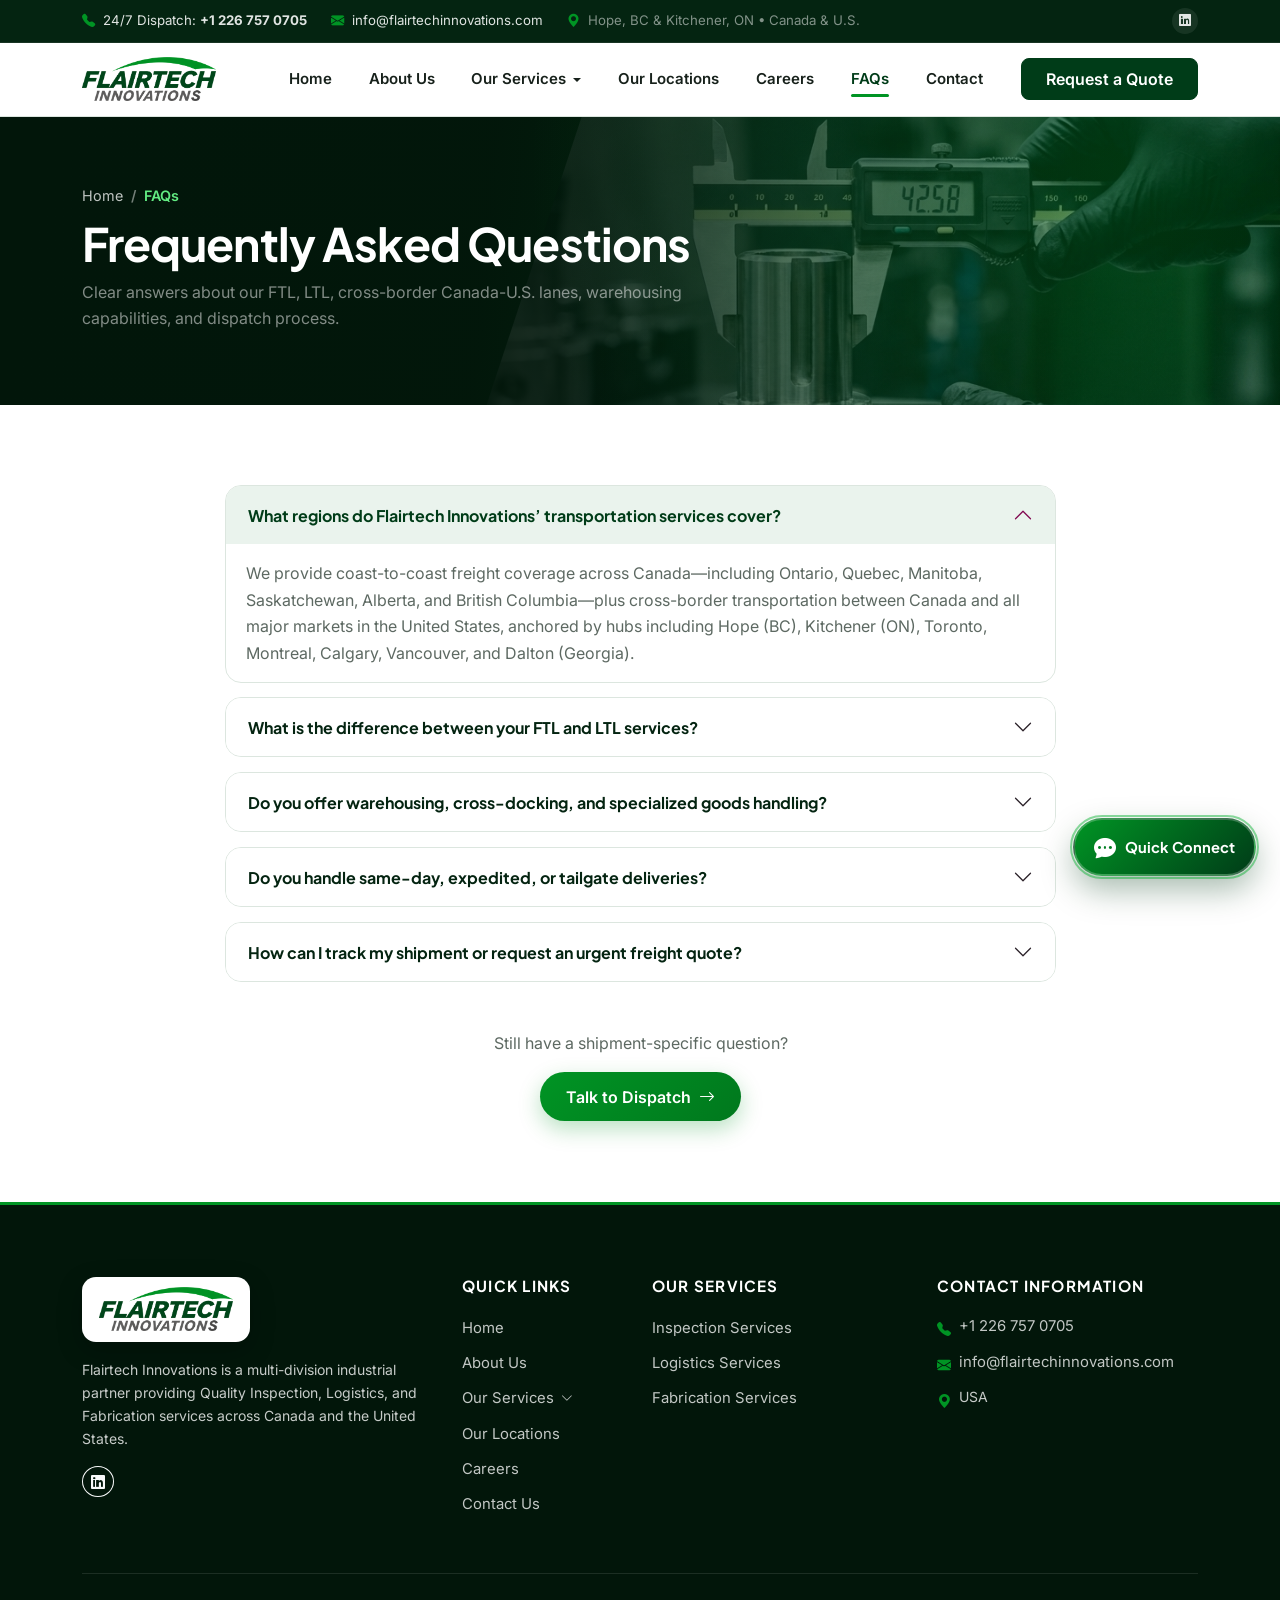
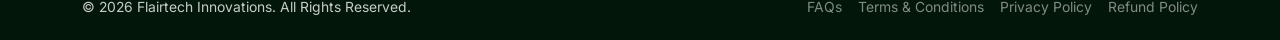
<file: faqs.html>
<!DOCTYPE html>
<html lang="en">
<head>
  <meta charset="UTF-8" />
  <meta name="viewport" content="width=device-width, initial-scale=1.0" />
  <title>FAQs — Flairtech Innovations</title>
  <meta name="description" content="Frequently asked questions about Flairtech Innovations FTL, LTL, cross-border Canada-U.S. shipping, warehousing, tracking, and quoting." />
  <link rel="icon" type="image/png" href="assets/images/flairtech-logo-transparent.png" />
  <link rel="preconnect" href="https://fonts.googleapis.com" />
  <link rel="preconnect" href="https://fonts.gstatic.com" crossorigin />
  <link href="https://fonts.googleapis.com/css2?family=Inter:wght@400;500;600;700&family=JetBrains+Mono:wght@500;600&family=Plus+Jakarta+Sans:ital,wght@0,600;0,700;0,800;1,700;1,800&display=swap" rel="stylesheet" />
  <link href="https://cdn.jsdelivr.net/npm/bootstrap@5.3.3/dist/css/bootstrap.min.css" rel="stylesheet" />
  <link href="https://cdn.jsdelivr.net/npm/bootstrap-icons@1.11.3/font/bootstrap-icons.min.css" rel="stylesheet" />
  <link rel="stylesheet" href="assets/css/style.css" />
</head>
<body>

  <!-- Top Utility Bar -->
  <div class="ft-topbar d-none d-lg-block">
    <div class="container">
      <div class="d-flex justify-content-between align-items-center">
        <div class="d-flex align-items-center gap-4">
          <a href="tel:+12267570705" class="d-inline-flex align-items-center gap-2">
            <i class="bi bi-telephone-fill text-emerald-brand"></i>
            <span>24/7 Dispatch: <strong>+1 226 757 0705</strong></span>
          </a>
          <a href="mailto:info@flairtechinnovations.com" class="d-inline-flex align-items-center gap-2">
            <i class="bi bi-envelope-fill text-emerald-brand"></i>
            <span>info@flairtechinnovations.com</span>
          </a>
          <span class="text-white-50 d-inline-flex align-items-center gap-2">
            <i class="bi bi-geo-alt-fill text-emerald-brand"></i>
            <span>Hope, BC &amp; Kitchener, ON • Canada &amp; U.S.</span>
          </span>
        </div>
        <div class="d-flex align-items-center gap-2">
          <a href="https://www.linkedin.com/" target="_blank" rel="noopener" class="social-dot" aria-label="LinkedIn"><i class="bi bi-linkedin"></i></a>
        </div>
      </div>
    </div>
  </div>

  <!-- Main Navbar -->
  <nav class="navbar navbar-expand-lg ft-navbar sticky-top">
    <div class="container">
      <a class="navbar-brand d-flex align-items-center" href="index.html">
        <img src="assets/images/flairtech-logo-transparent.png" alt="Flairtech Innovations Logo" />
      </a>
      <button class="navbar-toggler border-0 shadow-none" type="button" data-bs-toggle="collapse" data-bs-target="#mainNav" aria-controls="mainNav" aria-expanded="false" aria-label="Toggle navigation">
        <span class="navbar-toggler-icon"></span>
      </button>
      <div class="collapse navbar-collapse" id="mainNav">
        <ul class="navbar-nav ms-auto me-lg-4 mb-2 mb-lg-0 gap-lg-2">
          <li class="nav-item"><a class="nav-link" href="index.html">Home</a></li>
          <li class="nav-item"><a class="nav-link" href="about.html">About Us</a></li>
          <li class="nav-item dropdown">
            <a class="nav-link dropdown-toggle" href="services.html" role="button" data-bs-toggle="dropdown" aria-expanded="false">Our Services</a>
            <ul class="dropdown-menu ft-dropdown-menu">
              <li><a class="dropdown-item ft-dropdown-item" href="inspection-services.html"><span class="ft-dropdown-icon"><i class="bi bi-search"></i></span><span><span class="d-block fw-bold small">Inspection Services</span><span class="d-block text-muted-brand" style="font-size:0.75rem;">Quality Audits & Metrology</span></span></a></li>
              <li><a class="dropdown-item ft-dropdown-item" href="logistics-services.html"><span class="ft-dropdown-icon"><i class="bi bi-truck"></i></span><span><span class="d-block fw-bold small">Logistics Services</span><span class="d-block text-muted-brand" style="font-size:0.75rem;">FTL, LTL & Warehousing</span></span></a></li>
              <li><a class="dropdown-item ft-dropdown-item" href="fabrication-services.html"><span class="ft-dropdown-icon"><i class="bi bi-tools"></i></span><span><span class="d-block fw-bold small">Fabrication Services</span><span class="d-block text-muted-brand" style="font-size:0.75rem;">Custom Metal & Welding</span></span></a></li>
            </ul>
          </li>
          <li class="nav-item"><a class="nav-link" href="locations.html">Our Locations</a></li>
          <li class="nav-item"><a class="nav-link" href="careers.html">Careers</a></li>
          <li class="nav-item"><a class="nav-link active" href="faqs.html">FAQs</a></li>
          <li class="nav-item"><a class="nav-link" href="contact.html">Contact</a></li>
        </ul>
        <div class="d-flex align-items-center gap-2 mt-2 mt-lg-0">
          <a href="contact.html" class="btn btn-ft-forest rounded-3 px-4 py-2">
            Request a Quote
          </a>
        </div>
      </div>
    </div>
  </nav>



  <section class="ft-page-banner">
    <img src="assets/images/inspection.jpg" alt="" class="ft-page-banner-img" aria-hidden="true" />
    <div class="container position-relative" style="z-index:2;">
      <nav aria-label="breadcrumb">
        <ol class="breadcrumb ft-breadcrumb mb-2">
          <li class="breadcrumb-item"><a href="index.html">Home</a></li>
          <li class="breadcrumb-item active" aria-current="page">FAQs</li>
        </ol>
      </nav>
      <h1 class="mb-2">Frequently Asked Questions</h1>
      <p class="text-white-50 mb-0" style="max-width:65ch;">
        Clear answers about our FTL, LTL, cross-border Canada-U.S. lanes, warehousing capabilities, and dispatch process.
      </p>
    </div>
  </section>

  <section class="ft-section">
    <div class="container">
      <div class="row justify-content-center">
        <div class="col-lg-9 reveal">
          <div class="accordion ft-accordion" id="faqAccordion">
            <div class="accordion-item">
              <h2 class="accordion-header">
                <button class="accordion-button" type="button" data-bs-toggle="collapse" data-bs-target="#faq1">
                  What regions do Flairtech Innovations’ transportation services cover?
                </button>
              </h2>
              <div id="faq1" class="accordion-collapse collapse show" data-bs-parent="#faqAccordion">
                <div class="accordion-body text-muted-brand">
                  We provide coast-to-coast freight coverage across Canada—including Ontario, Quebec, Manitoba, Saskatchewan, Alberta, and British Columbia—plus cross-border transportation between Canada and all major markets in the United States, anchored by hubs including Hope (BC), Kitchener (ON), Toronto, Montreal, Calgary, Vancouver, and Dalton (Georgia).
                </div>
              </div>
            </div>

            <div class="accordion-item">
              <h2 class="accordion-header">
                <button class="accordion-button collapsed" type="button" data-bs-toggle="collapse" data-bs-target="#faq2">
                  What is the difference between your FTL and LTL services?
                </button>
              </h2>
              <div id="faq2" class="accordion-collapse collapse" data-bs-parent="#faqAccordion">
                <div class="accordion-body text-muted-brand">
                  <strong>FTL (Full Truck Load)</strong> dedicates an entire trailer to your shipment for direct point-to-point transit, ideal for large or time-critical loads. <strong>LTL (Less-Than-Truckload)</strong> consolidates smaller palletized shipments through our regional terminal network, offering cost-effective rates with real-time track and trace, tailgate options, and hold-for-pickup capabilities.
                </div>
              </div>
            </div>

            <div class="accordion-item">
              <h2 class="accordion-header">
                <button class="accordion-button collapsed" type="button" data-bs-toggle="collapse" data-bs-target="#faq3">
                  Do you offer warehousing, cross-docking, and specialized goods handling?
                </button>
              </h2>
              <div id="faq3" class="accordion-collapse collapse" data-bs-parent="#faqAccordion">
                <div class="accordion-body text-muted-brand">
                  Yes. Our warehousing solutions include storage of palletized and rolled goods, cross-docking, container destuffing, pick and pack fulfillment, hold for pick-up, export packing and crating, and specialized services such as carpet cutting and real-time inventory control.
                </div>
              </div>
            </div>

            <div class="accordion-item">
              <h2 class="accordion-header">
                <button class="accordion-button collapsed" type="button" data-bs-toggle="collapse" data-bs-target="#faq4">
                  Do you handle same-day, expedited, or tailgate deliveries?
                </button>
              </h2>
              <div id="faq4" class="accordion-collapse collapse" data-bs-parent="#faqAccordion">
                <div class="accordion-body text-muted-brand">
                  Yes. We offer same-day and expedited services, dedicated direct drive, and specialized equipment including tailgate delivery upon request for locations without loading docks.
                </div>
              </div>
            </div>

            <div class="accordion-item">
              <h2 class="accordion-header">
                <button class="accordion-button collapsed" type="button" data-bs-toggle="collapse" data-bs-target="#faq5">
                  How can I track my shipment or request an urgent freight quote?
                </button>
              </h2>
              <div id="faq5" class="accordion-collapse collapse" data-bs-parent="#faqAccordion">
                <div class="accordion-body text-muted-brand">
                  Every LTL and FTL load includes real-time track and trace visibility. For urgent dispatch or a custom freight quote, call our 24/7 support desk at <a href="tel:+12267570705" class="fw-bold">+1 226 757 0705</a>, email <a href="mailto:info@flairtechinnovations.com" class="fw-bold">info@flairtechinnovations.com</a>, or submit a request via our <a href="contact.html" class="fw-bold">Contact Page</a>.
                </div>
              </div>
            </div>
          </div>

          <div class="text-center mt-5">
            <p class="text-muted-brand mb-3">Still have a shipment-specific question?</p>
            <a href="contact.html" class="btn btn-ft-primary">Talk to Dispatch <i class="bi bi-arrow-right"></i></a>
          </div>
        </div>
      </div>
    </div>
  </section>

    <!-- Footer -->
  <footer class="ft-footer">
    <div class="container">
      <div class="row g-4">
        <div class="col-lg-4">
          <div class="ft-footer-logo-wrap mb-3">
            <img src="assets/images/flairtech-logo-transparent.png" alt="Flairtech Innovations" />
          </div>
          <p class="small mb-3">
            Flairtech Innovations is a multi-division industrial partner providing Quality Inspection, Logistics, and Fabrication services across Canada and the United States.
          </p>
          <div class="d-flex gap-2">
            <a href="https://www.linkedin.com/" target="_blank" rel="noopener" class="btn btn-sm btn-outline-light rounded-circle" aria-label="LinkedIn"><i class="bi bi-linkedin"></i></a>
          </div>
        </div>

        <div class="col-6 col-lg-2">
          <h6>Quick Links</h6>
          <ul class="ft-footer-links">
            <li><a href="index.html">Home</a></li>
            <li><a href="about.html">About Us</a></li>
            <li>
              <button type="button" class="ft-footer-dropdown-btn" aria-expanded="false">
                <span>Our Services</span>
                <i class="bi bi-chevron-down"></i>
              </button>
              <ul class="ft-footer-submenu">
                <li><a href="inspection-services.html">Inspection Services</a></li>
                <li><a href="logistics-services.html">Logistics Services</a></li>
                <li><a href="fabrication-services.html">Fabrication Services</a></li>
              </ul>
            </li>
            <li><a href="locations.html">Our Locations</a></li>
            <li><a href="careers.html">Careers</a></li>
            <li><a href="contact.html">Contact Us</a></li>
          </ul>
        </div>

        <div class="col-6 col-lg-3">
          <h6>Our Services</h6>
          <ul class="ft-footer-links">
            <li><a href="inspection-services.html">Inspection Services</a></li>
            <li><a href="logistics-services.html">Logistics Services</a></li>
            <li><a href="fabrication-services.html">Fabrication Services</a></li>
          </ul>
        </div>

        <div class="col-lg-3">
          <h6>Contact Information</h6>
          <ul class="ft-footer-links small">
            <li class="d-flex gap-2"><i class="bi bi-telephone-fill text-emerald-brand mt-1"></i> <a href="tel:+12267570705">+1 226 757 0705</a></li>
            <li class="d-flex gap-2"><i class="bi bi-envelope-fill text-emerald-brand mt-1"></i> <a href="mailto:info@flairtechinnovations.com">info@flairtechinnovations.com</a></li>
            <li class="d-flex gap-2"><i class="bi bi-geo-alt-fill text-emerald-brand mt-1"></i> <span>USA</span></li>
          </ul>
        </div>
      </div>

      <div class="ft-footer-bottom d-flex flex-wrap justify-content-between align-items-center gap-3">
        <div>© 2026 Flairtech Innovations. All Rights Reserved.</div>
        <div class="d-flex flex-wrap gap-3">
          <a href="faqs.html" class="text-white-50">FAQs</a>
          <a href="legal.html#terms" class="text-white-50">Terms &amp; Conditions</a>
          <a href="legal.html#privacy" class="text-white-50">Privacy Policy</a>
          <a href="legal.html#refund" class="text-white-50">Refund Policy</a>
        </div>
      </div>
    </div>
  </footer>

  <script src="https://cdn.jsdelivr.net/npm/bootstrap@5.3.3/dist/js/bootstrap.bundle.min.js"></script>
  <script src="assets/js/main.js"></script>
</body>
</html>
</file>
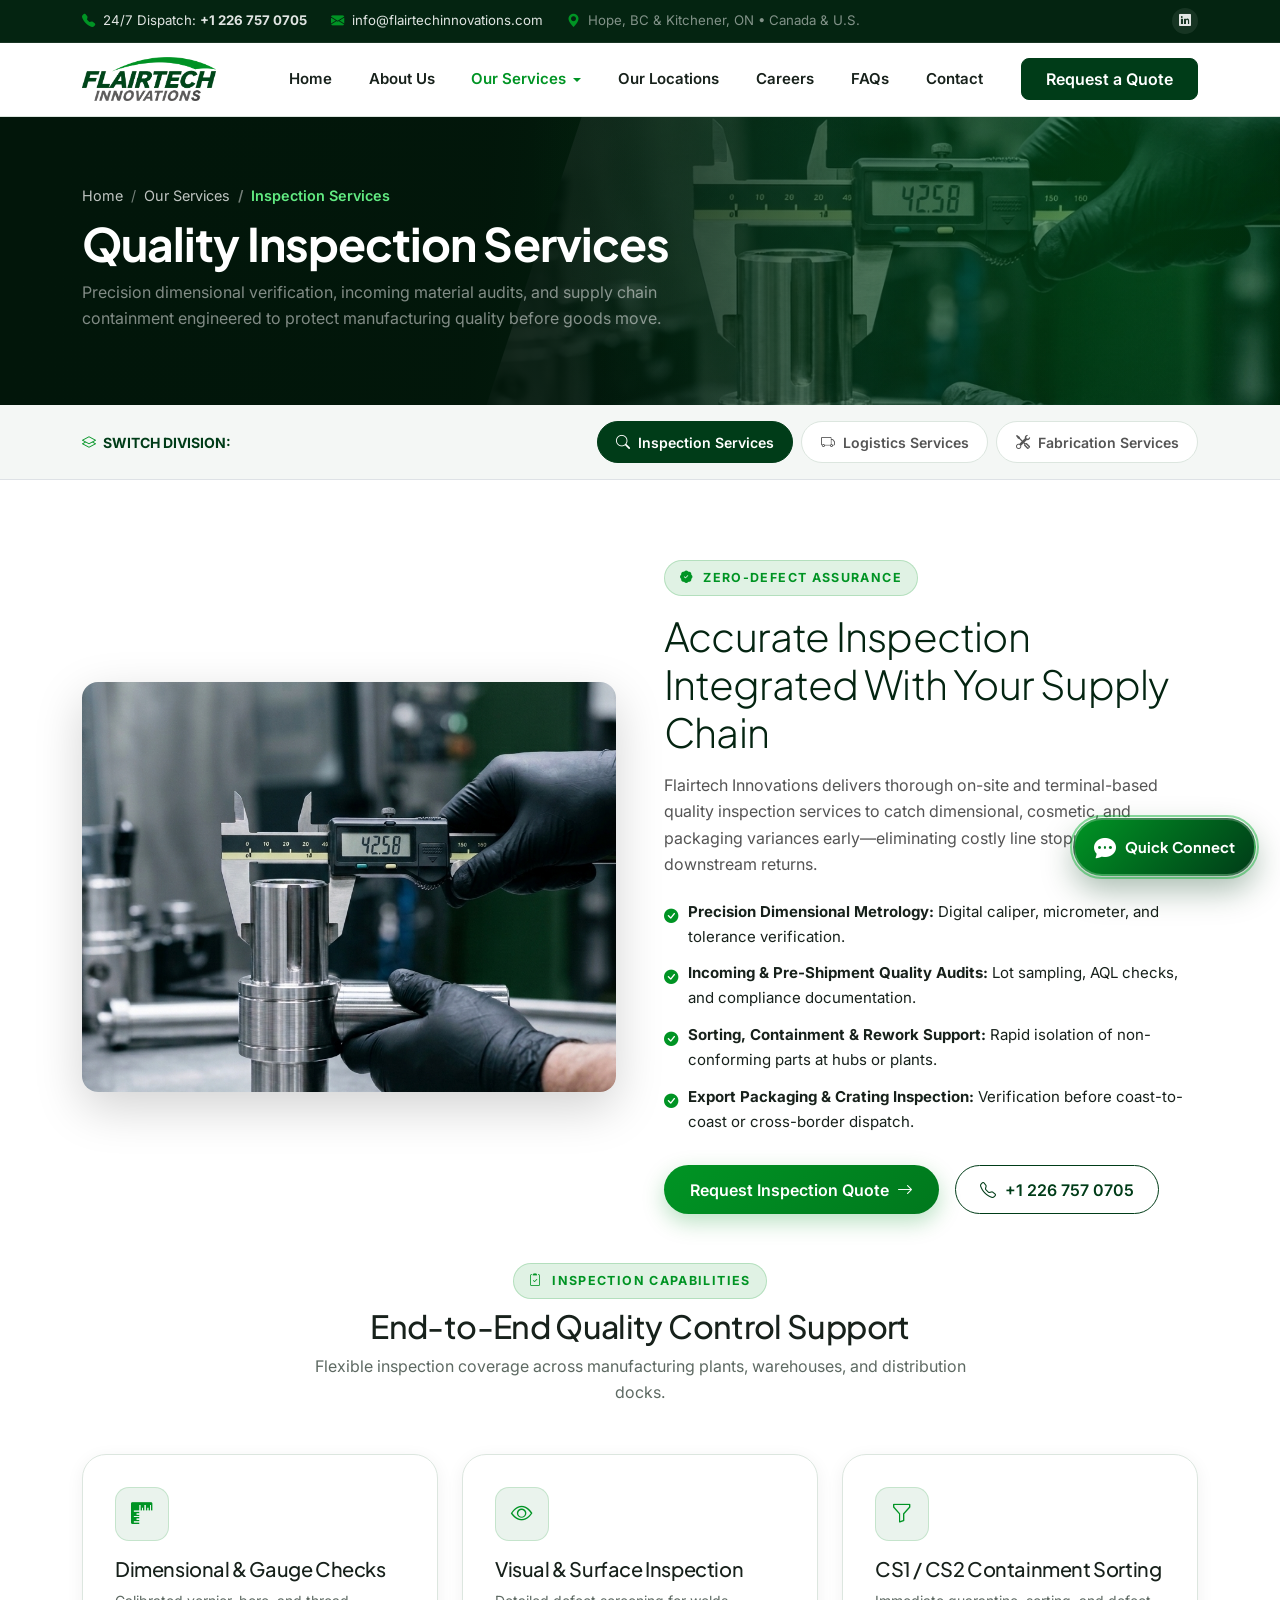
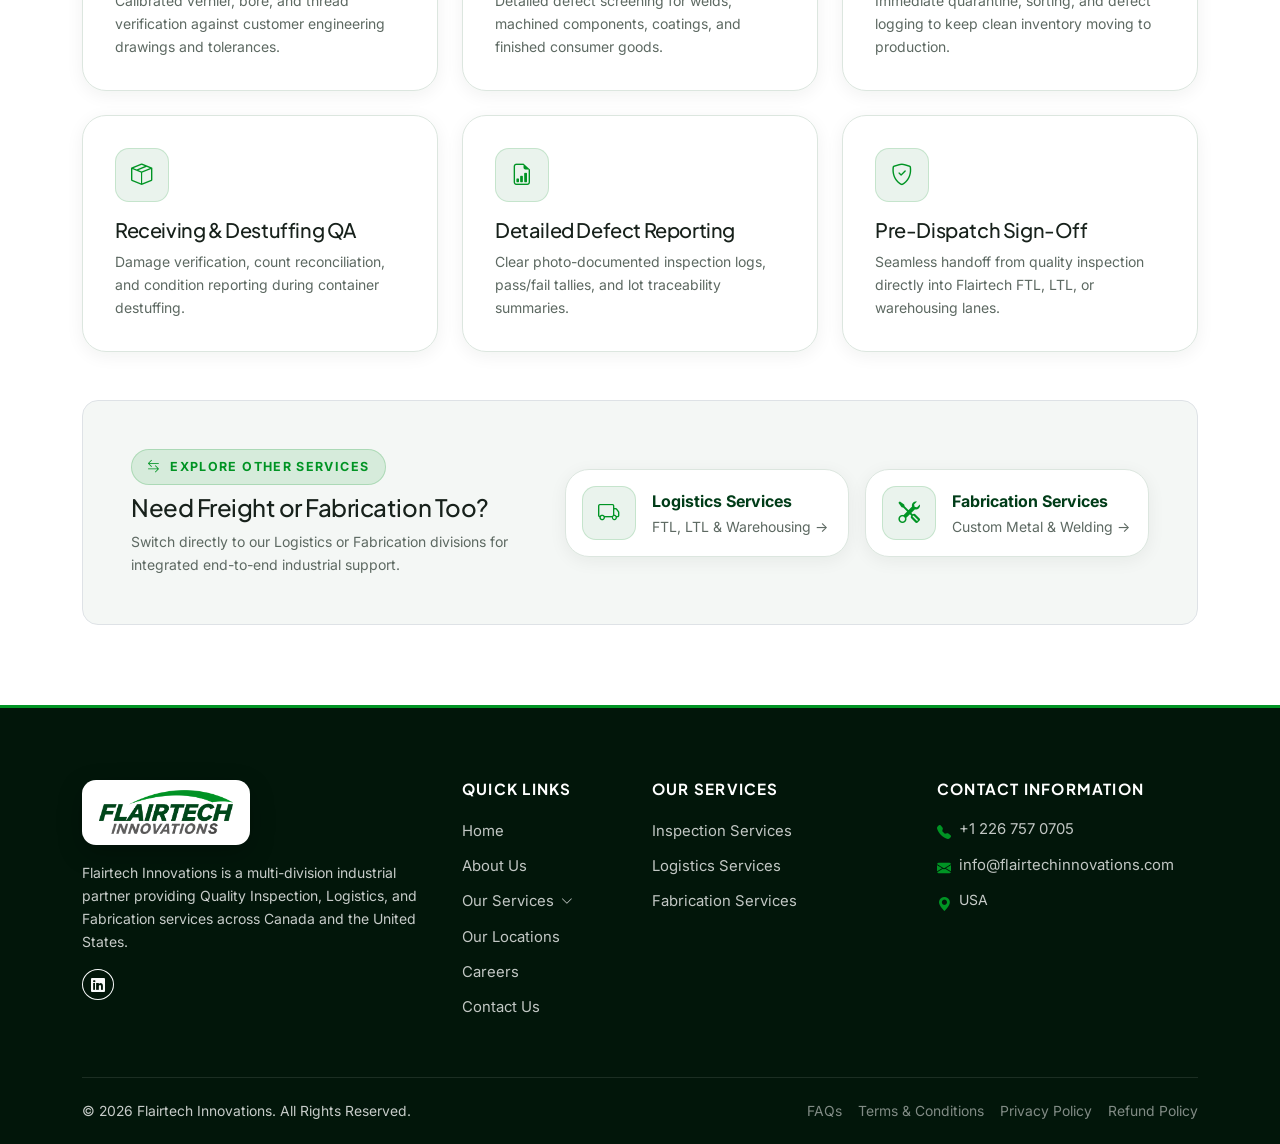
<file: inspection-services.html>
<!DOCTYPE html>
<html lang="en">
<head>
  <meta charset="UTF-8" />
  <meta name="viewport" content="width=device-width, initial-scale=1.0" />
  <title>Inspection Services — Flairtech Innovations</title>
  <meta name="description" content="Precision Quality Inspection Services by Flairtech Innovations — dimensional inspection, incoming/pre-shipment audits, containment, and supply chain QA." />
  <link rel="icon" type="image/png" href="assets/images/flairtech-logo-transparent.png" />
  <link rel="preconnect" href="https://fonts.googleapis.com" />
  <link rel="preconnect" href="https://fonts.gstatic.com" crossorigin />
  <link href="https://fonts.googleapis.com/css2?family=Inter:wght@400;500;600;700&family=JetBrains+Mono:wght@500;600&family=Plus+Jakarta+Sans:ital,wght@0,600;0,700;0,800;1,700;1,800&display=swap" rel="stylesheet" />
  <link href="https://cdn.jsdelivr.net/npm/bootstrap@5.3.3/dist/css/bootstrap.min.css" rel="stylesheet" />
  <link href="https://cdn.jsdelivr.net/npm/bootstrap-icons@1.11.3/font/bootstrap-icons.min.css" rel="stylesheet" />
  <link rel="stylesheet" href="assets/css/style.css" />
</head>
<body>

  <!-- Top Utility Bar -->
  <div class="ft-topbar d-none d-lg-block">
    <div class="container">
      <div class="d-flex justify-content-between align-items-center">
        <div class="d-flex align-items-center gap-4">
          <a href="tel:+12267570705" class="d-inline-flex align-items-center gap-2"><i class="bi bi-telephone-fill text-emerald-brand"></i><span>24/7 Dispatch: <strong>+1 226 757 0705</strong></span></a>
          <a href="mailto:info@flairtechinnovations.com" class="d-inline-flex align-items-center gap-2"><i class="bi bi-envelope-fill text-emerald-brand"></i><span>info@flairtechinnovations.com</span></a>
          <span class="text-white-50 d-inline-flex align-items-center gap-2"><i class="bi bi-geo-alt-fill text-emerald-brand"></i><span>Hope, BC &amp; Kitchener, ON • Canada &amp; U.S.</span></span>
        </div>
        <div class="d-flex align-items-center gap-2">
          <a href="https://www.linkedin.com/" target="_blank" rel="noopener" class="social-dot" aria-label="LinkedIn"><i class="bi bi-linkedin"></i></a>
        </div>
      </div>
    </div>
  </div>

  <!-- Main Navbar -->
  <nav class="navbar navbar-expand-lg ft-navbar sticky-top">
    <div class="container">
      <a class="navbar-brand d-flex align-items-center" href="index.html">
        <img src="assets/images/flairtech-logo-transparent.png" alt="Flairtech Innovations Logo" />
      </a>
      <button class="navbar-toggler border-0 shadow-none" type="button" data-bs-toggle="collapse" data-bs-target="#mainNav" aria-controls="mainNav" aria-expanded="false" aria-label="Toggle navigation">
        <span class="navbar-toggler-icon"></span>
      </button>
      <div class="collapse navbar-collapse" id="mainNav">
        <ul class="navbar-nav ms-auto me-lg-4 mb-2 mb-lg-0 gap-lg-2">
          <li class="nav-item"><a class="nav-link" href="index.html">Home</a></li>
          <li class="nav-item"><a class="nav-link" href="about.html">About Us</a></li>
          <li class="nav-item dropdown">
            <a class="nav-link dropdown-toggle active" href="services.html" role="button" data-bs-toggle="dropdown" aria-expanded="false">Our Services</a>
            <ul class="dropdown-menu ft-dropdown-menu">
              <li><a class="dropdown-item ft-dropdown-item active" href="inspection-services.html"><span class="ft-dropdown-icon"><i class="bi bi-search"></i></span><span><span class="d-block fw-bold small">Inspection Services</span><span class="d-block text-muted-brand" style="font-size:0.75rem;">Quality Audits & Metrology</span></span></a></li>
              <li><a class="dropdown-item ft-dropdown-item" href="logistics-services.html"><span class="ft-dropdown-icon"><i class="bi bi-truck"></i></span><span><span class="d-block fw-bold small">Logistics Services</span><span class="d-block text-muted-brand" style="font-size:0.75rem;">FTL, LTL & Warehousing</span></span></a></li>
              <li><a class="dropdown-item ft-dropdown-item" href="fabrication-services.html"><span class="ft-dropdown-icon"><i class="bi bi-tools"></i></span><span><span class="d-block fw-bold small">Fabrication Services</span><span class="d-block text-muted-brand" style="font-size:0.75rem;">Custom Metal & Welding</span></span></a></li>
            </ul>
          </li>
          <li class="nav-item"><a class="nav-link" href="locations.html">Our Locations</a></li>
          <li class="nav-item"><a class="nav-link" href="careers.html">Careers</a></li>
          <li class="nav-item"><a class="nav-link" href="faqs.html">FAQs</a></li>
          <li class="nav-item"><a class="nav-link" href="contact.html">Contact</a></li>
        </ul>
        <div class="d-flex align-items-center gap-2 mt-2 mt-lg-0">
          <a href="contact.html?service=Inspection+Services" class="btn btn-ft-forest rounded-3 px-4 py-2">Request a Quote</a>
        </div>
      </div>
    </div>
  </nav>

  <!-- Page Banner -->
  <section class="ft-page-banner">
    <img src="assets/images/inspection.jpg" alt="" class="ft-page-banner-img" aria-hidden="true" />
    <div class="container position-relative" style="z-index:2;">
      <nav aria-label="breadcrumb">
        <ol class="breadcrumb ft-breadcrumb mb-2">
          <li class="breadcrumb-item"><a href="index.html">Home</a></li>
          <li class="breadcrumb-item"><a href="services.html">Our Services</a></li>
          <li class="breadcrumb-item active" aria-current="page">Inspection Services</li>
        </ol>
      </nav>
      <h1 class="mb-2">Quality Inspection Services</h1>
      <p class="text-white-50 mb-0" style="max-width:65ch;">
        Precision dimensional verification, incoming material audits, and supply chain containment engineered to protect manufacturing quality before goods move.
      </p>
    </div>
  </section>

  <!-- Quick Division Switcher Bar -->
  <div class="bg-surface border-bottom py-3">
    <div class="container">
      <div class="d-flex flex-wrap align-items-center justify-content-between gap-2">
        <span class="small fw-bold text-forest text-uppercase"><i class="bi bi-layers me-1 text-emerald-brand"></i> Switch Division:</span>
        <div class="d-flex flex-wrap gap-2">
          <a href="inspection-services.html" class="ft-filter-btn active"><i class="bi bi-search me-1"></i> Inspection Services</a>
          <a href="logistics-services.html" class="ft-filter-btn"><i class="bi bi-truck me-1"></i> Logistics Services</a>
          <a href="fabrication-services.html" class="ft-filter-btn"><i class="bi bi-tools me-1"></i> Fabrication Services</a>
        </div>
      </div>
    </div>
  </div>

  <!-- Inspection Services Overview -->
  <section class="ft-section">
    <div class="container">
      <div class="row align-items-center g-5 mb-5">
        <div class="col-lg-6 reveal">
          <img src="assets/images/inspection.jpg" alt="Precision Digital Caliper Quality Inspection" class="img-fluid rounded-4 shadow-lg w-100" style="height: 410px; object-fit: cover;" />
        </div>
        <div class="col-lg-6 reveal">
          <span class="brand-kicker mb-3"><i class="bi bi-patch-check-fill"></i> Zero-Defect Assurance</span>
          <h2 class="display-6 mb-3">Accurate Inspection Integrated With Your Supply Chain</h2>
          <p class="text-slate-brand mb-3">
            Flairtech Innovations delivers thorough on-site and terminal-based quality inspection services to catch dimensional, cosmetic, and packaging variances early—eliminating costly line stoppages and downstream returns.
          </p>
          <ul class="ft-check-list mb-4">
            <li><i class="bi bi-check-circle-fill"></i><span><strong>Precision Dimensional Metrology:</strong> Digital caliper, micrometer, and tolerance verification.</span></li>
            <li><i class="bi bi-check-circle-fill"></i><span><strong>Incoming &amp; Pre-Shipment Quality Audits:</strong> Lot sampling, AQL checks, and compliance documentation.</span></li>
            <li><i class="bi bi-check-circle-fill"></i><span><strong>Sorting, Containment &amp; Rework Support:</strong> Rapid isolation of non-conforming parts at hubs or plants.</span></li>
            <li><i class="bi bi-check-circle-fill"></i><span><strong>Export Packaging &amp; Crating Inspection:</strong> Verification before coast-to-coast or cross-border dispatch.</span></li>
          </ul>
          <div class="d-flex flex-wrap gap-3">
            <a href="contact.html?service=Inspection+Services" class="btn btn-ft-primary">Request Inspection Quote <i class="bi bi-arrow-right"></i></a>
            <a href="tel:+12267570705" class="btn btn-ft-outline"><i class="bi bi-telephone"></i> +1 226 757 0705</a>
          </div>
        </div>
      </div>

      <!-- 6 Core Inspection Capabilities -->
      <div class="text-center mx-auto mb-5 reveal" style="max-width:680px;">
        <span class="brand-kicker mb-2"><i class="bi bi-clipboard2-check"></i> Inspection Capabilities</span>
        <h2 class="h2 mb-2">End-to-End Quality Control Support</h2>
        <p class="text-muted-brand mb-0">Flexible inspection coverage across manufacturing plants, warehouses, and distribution docks.</p>
      </div>

      <div class="row g-4 mb-5">
        <div class="col-md-6 col-lg-4 reveal">
          <div class="ft-card">
            <div class="ft-icon-box mb-3"><i class="bi bi-rulers"></i></div>
            <h4 class="h5">Dimensional &amp; Gauge Checks</h4>
            <p class="small text-muted-brand mb-0">Calibrated vernier, bore, and thread verification against customer engineering drawings and tolerances.</p>
          </div>
        </div>
        <div class="col-md-6 col-lg-4 reveal">
          <div class="ft-card">
            <div class="ft-icon-box mb-3"><i class="bi bi-eye"></i></div>
            <h4 class="h5">Visual &amp; Surface Inspection</h4>
            <p class="small text-muted-brand mb-0">Detailed defect screening for welds, machined components, coatings, and finished consumer goods.</p>
          </div>
        </div>
        <div class="col-md-6 col-lg-4 reveal">
          <div class="ft-card">
            <div class="ft-icon-box mb-3"><i class="bi bi-funnel"></i></div>
            <h4 class="h5">CS1 / CS2 Containment Sorting</h4>
            <p class="small text-muted-brand mb-0">Immediate quarantine, sorting, and defect logging to keep clean inventory moving to production.</p>
          </div>
        </div>
        <div class="col-md-6 col-lg-4 reveal">
          <div class="ft-card">
            <div class="ft-icon-box mb-3"><i class="bi bi-box-seam"></i></div>
            <h4 class="h5">Receiving &amp; Destuffing QA</h4>
            <p class="small text-muted-brand mb-0">Damage verification, count reconciliation, and condition reporting during container destuffing.</p>
          </div>
        </div>
        <div class="col-md-6 col-lg-4 reveal">
          <div class="ft-card">
            <div class="ft-icon-box mb-3"><i class="bi bi-file-earmark-bar-graph"></i></div>
            <h4 class="h5">Detailed Defect Reporting</h4>
            <p class="small text-muted-brand mb-0">Clear photo-documented inspection logs, pass/fail tallies, and lot traceability summaries.</p>
          </div>
        </div>
        <div class="col-md-6 col-lg-4 reveal">
          <div class="ft-card">
            <div class="ft-icon-box mb-3"><i class="bi bi-shield-check"></i></div>
            <h4 class="h5">Pre-Dispatch Sign-Off</h4>
            <p class="small text-muted-brand mb-0">Seamless handoff from quality inspection directly into Flairtech FTL, LTL, or warehousing lanes.</p>
          </div>
        </div>
      </div>

      <!-- Explore Other Divisions -->
      <div class="p-4 p-md-5 rounded-4 bg-surface border reveal">
        <div class="row align-items-center g-4">
          <div class="col-lg-5">
            <span class="brand-kicker mb-2"><i class="bi bi-arrow-left-right"></i> Explore Other Services</span>
            <h3 class="h4 mb-2">Need Freight or Fabrication Too?</h3>
            <p class="small text-muted-brand mb-0">Switch directly to our Logistics or Fabrication divisions for integrated end-to-end industrial support.</p>
          </div>
          <div class="col-lg-7">
            <div class="row g-3">
              <div class="col-sm-6">
                <a href="logistics-services.html" class="ft-card p-3 d-flex align-items-center gap-3 text-decoration-none">
                  <span class="ft-icon-box"><i class="bi bi-truck"></i></span>
                  <div>
                    <div class="fw-bold text-forest">Logistics Services</div>
                    <div class="small text-muted-brand">FTL, LTL &amp; Warehousing →</div>
                  </div>
                </a>
              </div>
              <div class="col-sm-6">
                <a href="fabrication-services.html" class="ft-card p-3 d-flex align-items-center gap-3 text-decoration-none">
                  <span class="ft-icon-box"><i class="bi bi-tools"></i></span>
                  <div>
                    <div class="fw-bold text-forest">Fabrication Services</div>
                    <div class="small text-muted-brand">Custom Metal &amp; Welding →</div>
                  </div>
                </a>
              </div>
            </div>
          </div>
        </div>
      </div>
    </div>
  </section>

  <!-- Footer -->
  <footer class="ft-footer">
    <div class="container">
      <div class="row g-4">
        <div class="col-lg-4">
          <div class="ft-footer-logo-wrap mb-3">
            <img src="assets/images/flairtech-logo-transparent.png" alt="Flairtech Innovations" />
          </div>
          <p class="small mb-3">
            Flairtech Innovations is a multi-division industrial partner providing Quality Inspection, Logistics, and Fabrication services across Canada and the United States.
          </p>
          <div class="d-flex gap-2">
            <a href="https://www.linkedin.com/" target="_blank" rel="noopener" class="btn btn-sm btn-outline-light rounded-circle" aria-label="LinkedIn"><i class="bi bi-linkedin"></i></a>
          </div>
        </div>

        <div class="col-6 col-lg-2">
          <h6>Quick Links</h6>
          <ul class="ft-footer-links">
            <li><a href="index.html">Home</a></li>
            <li><a href="about.html">About Us</a></li>
            <li>
              <button type="button" class="ft-footer-dropdown-btn" aria-expanded="false">
                <span>Our Services</span>
                <i class="bi bi-chevron-down"></i>
              </button>
              <ul class="ft-footer-submenu">
                <li><a href="inspection-services.html">Inspection Services</a></li>
                <li><a href="logistics-services.html">Logistics Services</a></li>
                <li><a href="fabrication-services.html">Fabrication Services</a></li>
              </ul>
            </li>
            <li><a href="locations.html">Our Locations</a></li>
            <li><a href="careers.html">Careers</a></li>
            <li><a href="contact.html">Contact Us</a></li>
          </ul>
        </div>

        <div class="col-6 col-lg-3">
          <h6>Our Services</h6>
          <ul class="ft-footer-links">
            <li><a href="inspection-services.html">Inspection Services</a></li>
            <li><a href="logistics-services.html">Logistics Services</a></li>
            <li><a href="fabrication-services.html">Fabrication Services</a></li>
          </ul>
        </div>

        <div class="col-lg-3">
          <h6>Contact Information</h6>
          <ul class="ft-footer-links small">
            <li class="d-flex gap-2"><i class="bi bi-telephone-fill text-emerald-brand mt-1"></i> <a href="tel:+12267570705">+1 226 757 0705</a></li>
            <li class="d-flex gap-2"><i class="bi bi-envelope-fill text-emerald-brand mt-1"></i> <a href="mailto:info@flairtechinnovations.com">info@flairtechinnovations.com</a></li>
            <li class="d-flex gap-2"><i class="bi bi-geo-alt-fill text-emerald-brand mt-1"></i> <span>USA</span></li>
          </ul>
        </div>
      </div>

      <div class="ft-footer-bottom d-flex flex-wrap justify-content-between align-items-center gap-3">
        <div>© 2026 Flairtech Innovations. All Rights Reserved.</div>
        <div class="d-flex flex-wrap gap-3">
          <a href="faqs.html" class="text-white-50">FAQs</a>
          <a href="legal.html#terms" class="text-white-50">Terms &amp; Conditions</a>
          <a href="legal.html#privacy" class="text-white-50">Privacy Policy</a>
          <a href="legal.html#refund" class="text-white-50">Refund Policy</a>
        </div>
      </div>
    </div>
  </footer>

  <script src="https://cdn.jsdelivr.net/npm/bootstrap@5.3.3/dist/js/bootstrap.bundle.min.js"></script>
  <script src="assets/js/main.js"></script>
</body>
</html>
</file>
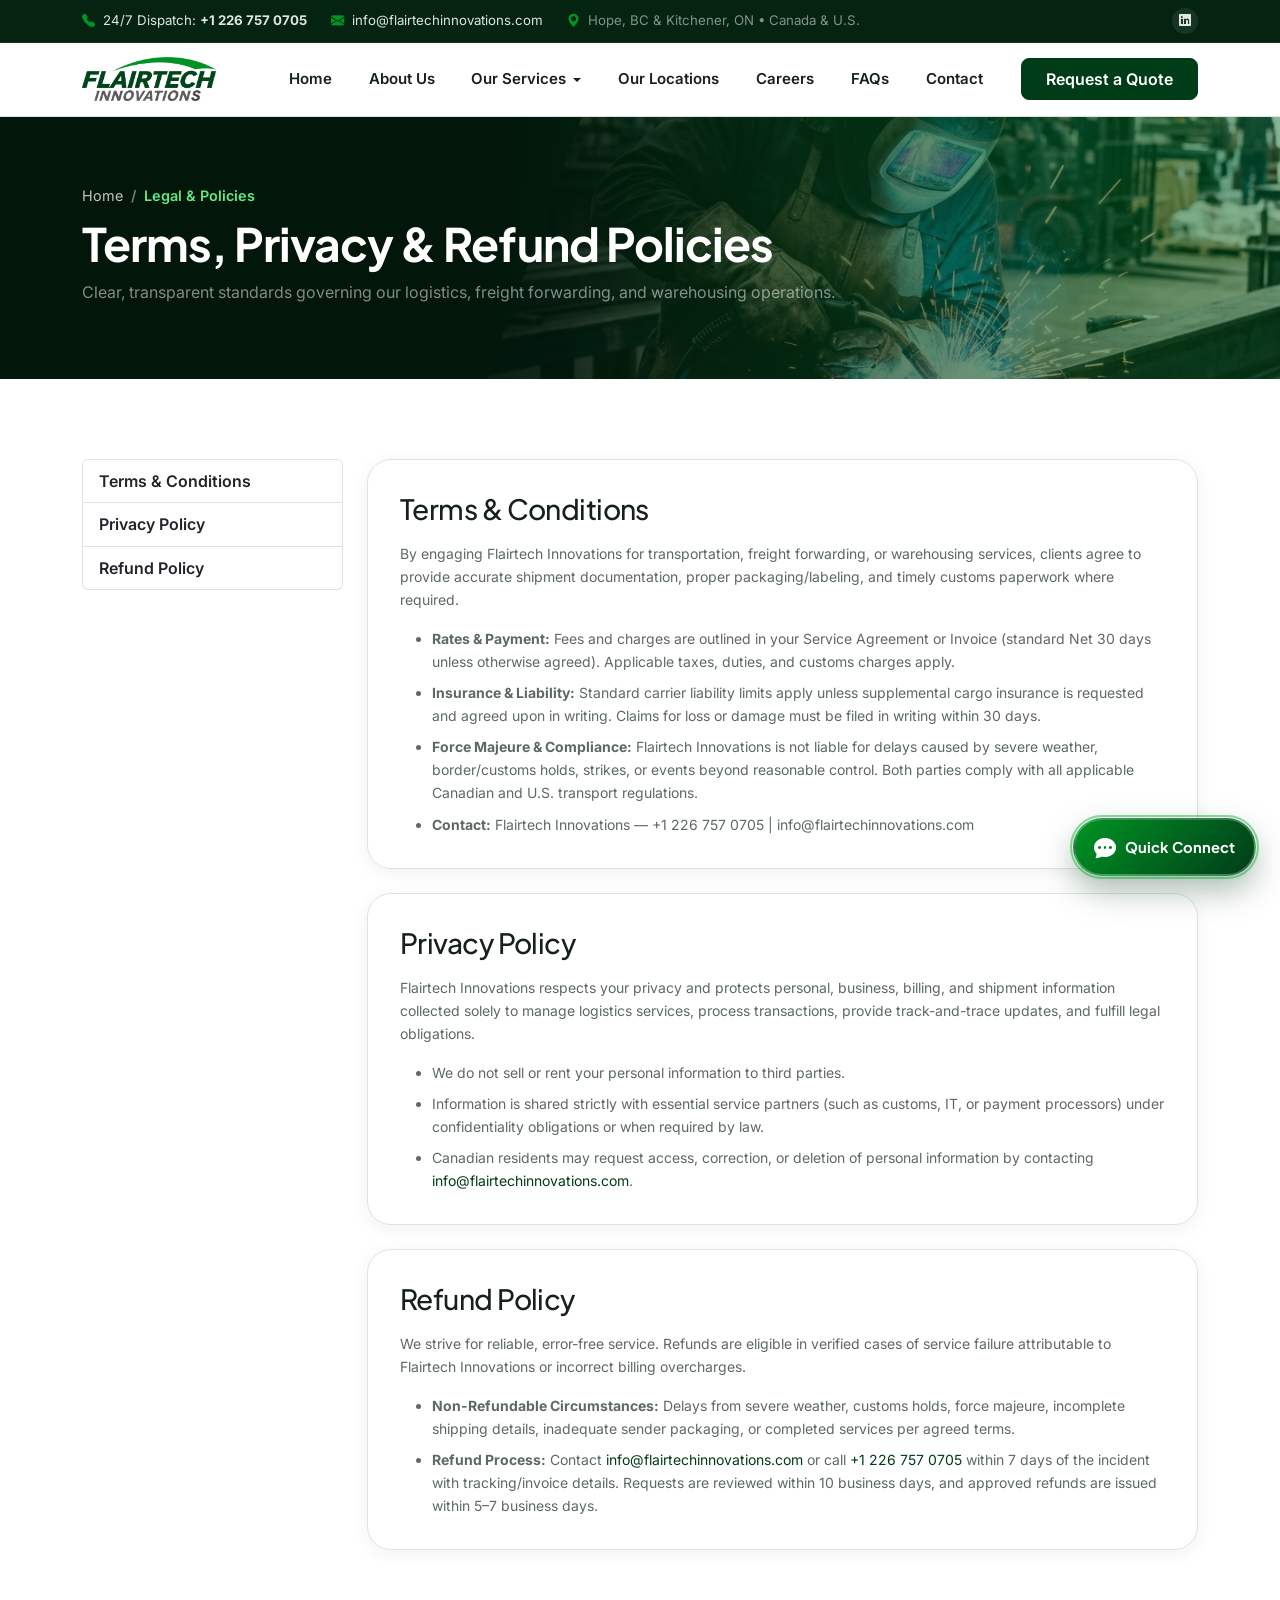
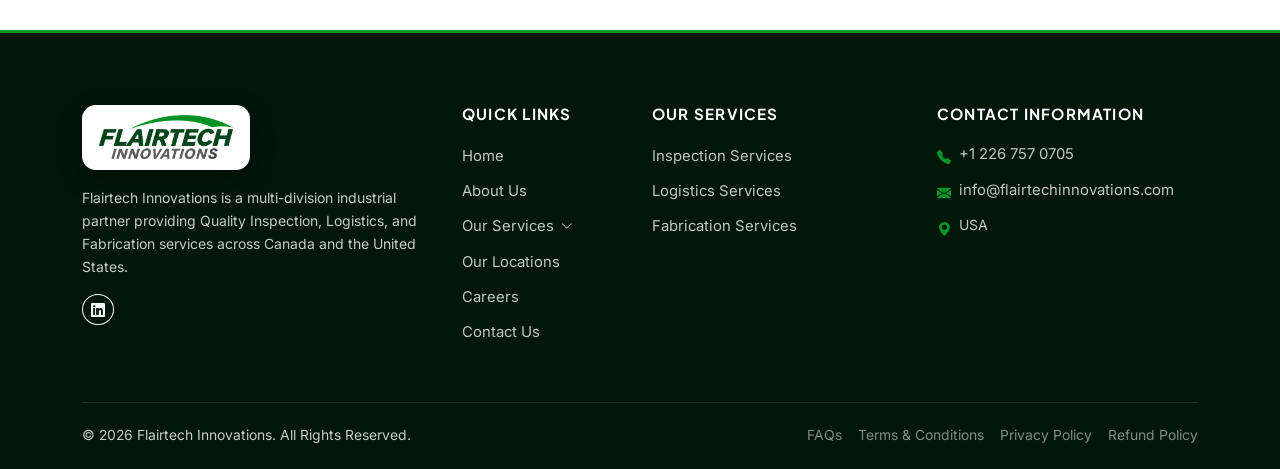
<file: legal.html>
<!DOCTYPE html>
<html lang="en">
<head>
  <meta charset="UTF-8" />
  <meta name="viewport" content="width=device-width, initial-scale=1.0" />
  <title>Policies &amp; Terms — Flairtech Innovations</title>
  <meta name="description" content="Terms & Conditions, Privacy Policy, and Refund Policy for Flairtech Innovations transportation and warehousing services." />
  <link rel="icon" type="image/png" href="assets/images/flairtech-logo-transparent.png" />
  <link rel="preconnect" href="https://fonts.googleapis.com" />
  <link rel="preconnect" href="https://fonts.gstatic.com" crossorigin />
  <link href="https://fonts.googleapis.com/css2?family=Inter:wght@400;500;600;700&family=JetBrains+Mono:wght@500;600&family=Plus+Jakarta+Sans:ital,wght@0,600;0,700;0,800;1,700;1,800&display=swap" rel="stylesheet" />
  <link href="https://cdn.jsdelivr.net/npm/bootstrap@5.3.3/dist/css/bootstrap.min.css" rel="stylesheet" />
  <link href="https://cdn.jsdelivr.net/npm/bootstrap-icons@1.11.3/font/bootstrap-icons.min.css" rel="stylesheet" />
  <link rel="stylesheet" href="assets/css/style.css" />
</head>
<body>

  <!-- Top Utility Bar -->
  <div class="ft-topbar d-none d-lg-block">
    <div class="container">
      <div class="d-flex justify-content-between align-items-center">
        <div class="d-flex align-items-center gap-4">
          <a href="tel:+12267570705" class="d-inline-flex align-items-center gap-2">
            <i class="bi bi-telephone-fill text-emerald-brand"></i>
            <span>24/7 Dispatch: <strong>+1 226 757 0705</strong></span>
          </a>
          <a href="mailto:info@flairtechinnovations.com" class="d-inline-flex align-items-center gap-2">
            <i class="bi bi-envelope-fill text-emerald-brand"></i>
            <span>info@flairtechinnovations.com</span>
          </a>
          <span class="text-white-50 d-inline-flex align-items-center gap-2">
            <i class="bi bi-geo-alt-fill text-emerald-brand"></i>
            <span>Hope, BC &amp; Kitchener, ON • Canada &amp; U.S.</span>
          </span>
        </div>
        <div class="d-flex align-items-center gap-2">
          <a href="https://www.linkedin.com/" target="_blank" rel="noopener" class="social-dot" aria-label="LinkedIn"><i class="bi bi-linkedin"></i></a>
        </div>
      </div>
    </div>
  </div>

  <!-- Main Navbar -->
  <nav class="navbar navbar-expand-lg ft-navbar sticky-top">
    <div class="container">
      <a class="navbar-brand d-flex align-items-center" href="index.html">
        <img src="assets/images/flairtech-logo-transparent.png" alt="Flairtech Innovations Logo" />
      </a>
      <button class="navbar-toggler border-0 shadow-none" type="button" data-bs-toggle="collapse" data-bs-target="#mainNav" aria-controls="mainNav" aria-expanded="false" aria-label="Toggle navigation">
        <span class="navbar-toggler-icon"></span>
      </button>
      <div class="collapse navbar-collapse" id="mainNav">
        <ul class="navbar-nav ms-auto me-lg-4 mb-2 mb-lg-0 gap-lg-2">
          <li class="nav-item"><a class="nav-link" href="index.html">Home</a></li>
          <li class="nav-item"><a class="nav-link" href="about.html">About Us</a></li>
          <li class="nav-item dropdown">
            <a class="nav-link dropdown-toggle" href="services.html" role="button" data-bs-toggle="dropdown" aria-expanded="false">Our Services</a>
            <ul class="dropdown-menu ft-dropdown-menu">
              <li><a class="dropdown-item ft-dropdown-item" href="inspection-services.html"><span class="ft-dropdown-icon"><i class="bi bi-search"></i></span><span><span class="d-block fw-bold small">Inspection Services</span><span class="d-block text-muted-brand" style="font-size:0.75rem;">Quality Audits & Metrology</span></span></a></li>
              <li><a class="dropdown-item ft-dropdown-item" href="logistics-services.html"><span class="ft-dropdown-icon"><i class="bi bi-truck"></i></span><span><span class="d-block fw-bold small">Logistics Services</span><span class="d-block text-muted-brand" style="font-size:0.75rem;">FTL, LTL & Warehousing</span></span></a></li>
              <li><a class="dropdown-item ft-dropdown-item" href="fabrication-services.html"><span class="ft-dropdown-icon"><i class="bi bi-tools"></i></span><span><span class="d-block fw-bold small">Fabrication Services</span><span class="d-block text-muted-brand" style="font-size:0.75rem;">Custom Metal & Welding</span></span></a></li>
            </ul>
          </li>
          <li class="nav-item"><a class="nav-link" href="locations.html">Our Locations</a></li>
          <li class="nav-item"><a class="nav-link" href="careers.html">Careers</a></li>
          <li class="nav-item"><a class="nav-link" href="faqs.html">FAQs</a></li>
          <li class="nav-item"><a class="nav-link" href="contact.html">Contact</a></li>
        </ul>
        <div class="d-flex align-items-center gap-2 mt-2 mt-lg-0">
          <a href="contact.html" class="btn btn-ft-forest rounded-3 px-4 py-2">
            Request a Quote
          </a>
        </div>
      </div>
    </div>
  </nav>



  <section class="ft-page-banner">
    <img src="assets/images/fabrication.jpg" alt="" class="ft-page-banner-img" aria-hidden="true" />
    <div class="container position-relative" style="z-index:2;">
      <nav aria-label="breadcrumb">
        <ol class="breadcrumb ft-breadcrumb mb-2">
          <li class="breadcrumb-item"><a href="index.html">Home</a></li>
          <li class="breadcrumb-item active" aria-current="page">Legal &amp; Policies</li>
        </ol>
      </nav>
      <h1 class="mb-2">Terms, Privacy &amp; Refund Policies</h1>
      <p class="text-white-50 mb-0">Clear, transparent standards governing our logistics, freight forwarding, and warehousing operations.</p>
    </div>
  </section>

  <section class="ft-section">
    <div class="container">
      <div class="row g-4">
        <div class="col-lg-3">
          <div class="list-group sticky-top" style="top: 96px;">
            <a href="#terms" class="list-group-item list-group-item-action fw-semibold">Terms &amp; Conditions</a>
            <a href="#privacy" class="list-group-item list-group-item-action fw-semibold">Privacy Policy</a>
            <a href="#refund" class="list-group-item list-group-item-action fw-semibold">Refund Policy</a>
          </div>
        </div>
        <div class="col-lg-9 d-grid gap-4">
          <div id="terms" class="ft-card">
            <h2 class="h3 mb-3">Terms &amp; Conditions</h2>
            <p class="small text-muted-brand">By engaging Flairtech Innovations for transportation, freight forwarding, or warehousing services, clients agree to provide accurate shipment documentation, proper packaging/labeling, and timely customs paperwork where required.</p>
            <ul class="small text-muted-brand mb-0">
              <li class="mb-2"><strong>Rates &amp; Payment:</strong> Fees and charges are outlined in your Service Agreement or Invoice (standard Net 30 days unless otherwise agreed). Applicable taxes, duties, and customs charges apply.</li>
              <li class="mb-2"><strong>Insurance &amp; Liability:</strong> Standard carrier liability limits apply unless supplemental cargo insurance is requested and agreed upon in writing. Claims for loss or damage must be filed in writing within 30 days.</li>
              <li class="mb-2"><strong>Force Majeure &amp; Compliance:</strong> Flairtech Innovations is not liable for delays caused by severe weather, border/customs holds, strikes, or events beyond reasonable control. Both parties comply with all applicable Canadian and U.S. transport regulations.</li>
              <li><strong>Contact:</strong> Flairtech Innovations — +1 226 757 0705 | info@flairtechinnovations.com</li>
            </ul>
          </div>

          <div id="privacy" class="ft-card">
            <h2 class="h3 mb-3">Privacy Policy</h2>
            <p class="small text-muted-brand">Flairtech Innovations respects your privacy and protects personal, business, billing, and shipment information collected solely to manage logistics services, process transactions, provide track-and-trace updates, and fulfill legal obligations.</p>
            <ul class="small text-muted-brand mb-0">
              <li class="mb-2">We do not sell or rent your personal information to third parties.</li>
              <li class="mb-2">Information is shared strictly with essential service partners (such as customs, IT, or payment processors) under confidentiality obligations or when required by law.</li>
              <li>Canadian residents may request access, correction, or deletion of personal information by contacting <a href="mailto:info@flairtechinnovations.com">info@flairtechinnovations.com</a>.</li>
            </ul>
          </div>

          <div id="refund" class="ft-card">
            <h2 class="h3 mb-3">Refund Policy</h2>
            <p class="small text-muted-brand">We strive for reliable, error-free service. Refunds are eligible in verified cases of service failure attributable to Flairtech Innovations or incorrect billing overcharges.</p>
            <ul class="small text-muted-brand mb-0">
              <li class="mb-2"><strong>Non-Refundable Circumstances:</strong> Delays from severe weather, customs holds, force majeure, incomplete shipping details, inadequate sender packaging, or completed services per agreed terms.</li>
              <li><strong>Refund Process:</strong> Contact <a href="mailto:info@flairtechinnovations.com">info@flairtechinnovations.com</a> or call <a href="tel:+12267570705">+1 226 757 0705</a> within 7 days of the incident with tracking/invoice details. Requests are reviewed within 10 business days, and approved refunds are issued within 5–7 business days.</li>
            </ul>
          </div>
        </div>
      </div>
    </div>
  </section>

    <!-- Footer -->
  <footer class="ft-footer">
    <div class="container">
      <div class="row g-4">
        <div class="col-lg-4">
          <div class="ft-footer-logo-wrap mb-3">
            <img src="assets/images/flairtech-logo-transparent.png" alt="Flairtech Innovations" />
          </div>
          <p class="small mb-3">
            Flairtech Innovations is a multi-division industrial partner providing Quality Inspection, Logistics, and Fabrication services across Canada and the United States.
          </p>
          <div class="d-flex gap-2">
            <a href="https://www.linkedin.com/" target="_blank" rel="noopener" class="btn btn-sm btn-outline-light rounded-circle" aria-label="LinkedIn"><i class="bi bi-linkedin"></i></a>
          </div>
        </div>

        <div class="col-6 col-lg-2">
          <h6>Quick Links</h6>
          <ul class="ft-footer-links">
            <li><a href="index.html">Home</a></li>
            <li><a href="about.html">About Us</a></li>
            <li>
              <button type="button" class="ft-footer-dropdown-btn" aria-expanded="false">
                <span>Our Services</span>
                <i class="bi bi-chevron-down"></i>
              </button>
              <ul class="ft-footer-submenu">
                <li><a href="inspection-services.html">Inspection Services</a></li>
                <li><a href="logistics-services.html">Logistics Services</a></li>
                <li><a href="fabrication-services.html">Fabrication Services</a></li>
              </ul>
            </li>
            <li><a href="locations.html">Our Locations</a></li>
            <li><a href="careers.html">Careers</a></li>
            <li><a href="contact.html">Contact Us</a></li>
          </ul>
        </div>

        <div class="col-6 col-lg-3">
          <h6>Our Services</h6>
          <ul class="ft-footer-links">
            <li><a href="inspection-services.html">Inspection Services</a></li>
            <li><a href="logistics-services.html">Logistics Services</a></li>
            <li><a href="fabrication-services.html">Fabrication Services</a></li>
          </ul>
        </div>

        <div class="col-lg-3">
          <h6>Contact Information</h6>
          <ul class="ft-footer-links small">
            <li class="d-flex gap-2"><i class="bi bi-telephone-fill text-emerald-brand mt-1"></i> <a href="tel:+12267570705">+1 226 757 0705</a></li>
            <li class="d-flex gap-2"><i class="bi bi-envelope-fill text-emerald-brand mt-1"></i> <a href="mailto:info@flairtechinnovations.com">info@flairtechinnovations.com</a></li>
            <li class="d-flex gap-2"><i class="bi bi-geo-alt-fill text-emerald-brand mt-1"></i> <span>USA</span></li>
          </ul>
        </div>
      </div>

      <div class="ft-footer-bottom d-flex flex-wrap justify-content-between align-items-center gap-3">
        <div>© 2026 Flairtech Innovations. All Rights Reserved.</div>
        <div class="d-flex flex-wrap gap-3">
          <a href="faqs.html" class="text-white-50">FAQs</a>
          <a href="legal.html#terms" class="text-white-50">Terms &amp; Conditions</a>
          <a href="legal.html#privacy" class="text-white-50">Privacy Policy</a>
          <a href="legal.html#refund" class="text-white-50">Refund Policy</a>
        </div>
      </div>
    </div>
  </footer>

  <script src="https://cdn.jsdelivr.net/npm/bootstrap@5.3.3/dist/js/bootstrap.bundle.min.js"></script>
  <script src="assets/js/main.js"></script>
</body>
</html>
</file>
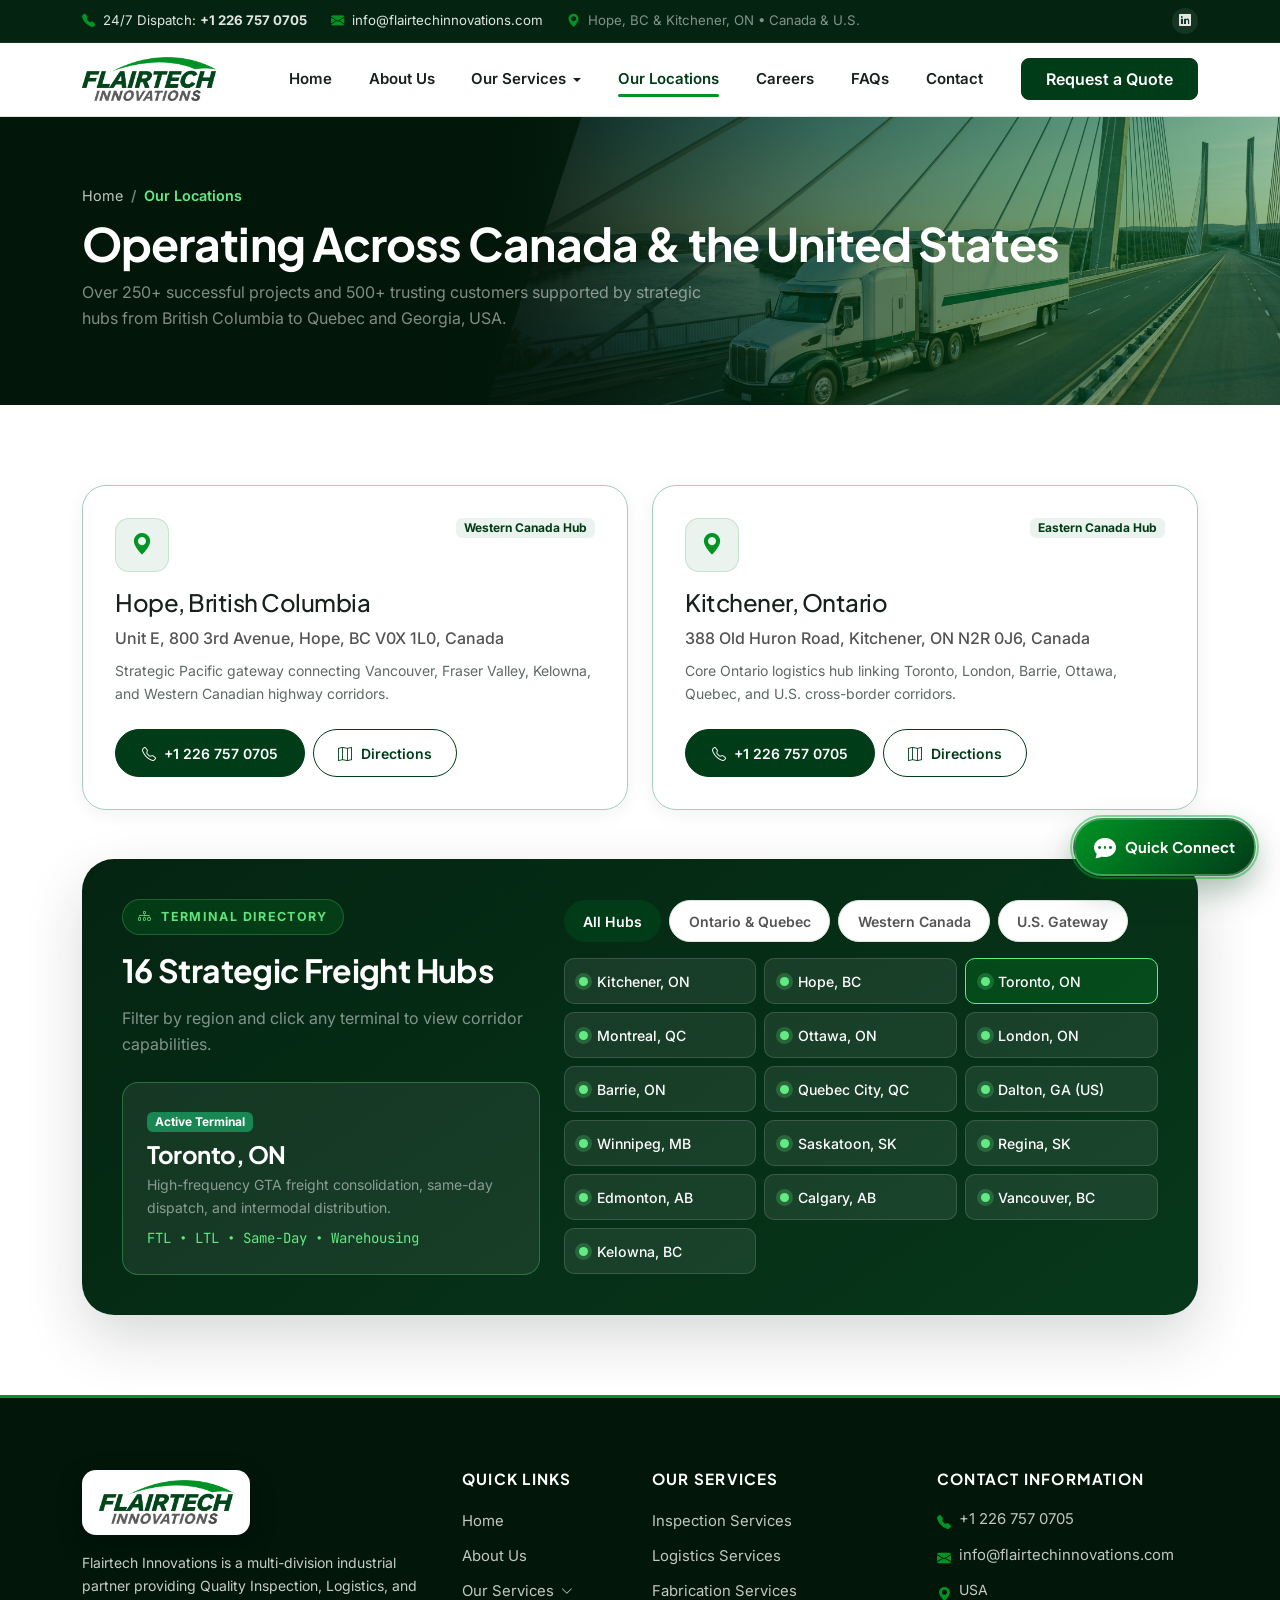
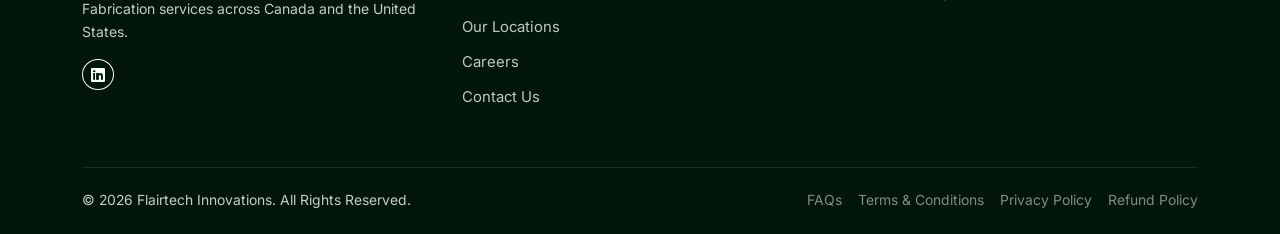
<file: locations.html>
<!DOCTYPE html>
<html lang="en">
<head>
  <meta charset="UTF-8" />
  <meta name="viewport" content="width=device-width, initial-scale=1.0" />
  <title>Our Locations — Flairtech Innovations</title>
  <meta name="description" content="Explore Flairtech Innovations' hubs across Canada and the United States including Hope BC, Kitchener ON, Toronto, Montreal, Calgary, Vancouver, and Dalton GA." />
  <link rel="icon" type="image/png" href="assets/images/flairtech-logo-transparent.png" />
  <link rel="preconnect" href="https://fonts.googleapis.com" />
  <link rel="preconnect" href="https://fonts.gstatic.com" crossorigin />
  <link href="https://fonts.googleapis.com/css2?family=Inter:wght@400;500;600;700&family=JetBrains+Mono:wght@500;600&family=Plus+Jakarta+Sans:ital,wght@0,600;0,700;0,800;1,700;1,800&display=swap" rel="stylesheet" />
  <link href="https://cdn.jsdelivr.net/npm/bootstrap@5.3.3/dist/css/bootstrap.min.css" rel="stylesheet" />
  <link href="https://cdn.jsdelivr.net/npm/bootstrap-icons@1.11.3/font/bootstrap-icons.min.css" rel="stylesheet" />
  <link rel="stylesheet" href="assets/css/style.css" />
</head>
<body>

  <!-- Top Utility Bar -->
  <div class="ft-topbar d-none d-lg-block">
    <div class="container">
      <div class="d-flex justify-content-between align-items-center">
        <div class="d-flex align-items-center gap-4">
          <a href="tel:+12267570705" class="d-inline-flex align-items-center gap-2">
            <i class="bi bi-telephone-fill text-emerald-brand"></i>
            <span>24/7 Dispatch: <strong>+1 226 757 0705</strong></span>
          </a>
          <a href="mailto:info@flairtechinnovations.com" class="d-inline-flex align-items-center gap-2">
            <i class="bi bi-envelope-fill text-emerald-brand"></i>
            <span>info@flairtechinnovations.com</span>
          </a>
          <span class="text-white-50 d-inline-flex align-items-center gap-2">
            <i class="bi bi-geo-alt-fill text-emerald-brand"></i>
            <span>Hope, BC &amp; Kitchener, ON • Canada &amp; U.S.</span>
          </span>
        </div>
        <div class="d-flex align-items-center gap-2">
          <a href="https://www.linkedin.com/" target="_blank" rel="noopener" class="social-dot" aria-label="LinkedIn"><i class="bi bi-linkedin"></i></a>
        </div>
      </div>
    </div>
  </div>

  <!-- Main Navbar -->
  <nav class="navbar navbar-expand-lg ft-navbar sticky-top">
    <div class="container">
      <a class="navbar-brand d-flex align-items-center" href="index.html">
        <img src="assets/images/flairtech-logo-transparent.png" alt="Flairtech Innovations Logo" />
      </a>
      <button class="navbar-toggler border-0 shadow-none" type="button" data-bs-toggle="collapse" data-bs-target="#mainNav" aria-controls="mainNav" aria-expanded="false" aria-label="Toggle navigation">
        <span class="navbar-toggler-icon"></span>
      </button>
      <div class="collapse navbar-collapse" id="mainNav">
        <ul class="navbar-nav ms-auto me-lg-4 mb-2 mb-lg-0 gap-lg-2">
          <li class="nav-item"><a class="nav-link" href="index.html">Home</a></li>
          <li class="nav-item"><a class="nav-link" href="about.html">About Us</a></li>
          <li class="nav-item dropdown">
            <a class="nav-link dropdown-toggle" href="services.html" role="button" data-bs-toggle="dropdown" aria-expanded="false">Our Services</a>
            <ul class="dropdown-menu ft-dropdown-menu">
              <li><a class="dropdown-item ft-dropdown-item" href="inspection-services.html"><span class="ft-dropdown-icon"><i class="bi bi-search"></i></span><span><span class="d-block fw-bold small">Inspection Services</span><span class="d-block text-muted-brand" style="font-size:0.75rem;">Quality Audits & Metrology</span></span></a></li>
              <li><a class="dropdown-item ft-dropdown-item" href="logistics-services.html"><span class="ft-dropdown-icon"><i class="bi bi-truck"></i></span><span><span class="d-block fw-bold small">Logistics Services</span><span class="d-block text-muted-brand" style="font-size:0.75rem;">FTL, LTL & Warehousing</span></span></a></li>
              <li><a class="dropdown-item ft-dropdown-item" href="fabrication-services.html"><span class="ft-dropdown-icon"><i class="bi bi-tools"></i></span><span><span class="d-block fw-bold small">Fabrication Services</span><span class="d-block text-muted-brand" style="font-size:0.75rem;">Custom Metal & Welding</span></span></a></li>
            </ul>
          </li>
          <li class="nav-item"><a class="nav-link active" href="locations.html">Our Locations</a></li>
          <li class="nav-item"><a class="nav-link" href="careers.html">Careers</a></li>
          <li class="nav-item"><a class="nav-link" href="faqs.html">FAQs</a></li>
          <li class="nav-item"><a class="nav-link" href="contact.html">Contact</a></li>
        </ul>
        <div class="d-flex align-items-center gap-2 mt-2 mt-lg-0">
          <a href="contact.html" class="btn btn-ft-forest rounded-3 px-4 py-2">
            Request a Quote
          </a>
        </div>
      </div>
    </div>
  </nav>



  <section class="ft-page-banner">
    <img src="assets/images/hero-crossborder.jpg" alt="" class="ft-page-banner-img" aria-hidden="true" />
    <div class="container position-relative" style="z-index:2;">
      <nav aria-label="breadcrumb">
        <ol class="breadcrumb ft-breadcrumb mb-2">
          <li class="breadcrumb-item"><a href="index.html">Home</a></li>
          <li class="breadcrumb-item active" aria-current="page">Our Locations</li>
        </ol>
      </nav>
      <h1 class="mb-2">Operating Across Canada &amp; the United States</h1>
      <p class="text-white-50 mb-0" style="max-width:65ch;">
        Over 250+ successful projects and 500+ trusting customers supported by strategic hubs from British Columbia to Quebec and Georgia, USA.
      </p>
    </div>
  </section>

  <!-- Primary Operations Addresses -->
  <section class="ft-section">
    <div class="container">
      <div class="row g-4 mb-5">
        <div class="col-md-6 reveal">
          <div class="ft-card border-success-subtle">
            <div class="d-flex justify-content-between align-items-start mb-3">
              <div class="ft-icon-box"><i class="bi bi-geo-alt-fill"></i></div>
              <span class="badge bg-mint-tint text-forest">Western Canada Hub</span>
            </div>
            <h3 class="h4 mb-2">Hope, British Columbia</h3>
            <p class="text-slate-brand fw-medium mb-2">Unit E, 800 3rd Avenue, Hope, BC V0X 1L0, Canada</p>
            <p class="small text-muted-brand mb-4">Strategic Pacific gateway connecting Vancouver, Fraser Valley, Kelowna, and Western Canadian highway corridors.</p>
            <div class="d-flex flex-wrap gap-2">
              <a href="tel:+12267570705" class="btn btn-sm btn-ft-forest"><i class="bi bi-telephone"></i> +1 226 757 0705</a>
              <a href="https://maps.google.com/?q=800+3rd+Avenue+Hope+BC+V0X+1L0" target="_blank" rel="noopener" class="btn btn-sm btn-ft-outline"><i class="bi bi-map"></i> Directions</a>
            </div>
          </div>
        </div>
        <div class="col-md-6 reveal">
          <div class="ft-card border-success-subtle">
            <div class="d-flex justify-content-between align-items-start mb-3">
              <div class="ft-icon-box"><i class="bi bi-geo-alt-fill"></i></div>
              <span class="badge bg-mint-tint text-forest">Eastern Canada Hub</span>
            </div>
            <h3 class="h4 mb-2">Kitchener, Ontario</h3>
            <p class="text-slate-brand fw-medium mb-2">388 Old Huron Road, Kitchener, ON N2R 0J6, Canada</p>
            <p class="small text-muted-brand mb-4">Core Ontario logistics hub linking Toronto, London, Barrie, Ottawa, Quebec, and U.S. cross-border corridors.</p>
            <div class="d-flex flex-wrap gap-2">
              <a href="tel:+12267570705" class="btn btn-sm btn-ft-forest"><i class="bi bi-telephone"></i> +1 226 757 0705</a>
              <a href="https://maps.google.com/?q=388+Old+Huron+Road+Kitchener+ON+N2R+0J6" target="_blank" rel="noopener" class="btn btn-sm btn-ft-outline"><i class="bi bi-map"></i> Directions</a>
            </div>
          </div>
        </div>
      </div>

      <!-- Full Terminal Directory -->
      <div class="ft-network-panel reveal">
        <div class="row g-4 align-items-center">
          <div class="col-lg-5">
            <span class="brand-kicker brand-kicker-dark mb-3"><i class="bi bi-diagram-3"></i> Terminal Directory</span>
            <h2 class="text-white mb-3">16 Strategic Freight Hubs</h2>
            <p class="text-white-50 mb-4">Filter by region and click any terminal to view corridor capabilities.</p>
            <div class="p-3 p-md-4 rounded-4" style="background: rgba(255,255,255,0.07); border: 1px solid rgba(98,235,130,0.3);">
              <span id="hubDetailRegion" class="badge bg-success mb-2">Active Terminal</span>
              <h4 id="hubDetailTitle" class="text-white mb-1">Toronto, ON</h4>
              <p id="hubDetailDesc" class="small text-white-50 mb-2">High-frequency GTA freight consolidation, same-day dispatch, and intermodal distribution.</p>
              <div id="hubDetailServices" class="font-mono small" style="color: #62eb82;">FTL • LTL • Same-Day • Warehousing</div>
            </div>
          </div>
          <div class="col-lg-7">
            <div class="d-flex flex-wrap gap-2 mb-3">
              <button type="button" class="ft-filter-btn active" data-hub-filter="all">All Hubs</button>
              <button type="button" class="ft-filter-btn" data-hub-filter="ontario-quebec">Ontario &amp; Quebec</button>
              <button type="button" class="ft-filter-btn" data-hub-filter="western">Western Canada</button>
              <button type="button" class="ft-filter-btn" data-hub-filter="us">U.S. Gateway</button>
            </div>
            <div class="row g-2">
              <div class="col-6 col-md-4" data-hub-region="ontario-quebec" data-hub-name="Kitchener, ON" data-hub-badge="Ontario Operations" data-hub-desc="388 Old Huron Road, Kitchener, ON N2R 0J6 — Core Ontario FTL, LTL & regional distribution." data-hub-services="FTL • LTL • Cross-Border"><div class="ft-hub-pill"><span class="ft-hub-dot"></span> Kitchener, ON</div></div>
              <div class="col-6 col-md-4" data-hub-region="western" data-hub-name="Hope, BC" data-hub-badge="BC Operations" data-hub-desc="Unit E, 800 3rd Avenue, Hope, BC V0X 1L0 — Fraser Valley & BC interior hub." data-hub-services="FTL • LTL • Distribution"><div class="ft-hub-pill"><span class="ft-hub-dot"></span> Hope, BC</div></div>
              <div class="col-6 col-md-4" data-hub-region="ontario-quebec" data-hub-name="Toronto, ON" data-hub-badge="Founding Hub" data-hub-desc="High-frequency GTA freight consolidation, same-day dispatch, and intermodal distribution." data-hub-services="FTL • LTL • Same-Day"><div class="ft-hub-pill active"><span class="ft-hub-dot"></span> Toronto, ON</div></div>
              <div class="col-6 col-md-4" data-hub-region="ontario-quebec" data-hub-name="Montreal, QC" data-hub-badge="Founding Hub" data-hub-desc="Quebec gateway handling port container destuffing, cross-docking, and Eastern distribution." data-hub-services="FTL • LTL • Destuffing"><div class="ft-hub-pill"><span class="ft-hub-dot"></span> Montreal, QC</div></div>
              <div class="col-6 col-md-4" data-hub-region="ontario-quebec" data-hub-name="Ottawa, ON" data-hub-badge="Founding Hub" data-hub-desc="Eastern Ontario hub providing dedicated direct drive and reliable LTL lanes." data-hub-services="FTL • LTL • Direct Drive"><div class="ft-hub-pill"><span class="ft-hub-dot"></span> Ottawa, ON</div></div>
              <div class="col-6 col-md-4" data-hub-region="ontario-quebec" data-hub-name="London, ON" data-hub-badge="Ontario Corridor" data-hub-desc="Southwestern Ontario corridor connecting manufacturing hubs to U.S. borders." data-hub-services="FTL • LTL • Cross-Border"><div class="ft-hub-pill"><span class="ft-hub-dot"></span> London, ON</div></div>
              <div class="col-6 col-md-4" data-hub-region="ontario-quebec" data-hub-name="Barrie, ON" data-hub-badge="Central Ontario" data-hub-desc="Serving Simcoe County and Northern Ontario freight corridors." data-hub-services="LTL • Tailgate • Hold for Pick-Up"><div class="ft-hub-pill"><span class="ft-hub-dot"></span> Barrie, ON</div></div>
              <div class="col-6 col-md-4" data-hub-region="ontario-quebec" data-hub-name="Quebec City, QC" data-hub-badge="Eastern Quebec" data-hub-desc="Extended eastern distribution for commercial and industrial shipments." data-hub-services="FTL • LTL • Expedited"><div class="ft-hub-pill"><span class="ft-hub-dot"></span> Quebec City, QC</div></div>
              <div class="col-6 col-md-4" data-hub-region="us" data-hub-name="Dalton, GA (USA)" data-hub-badge="International Hub" data-hub-desc="U.S. Southeast terminal supporting cross-border rolled goods, carpet, and FTL lanes." data-hub-services="Cross-Border • Rolled Goods"><div class="ft-hub-pill"><span class="ft-hub-dot"></span> Dalton, GA (US)</div></div>
              <div class="col-6 col-md-4" data-hub-region="western" data-hub-name="Winnipeg, MB" data-hub-badge="Prairies Hub" data-hub-desc="Central Canadian cross-dock terminal bridging East and West." data-hub-services="FTL • LTL • Intermodal"><div class="ft-hub-pill"><span class="ft-hub-dot"></span> Winnipeg, MB</div></div>
              <div class="col-6 col-md-4" data-hub-region="western" data-hub-name="Saskatoon, SK" data-hub-badge="Saskatchewan" data-hub-desc="Reliable industrial and commercial supply chain distribution." data-hub-services="FTL • LTL • Special Equipment"><div class="ft-hub-pill"><span class="ft-hub-dot"></span> Saskatoon, SK</div></div>
              <div class="col-6 col-md-4" data-hub-region="western" data-hub-name="Regina, SK" data-hub-badge="Saskatchewan" data-hub-desc="Dedicated Prairie regional delivery with real-time track and trace." data-hub-services="FTL • LTL • Track & Trace"><div class="ft-hub-pill"><span class="ft-hub-dot"></span> Regina, SK</div></div>
              <div class="col-6 col-md-4" data-hub-region="western" data-hub-name="Edmonton, AB" data-hub-badge="Alberta North" data-hub-desc="Heavy commercial transport, export crating, and warehousing." data-hub-services="FTL • Crating • Warehousing"><div class="ft-hub-pill"><span class="ft-hub-dot"></span> Edmonton, AB</div></div>
              <div class="col-6 col-md-4" data-hub-region="western" data-hub-name="Calgary, AB" data-hub-badge="Alberta South" data-hub-desc="Western distribution hub for palletized storage, pick & pack, and direct drive." data-hub-services="FTL • LTL • Pick & Pack"><div class="ft-hub-pill"><span class="ft-hub-dot"></span> Calgary, AB</div></div>
              <div class="col-6 col-md-4" data-hub-region="western" data-hub-name="Vancouver, BC" data-hub-badge="Pacific Gateway" data-hub-desc="Port container destuffing, cross-docking, and Pacific coast distribution." data-hub-services="Container Destuffing • Cross-Dock"><div class="ft-hub-pill"><span class="ft-hub-dot"></span> Vancouver, BC</div></div>
              <div class="col-6 col-md-4" data-hub-region="western" data-hub-name="Kelowna, BC" data-hub-badge="Okanagan" data-hub-desc="Okanagan Valley regional LTL, tailgate delivery, and hold-for-pickup." data-hub-services="LTL • Tailgate"><div class="ft-hub-pill"><span class="ft-hub-dot"></span> Kelowna, BC</div></div>
            </div>
          </div>
        </div>
      </div>
    </div>
  </section>

    <!-- Footer -->
  <footer class="ft-footer">
    <div class="container">
      <div class="row g-4">
        <div class="col-lg-4">
          <div class="ft-footer-logo-wrap mb-3">
            <img src="assets/images/flairtech-logo-transparent.png" alt="Flairtech Innovations" />
          </div>
          <p class="small mb-3">
            Flairtech Innovations is a multi-division industrial partner providing Quality Inspection, Logistics, and Fabrication services across Canada and the United States.
          </p>
          <div class="d-flex gap-2">
            <a href="https://www.linkedin.com/" target="_blank" rel="noopener" class="btn btn-sm btn-outline-light rounded-circle" aria-label="LinkedIn"><i class="bi bi-linkedin"></i></a>
          </div>
        </div>

        <div class="col-6 col-lg-2">
          <h6>Quick Links</h6>
          <ul class="ft-footer-links">
            <li><a href="index.html">Home</a></li>
            <li><a href="about.html">About Us</a></li>
            <li>
              <button type="button" class="ft-footer-dropdown-btn" aria-expanded="false">
                <span>Our Services</span>
                <i class="bi bi-chevron-down"></i>
              </button>
              <ul class="ft-footer-submenu">
                <li><a href="inspection-services.html">Inspection Services</a></li>
                <li><a href="logistics-services.html">Logistics Services</a></li>
                <li><a href="fabrication-services.html">Fabrication Services</a></li>
              </ul>
            </li>
            <li><a href="locations.html">Our Locations</a></li>
            <li><a href="careers.html">Careers</a></li>
            <li><a href="contact.html">Contact Us</a></li>
          </ul>
        </div>

        <div class="col-6 col-lg-3">
          <h6>Our Services</h6>
          <ul class="ft-footer-links">
            <li><a href="inspection-services.html">Inspection Services</a></li>
            <li><a href="logistics-services.html">Logistics Services</a></li>
            <li><a href="fabrication-services.html">Fabrication Services</a></li>
          </ul>
        </div>

        <div class="col-lg-3">
          <h6>Contact Information</h6>
          <ul class="ft-footer-links small">
            <li class="d-flex gap-2"><i class="bi bi-telephone-fill text-emerald-brand mt-1"></i> <a href="tel:+12267570705">+1 226 757 0705</a></li>
            <li class="d-flex gap-2"><i class="bi bi-envelope-fill text-emerald-brand mt-1"></i> <a href="mailto:info@flairtechinnovations.com">info@flairtechinnovations.com</a></li>
            <li class="d-flex gap-2"><i class="bi bi-geo-alt-fill text-emerald-brand mt-1"></i> <span>USA</span></li>
          </ul>
        </div>
      </div>

      <div class="ft-footer-bottom d-flex flex-wrap justify-content-between align-items-center gap-3">
        <div>© 2026 Flairtech Innovations. All Rights Reserved.</div>
        <div class="d-flex flex-wrap gap-3">
          <a href="faqs.html" class="text-white-50">FAQs</a>
          <a href="legal.html#terms" class="text-white-50">Terms &amp; Conditions</a>
          <a href="legal.html#privacy" class="text-white-50">Privacy Policy</a>
          <a href="legal.html#refund" class="text-white-50">Refund Policy</a>
        </div>
      </div>
    </div>
  </footer>

  <script src="https://cdn.jsdelivr.net/npm/bootstrap@5.3.3/dist/js/bootstrap.bundle.min.js"></script>
  <script src="assets/js/main.js"></script>
</body>
</html>
</file>
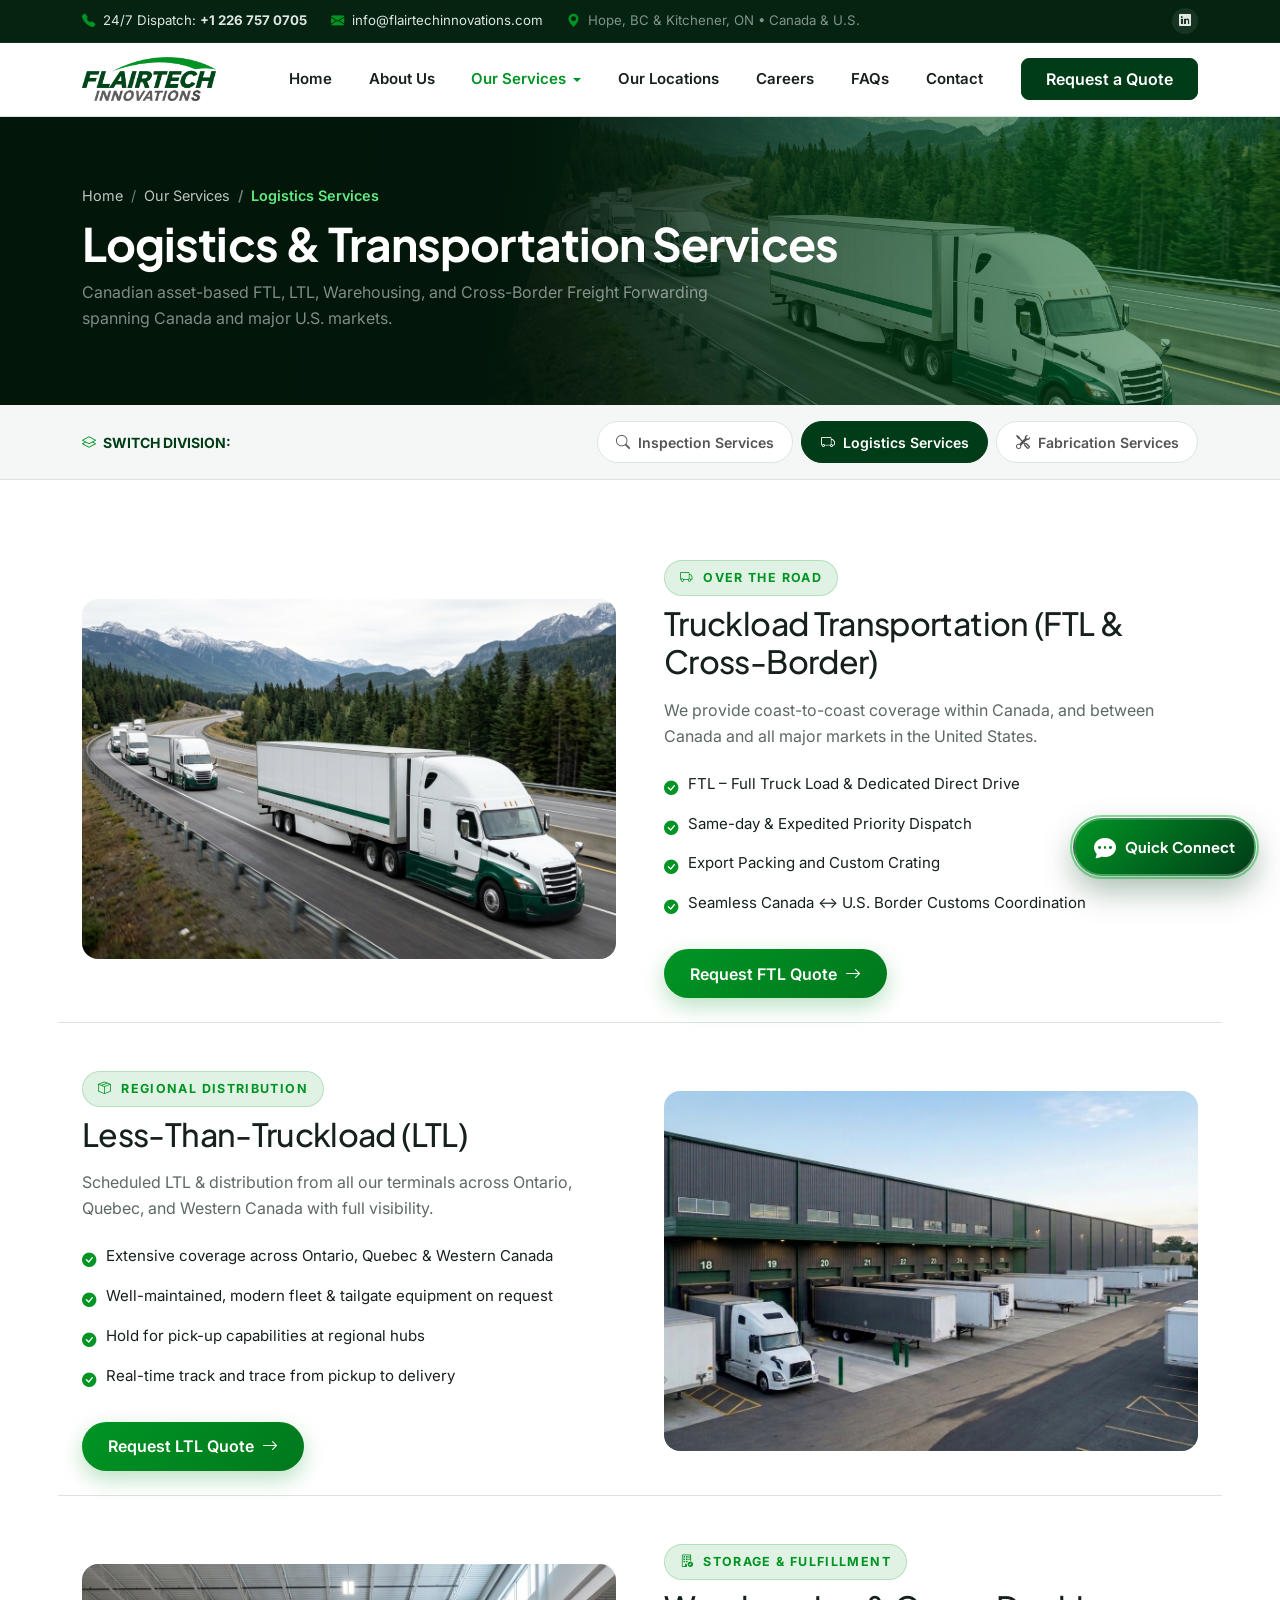
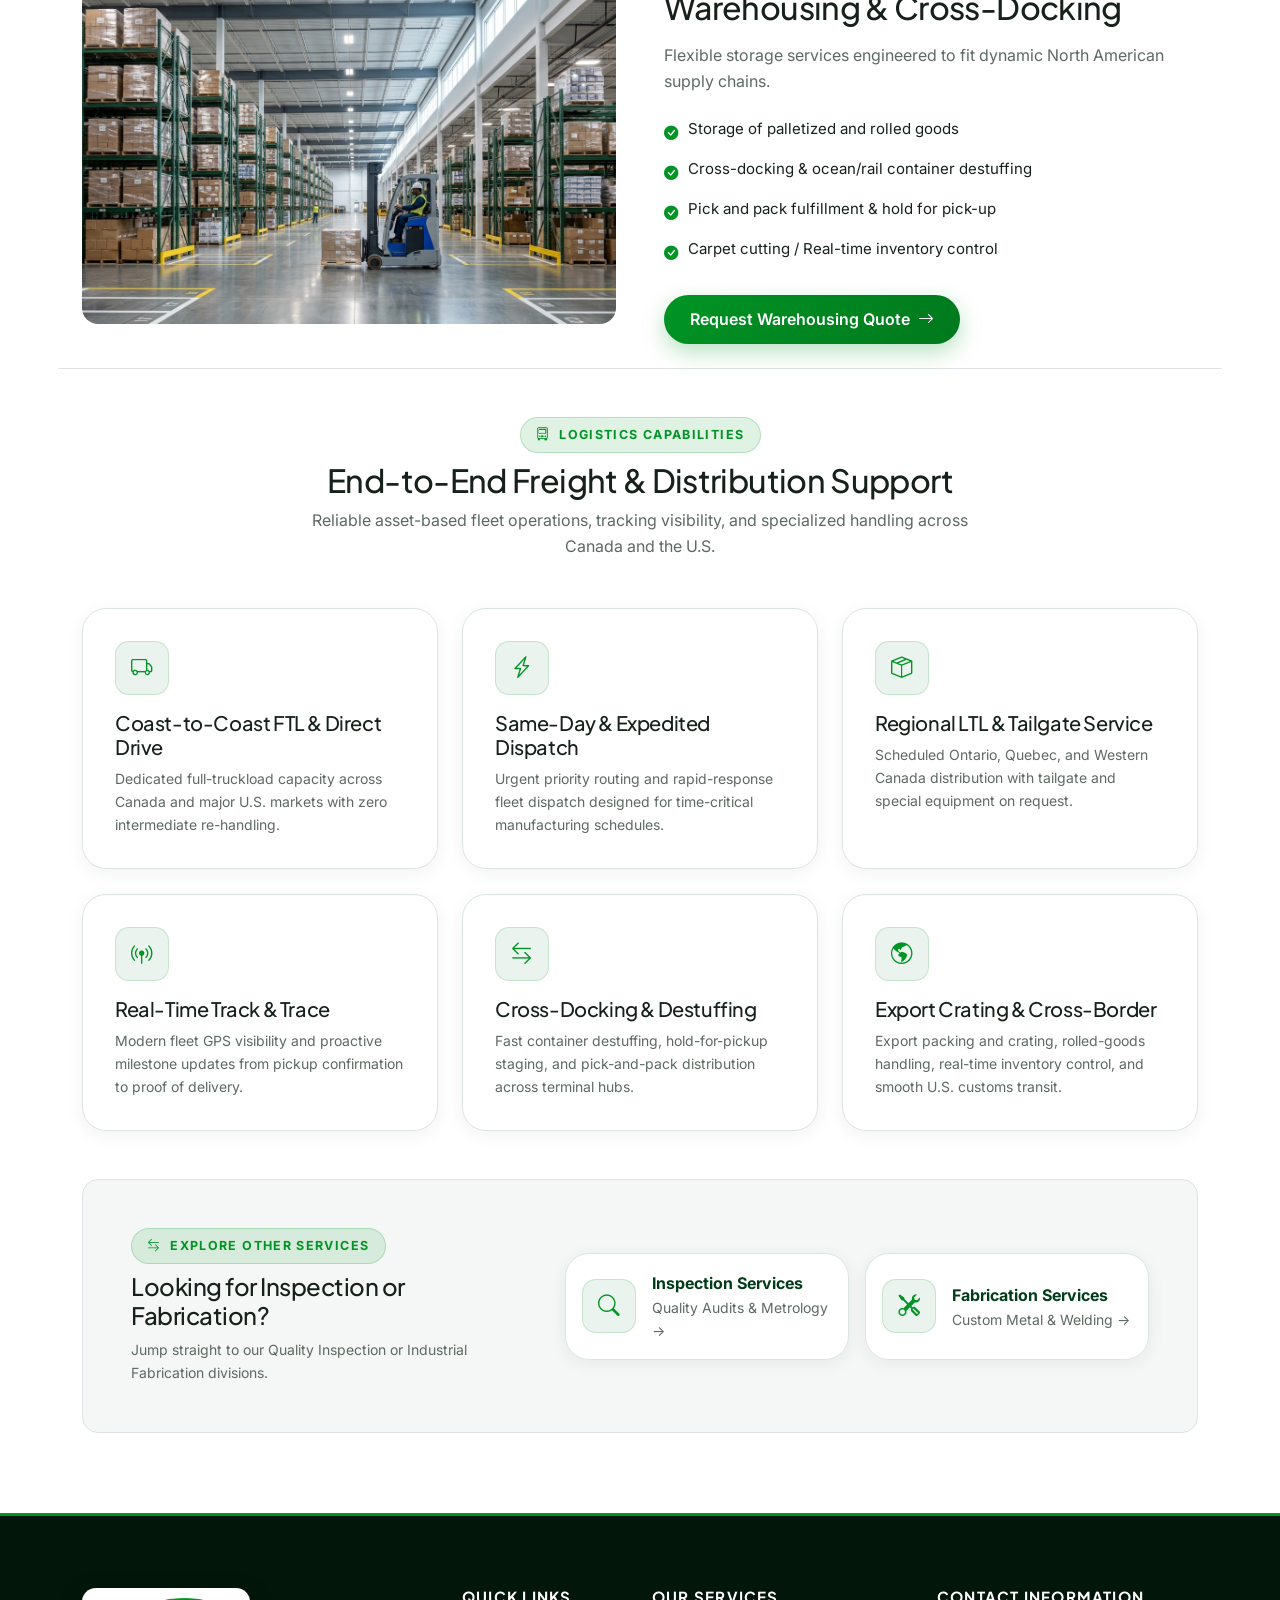
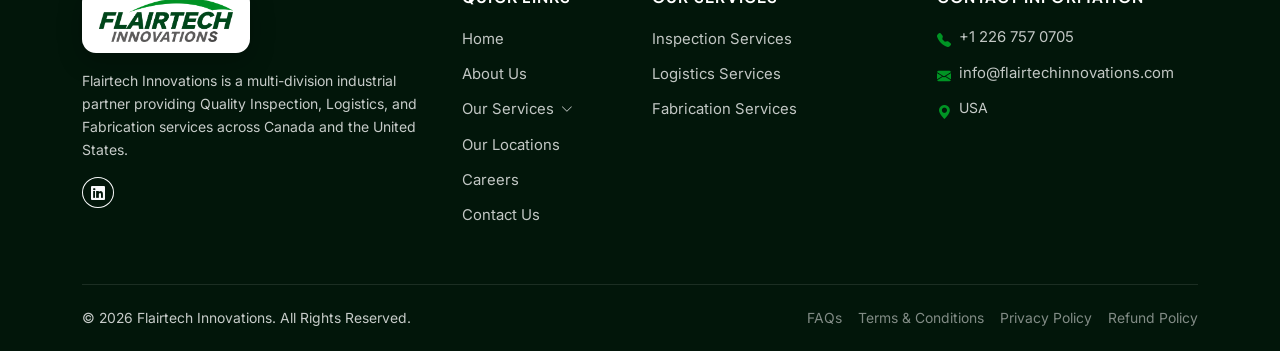
<file: logistics-services.html>
<!DOCTYPE html>
<html lang="en">

<head>
  <meta charset="UTF-8" />
  <meta name="viewport" content="width=device-width, initial-scale=1.0" />
  <title>Logistics Services — Flairtech Innovations</title>
  <meta name="description"
    content="Flairtech Innovations Logistics Services: Coast-to-coast Canada & U.S. Truckload (FTL), Less-Than-Truckload (LTL), Warehousing, Cross-Docking, and Expedited freight." />
  <link rel="icon" type="image/png" href="assets/images/flairtech-logo-transparent.png" />
  <link rel="preconnect" href="https://fonts.googleapis.com" />
  <link rel="preconnect" href="https://fonts.gstatic.com" crossorigin />
  <link
    href="https://fonts.googleapis.com/css2?family=Inter:wght@400;500;600;700&family=JetBrains+Mono:wght@500;600&family=Plus+Jakarta+Sans:ital,wght@0,600;0,700;0,800;1,700;1,800&display=swap"
    rel="stylesheet" />
  <link href="https://cdn.jsdelivr.net/npm/bootstrap@5.3.3/dist/css/bootstrap.min.css" rel="stylesheet" />
  <link href="https://cdn.jsdelivr.net/npm/bootstrap-icons@1.11.3/font/bootstrap-icons.min.css" rel="stylesheet" />
  <link rel="stylesheet" href="assets/css/style.css" />
</head>

<body>

  <!-- Top Utility Bar -->
  <div class="ft-topbar d-none d-lg-block">
    <div class="container">
      <div class="d-flex justify-content-between align-items-center">
        <div class="d-flex align-items-center gap-4">
          <a href="tel:+12267570705" class="d-inline-flex align-items-center gap-2"><i
              class="bi bi-telephone-fill text-emerald-brand"></i><span>24/7 Dispatch: <strong>+1 226 757
                0705</strong></span></a>
          <a href="mailto:info@flairtechinnovations.com" class="d-inline-flex align-items-center gap-2"><i
              class="bi bi-envelope-fill text-emerald-brand"></i><span>info@flairtechinnovations.com</span></a>
          <span class="text-white-50 d-inline-flex align-items-center gap-2"><i
              class="bi bi-geo-alt-fill text-emerald-brand"></i><span>Hope, BC &amp; Kitchener, ON • Canada &amp;
              U.S.</span></span>
        </div>
        <div class="d-flex align-items-center gap-2">
          <a href="https://www.linkedin.com/" target="_blank" rel="noopener" class="social-dot" aria-label="LinkedIn"><i
              class="bi bi-linkedin"></i></a>
        </div>
      </div>
    </div>
  </div>

  <!-- Main Navbar -->
  <nav class="navbar navbar-expand-lg ft-navbar sticky-top">
    <div class="container">
      <a class="navbar-brand d-flex align-items-center" href="index.html">
        <img src="assets/images/flairtech-logo-transparent.png" alt="Flairtech Innovations Logo" />
      </a>
      <button class="navbar-toggler border-0 shadow-none" type="button" data-bs-toggle="collapse"
        data-bs-target="#mainNav" aria-controls="mainNav" aria-expanded="false" aria-label="Toggle navigation">
        <span class="navbar-toggler-icon"></span>
      </button>
      <div class="collapse navbar-collapse" id="mainNav">
        <ul class="navbar-nav ms-auto me-lg-4 mb-2 mb-lg-0 gap-lg-2">
          <li class="nav-item"><a class="nav-link" href="index.html">Home</a></li>
          <li class="nav-item"><a class="nav-link" href="about.html">About Us</a></li>
          <li class="nav-item dropdown">
            <a class="nav-link dropdown-toggle active" href="services.html" role="button" data-bs-toggle="dropdown" aria-expanded="false">Our Services</a>
            <ul class="dropdown-menu ft-dropdown-menu">
              <li><a class="dropdown-item ft-dropdown-item" href="inspection-services.html"><span class="ft-dropdown-icon"><i class="bi bi-search"></i></span><span><span class="d-block fw-bold small">Inspection Services</span><span class="d-block text-muted-brand" style="font-size:0.75rem;">Quality Audits & Metrology</span></span></a></li>
              <li><a class="dropdown-item ft-dropdown-item active" href="logistics-services.html"><span class="ft-dropdown-icon"><i class="bi bi-truck"></i></span><span><span class="d-block fw-bold small">Logistics Services</span><span class="d-block text-muted-brand" style="font-size:0.75rem;">FTL, LTL & Warehousing</span></span></a></li>
              <li><a class="dropdown-item ft-dropdown-item" href="fabrication-services.html"><span class="ft-dropdown-icon"><i class="bi bi-tools"></i></span><span><span class="d-block fw-bold small">Fabrication Services</span><span class="d-block text-muted-brand" style="font-size:0.75rem;">Custom Metal & Welding</span></span></a></li>
            </ul>
          </li>
          <li class="nav-item"><a class="nav-link" href="locations.html">Our Locations</a></li>
          <li class="nav-item"><a class="nav-link" href="careers.html">Careers</a></li>
          <li class="nav-item"><a class="nav-link" href="faqs.html">FAQs</a></li>
          <li class="nav-item"><a class="nav-link" href="contact.html">Contact</a></li>
        </ul>
        <div class="d-flex align-items-center gap-2 mt-2 mt-lg-0">
          <a href="contact.html?service=Logistics" class="btn btn-ft-forest rounded-3 px-4 py-2">Request a Quote</a>
        </div>
      </div>
    </div>
  </nav>

  <!-- Page Banner -->
  <section class="ft-page-banner">
    <img src="assets/images/hero-fleet.jpg" alt="" class="ft-page-banner-img" aria-hidden="true" />
    <div class="container position-relative" style="z-index:2;">
      <nav aria-label="breadcrumb">
        <ol class="breadcrumb ft-breadcrumb mb-2">
          <li class="breadcrumb-item"><a href="index.html">Home</a></li>
          <li class="breadcrumb-item"><a href="services.html">Our Services</a></li>
          <li class="breadcrumb-item active" aria-current="page">Logistics Services</li>
        </ol>
      </nav>
      <h1 class="mb-2">Logistics &amp; Transportation Services</h1>
      <p class="text-white-50 mb-0" style="max-width:65ch;">
        Canadian asset-based FTL, LTL, Warehousing, and Cross-Border Freight Forwarding spanning Canada and major U.S.
        markets.
      </p>
    </div>
  </section>

  <!-- Quick Division Switcher Bar -->
  <div class="bg-surface border-bottom py-3">
    <div class="container">
      <div class="d-flex flex-wrap align-items-center justify-content-between gap-2">
        <span class="small fw-bold text-forest text-uppercase"><i class="bi bi-layers me-1 text-emerald-brand"></i>
          Switch Division:</span>
        <div class="d-flex flex-wrap gap-2">
          <a href="inspection-services.html" class="ft-filter-btn"><i class="bi bi-search me-1"></i> Inspection
            Services</a>
          <a href="logistics-services.html" class="ft-filter-btn active"><i class="bi bi-truck me-1"></i> Logistics
            Services</a>
          <a href="fabrication-services.html" class="ft-filter-btn"><i class="bi bi-tools me-1"></i> Fabrication
            Services</a>
        </div>
      </div>
    </div>
  </div>

  <!-- Logistics Services Pillars -->
  <section class="ft-section">
    <div class="container">
      <!-- Pillar 1: Truckload -->
      <div class="row align-items-center g-5 mb-5 pb-4 border-bottom">
        <div class="col-lg-6 reveal">
          <img src="assets/images/hero-fleet.jpg" alt="Truckload Transportation Coast-to-Coast"
            class="img-fluid rounded-4 shadow-md w-100" style="height: 360px; object-fit: cover;" />
        </div>
        <div class="col-lg-6 reveal">
          <span class="brand-kicker mb-2"><i class="bi bi-truck"></i> Over The Road</span>
          <h2 class="h2 mb-3">Truckload Transportation (FTL &amp; Cross-Border)</h2>
          <p class="text-muted-brand mb-3">
            We provide coast-to-coast coverage within Canada, and between Canada and all major markets in the United
            States.
          </p>
          <ul class="ft-check-list mb-4">
            <li><i class="bi bi-check-circle-fill"></i><span>FTL – Full Truck Load &amp; Dedicated Direct Drive</span>
            </li>
            <li><i class="bi bi-check-circle-fill"></i><span>Same-day &amp; Expedited Priority Dispatch</span></li>
            <li><i class="bi bi-check-circle-fill"></i><span>Export Packing and Custom Crating</span></li>
            <li><i class="bi bi-check-circle-fill"></i><span>Seamless Canada ↔ U.S. Border Customs Coordination</span>
            </li>
          </ul>
          <a href="contact.html?service=Over+The+Road" class="btn btn-ft-primary">Request FTL Quote <i
              class="bi bi-arrow-right"></i></a>
        </div>
      </div>

      <!-- Pillar 2: LTL -->
      <div class="row align-items-center g-5 mb-5 pb-4 border-bottom flex-lg-row-reverse">
        <div class="col-lg-6 reveal">
          <img src="assets/images/terminal.jpg" alt="Less-Than-Truckload Distribution"
            class="img-fluid rounded-4 shadow-md w-100" style="height: 360px; object-fit: cover;" />
        </div>
        <div class="col-lg-6 reveal">
          <span class="brand-kicker mb-2"><i class="bi bi-box-seam"></i> Regional Distribution</span>
          <h2 class="h2 mb-3">Less-Than-Truckload (LTL)</h2>
          <p class="text-muted-brand mb-3">
            Scheduled LTL &amp; distribution from all our terminals across Ontario, Quebec, and Western Canada with full
            visibility.
          </p>
          <ul class="ft-check-list mb-4">
            <li><i class="bi bi-check-circle-fill"></i><span>Extensive coverage across Ontario, Quebec &amp; Western
                Canada</span></li>
            <li><i class="bi bi-check-circle-fill"></i><span>Well-maintained, modern fleet &amp; tailgate equipment on
                request</span></li>
            <li><i class="bi bi-check-circle-fill"></i><span>Hold for pick-up capabilities at regional hubs</span></li>
            <li><i class="bi bi-check-circle-fill"></i><span>Real-time track and trace from pickup to delivery</span>
            </li>
          </ul>
          <a href="contact.html?service=Logistics" class="btn btn-ft-primary">Request LTL Quote <i
              class="bi bi-arrow-right"></i></a>
        </div>
      </div>

      <!-- Pillar 3: Warehousing -->
      <div class="row align-items-center g-5 mb-5 pb-4 border-bottom">
        <div class="col-lg-6 reveal">
          <img src="assets/images/warehouse.jpg" alt="Warehousing and Cross-Docking"
            class="img-fluid rounded-4 shadow-md w-100" style="height: 360px; object-fit: cover;" />
        </div>
        <div class="col-lg-6 reveal">
          <span class="brand-kicker mb-2"><i class="bi bi-building-check"></i> Storage &amp; Fulfillment</span>
          <h2 class="h2 mb-3">Warehousing &amp; Cross-Docking</h2>
          <p class="text-muted-brand mb-3">
            Flexible storage services engineered to fit dynamic North American supply chains.
          </p>
          <ul class="ft-check-list mb-4">
            <li><i class="bi bi-check-circle-fill"></i><span>Storage of palletized and rolled goods</span></li>
            <li><i class="bi bi-check-circle-fill"></i><span>Cross-docking &amp; ocean/rail container destuffing</span>
            </li>
            <li><i class="bi bi-check-circle-fill"></i><span>Pick and pack fulfillment &amp; hold for pick-up</span>
            </li>
            <li><i class="bi bi-check-circle-fill"></i><span>Carpet cutting / Real-time inventory control</span></li>
          </ul>
          <a href="contact.html?service=Warehousing" class="btn btn-ft-primary">Request Warehousing Quote <i
              class="bi bi-arrow-right"></i></a>
        </div>
      </div>

      <!-- 6 Core Logistics Capabilities -->
      <div class="text-center mx-auto mb-5 reveal" style="max-width:680px;">
        <span class="brand-kicker mb-2"><i class="bi bi-truck-front"></i> Logistics Capabilities</span>
        <h2 class="h2 mb-2">End-to-End Freight &amp; Distribution Support</h2>
        <p class="text-muted-brand mb-0">Reliable asset-based fleet operations, tracking visibility, and specialized
          handling across Canada and the U.S.</p>
      </div>

      <div class="row g-4 mb-5">
        <div class="col-md-6 col-lg-4 reveal">
          <div class="ft-card">
            <div class="ft-icon-box mb-3"><i class="bi bi-truck"></i></div>
            <h4 class="h5">Coast-to-Coast FTL &amp; Direct Drive</h4>
            <p class="small text-muted-brand mb-0">Dedicated full-truckload capacity across Canada and major U.S.
              markets with zero intermediate re-handling.</p>
          </div>
        </div>
        <div class="col-md-6 col-lg-4 reveal">
          <div class="ft-card">
            <div class="ft-icon-box mb-3"><i class="bi bi-lightning-charge"></i></div>
            <h4 class="h5">Same-Day &amp; Expedited Dispatch</h4>
            <p class="small text-muted-brand mb-0">Urgent priority routing and rapid-response fleet dispatch designed
              for time-critical manufacturing schedules.</p>
          </div>
        </div>
        <div class="col-md-6 col-lg-4 reveal">
          <div class="ft-card">
            <div class="ft-icon-box mb-3"><i class="bi bi-box-seam"></i></div>
            <h4 class="h5">Regional LTL &amp; Tailgate Service</h4>
            <p class="small text-muted-brand mb-0">Scheduled Ontario, Quebec, and Western Canada distribution with
              tailgate and special equipment on request.</p>
          </div>
        </div>
        <div class="col-md-6 col-lg-4 reveal">
          <div class="ft-card">
            <div class="ft-icon-box mb-3"><i class="bi bi-broadcast-pin"></i></div>
            <h4 class="h5">Real-Time Track &amp; Trace</h4>
            <p class="small text-muted-brand mb-0">Modern fleet GPS visibility and proactive milestone updates from
              pickup confirmation to proof of delivery.</p>
          </div>
        </div>
        <div class="col-md-6 col-lg-4 reveal">
          <div class="ft-card">
            <div class="ft-icon-box mb-3"><i class="bi bi-arrow-left-right"></i></div>
            <h4 class="h5">Cross-Docking &amp; Destuffing</h4>
            <p class="small text-muted-brand mb-0">Fast container destuffing, hold-for-pickup staging, and pick-and-pack
              distribution across terminal hubs.</p>
          </div>
        </div>
        <div class="col-md-6 col-lg-4 reveal">
          <div class="ft-card">
            <div class="ft-icon-box mb-3"><i class="bi bi-globe-americas"></i></div>
            <h4 class="h5">Export Crating &amp; Cross-Border</h4>
            <p class="small text-muted-brand mb-0">Export packing and crating, rolled-goods handling, real-time
              inventory control, and smooth U.S. customs transit.</p>
          </div>
        </div>
      </div>

      <!-- Explore Other Divisions -->
      <div class="p-4 p-md-5 rounded-4 bg-surface border reveal">
        <div class="row align-items-center g-4">
          <div class="col-lg-5">
            <span class="brand-kicker mb-2"><i class="bi bi-arrow-left-right"></i> Explore Other Services</span>
            <h3 class="h4 mb-2">Looking for Inspection or Fabrication?</h3>
            <p class="small text-muted-brand mb-0">Jump straight to our Quality Inspection or Industrial Fabrication
              divisions.</p>
          </div>
          <div class="col-lg-7">
            <div class="row g-3">
              <div class="col-sm-6">
                <a href="inspection-services.html"
                  class="ft-card p-3 d-flex align-items-center gap-3 text-decoration-none">
                  <span class="ft-icon-box"><i class="bi bi-search"></i></span>
                  <div>
                    <div class="fw-bold text-forest">Inspection Services</div>
                    <div class="small text-muted-brand">Quality Audits &amp; Metrology →</div>
                  </div>
                </a>
              </div>
              <div class="col-sm-6">
                <a href="fabrication-services.html"
                  class="ft-card p-3 d-flex align-items-center gap-3 text-decoration-none">
                  <span class="ft-icon-box"><i class="bi bi-tools"></i></span>
                  <div>
                    <div class="fw-bold text-forest">Fabrication Services</div>
                    <div class="small text-muted-brand">Custom Metal &amp; Welding →</div>
                  </div>
                </a>
              </div>
            </div>
          </div>
        </div>
      </div>
    </div>
  </section>

  <!-- Footer -->
  <footer class="ft-footer">
    <div class="container">
      <div class="row g-4">
        <div class="col-lg-4">
          <div class="ft-footer-logo-wrap mb-3">
            <img src="assets/images/flairtech-logo-transparent.png" alt="Flairtech Innovations" />
          </div>
          <p class="small mb-3">
            Flairtech Innovations is a multi-division industrial partner providing Quality Inspection, Logistics, and Fabrication services across Canada and the United States.
          </p>
          <div class="d-flex gap-2">
            <a href="https://www.linkedin.com/" target="_blank" rel="noopener" class="btn btn-sm btn-outline-light rounded-circle" aria-label="LinkedIn"><i class="bi bi-linkedin"></i></a>
          </div>
        </div>

        <div class="col-6 col-lg-2">
          <h6>Quick Links</h6>
          <ul class="ft-footer-links">
            <li><a href="index.html">Home</a></li>
            <li><a href="about.html">About Us</a></li>
            <li>
              <button type="button" class="ft-footer-dropdown-btn" aria-expanded="false">
                <span>Our Services</span>
                <i class="bi bi-chevron-down"></i>
              </button>
              <ul class="ft-footer-submenu">
                <li><a href="inspection-services.html">Inspection Services</a></li>
                <li><a href="logistics-services.html">Logistics Services</a></li>
                <li><a href="fabrication-services.html">Fabrication Services</a></li>
              </ul>
            </li>
            <li><a href="locations.html">Our Locations</a></li>
            <li><a href="careers.html">Careers</a></li>
            <li><a href="contact.html">Contact Us</a></li>
          </ul>
        </div>

        <div class="col-6 col-lg-3">
          <h6>Our Services</h6>
          <ul class="ft-footer-links">
            <li><a href="inspection-services.html">Inspection Services</a></li>
            <li><a href="logistics-services.html">Logistics Services</a></li>
            <li><a href="fabrication-services.html">Fabrication Services</a></li>
          </ul>
        </div>

        <div class="col-lg-3">
          <h6>Contact Information</h6>
          <ul class="ft-footer-links small">
            <li class="d-flex gap-2"><i class="bi bi-telephone-fill text-emerald-brand mt-1"></i> <a href="tel:+12267570705">+1 226 757 0705</a></li>
            <li class="d-flex gap-2"><i class="bi bi-envelope-fill text-emerald-brand mt-1"></i> <a href="mailto:info@flairtechinnovations.com">info@flairtechinnovations.com</a></li>
            <li class="d-flex gap-2"><i class="bi bi-geo-alt-fill text-emerald-brand mt-1"></i> <span>USA</span></li>
          </ul>
        </div>
      </div>

      <div class="ft-footer-bottom d-flex flex-wrap justify-content-between align-items-center gap-3">
        <div>© 2026 Flairtech Innovations. All Rights Reserved.</div>
        <div class="d-flex flex-wrap gap-3">
          <a href="faqs.html" class="text-white-50">FAQs</a>
          <a href="legal.html#terms" class="text-white-50">Terms &amp; Conditions</a>
          <a href="legal.html#privacy" class="text-white-50">Privacy Policy</a>
          <a href="legal.html#refund" class="text-white-50">Refund Policy</a>
        </div>
      </div>
    </div>
  </footer>

  <script src="https://cdn.jsdelivr.net/npm/bootstrap@5.3.3/dist/js/bootstrap.bundle.min.js"></script>
  <script src="assets/js/main.js"></script>
</body>

</html>
</file>
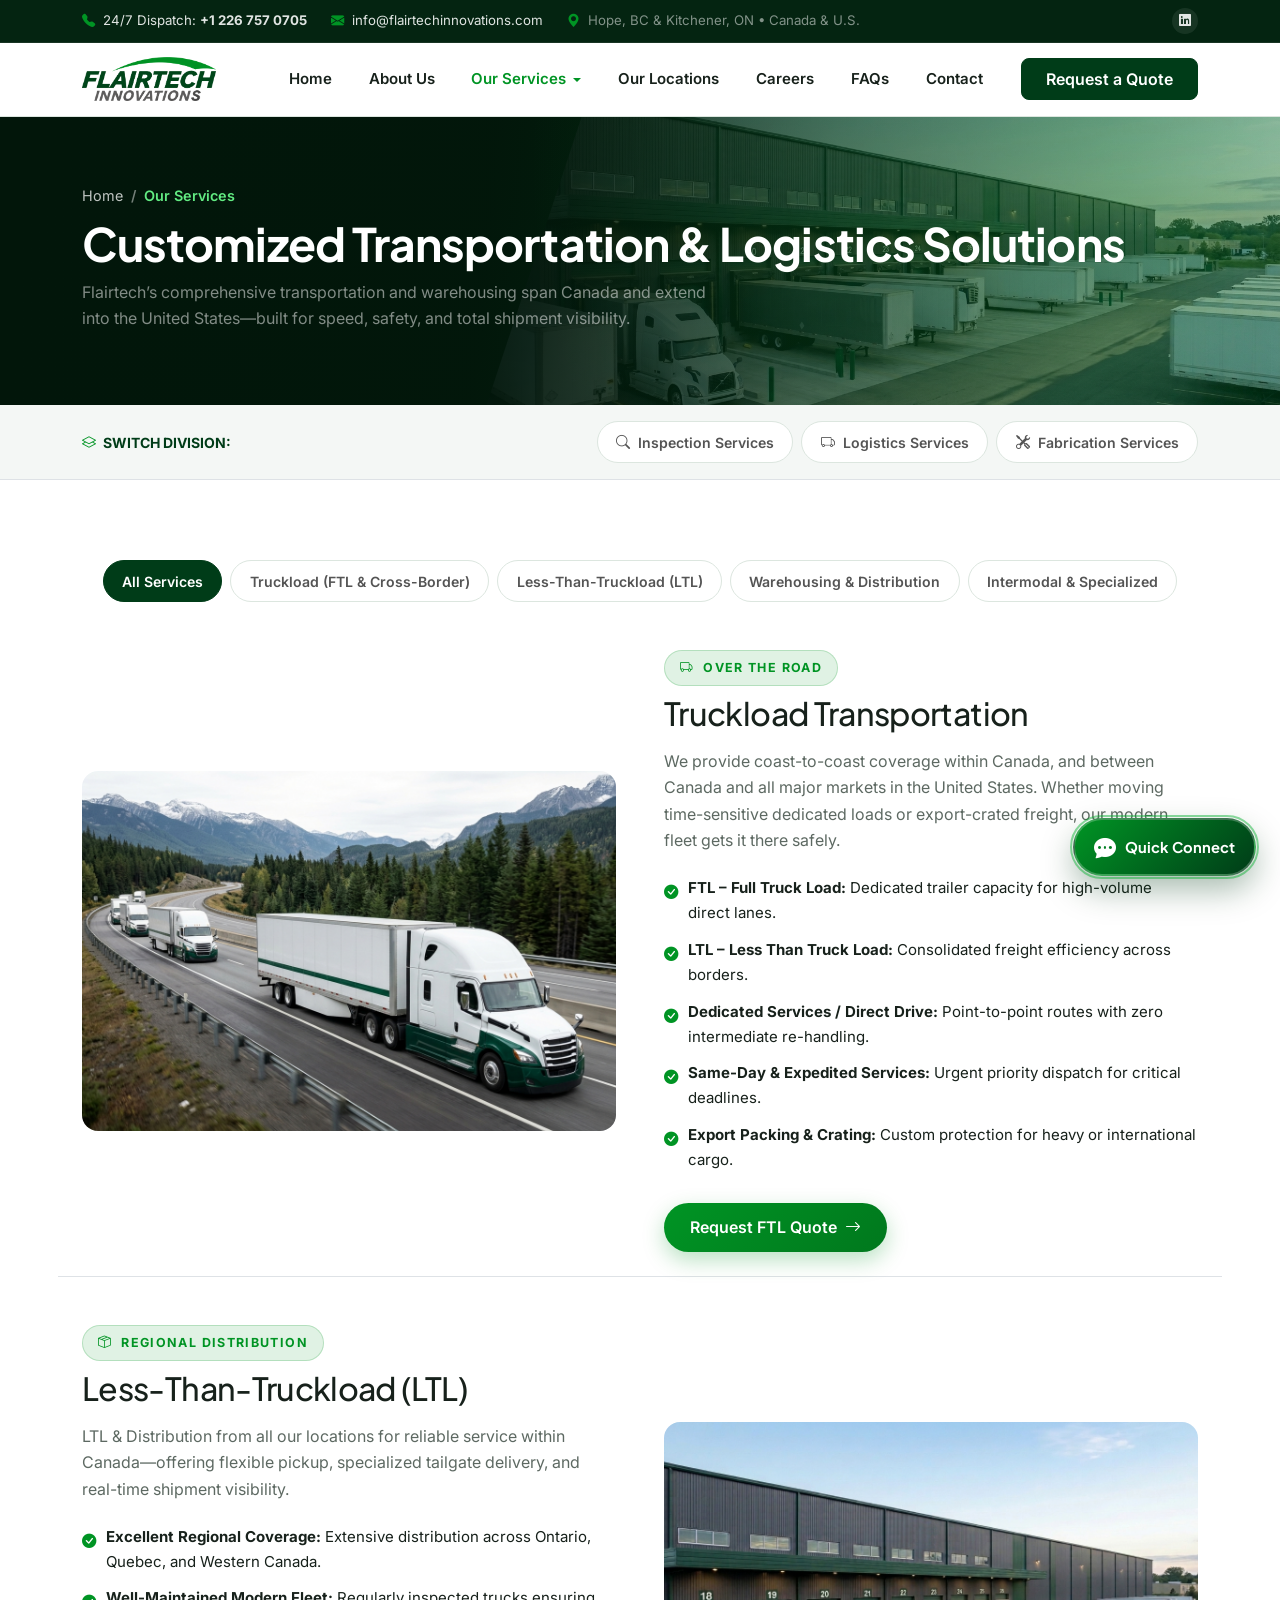
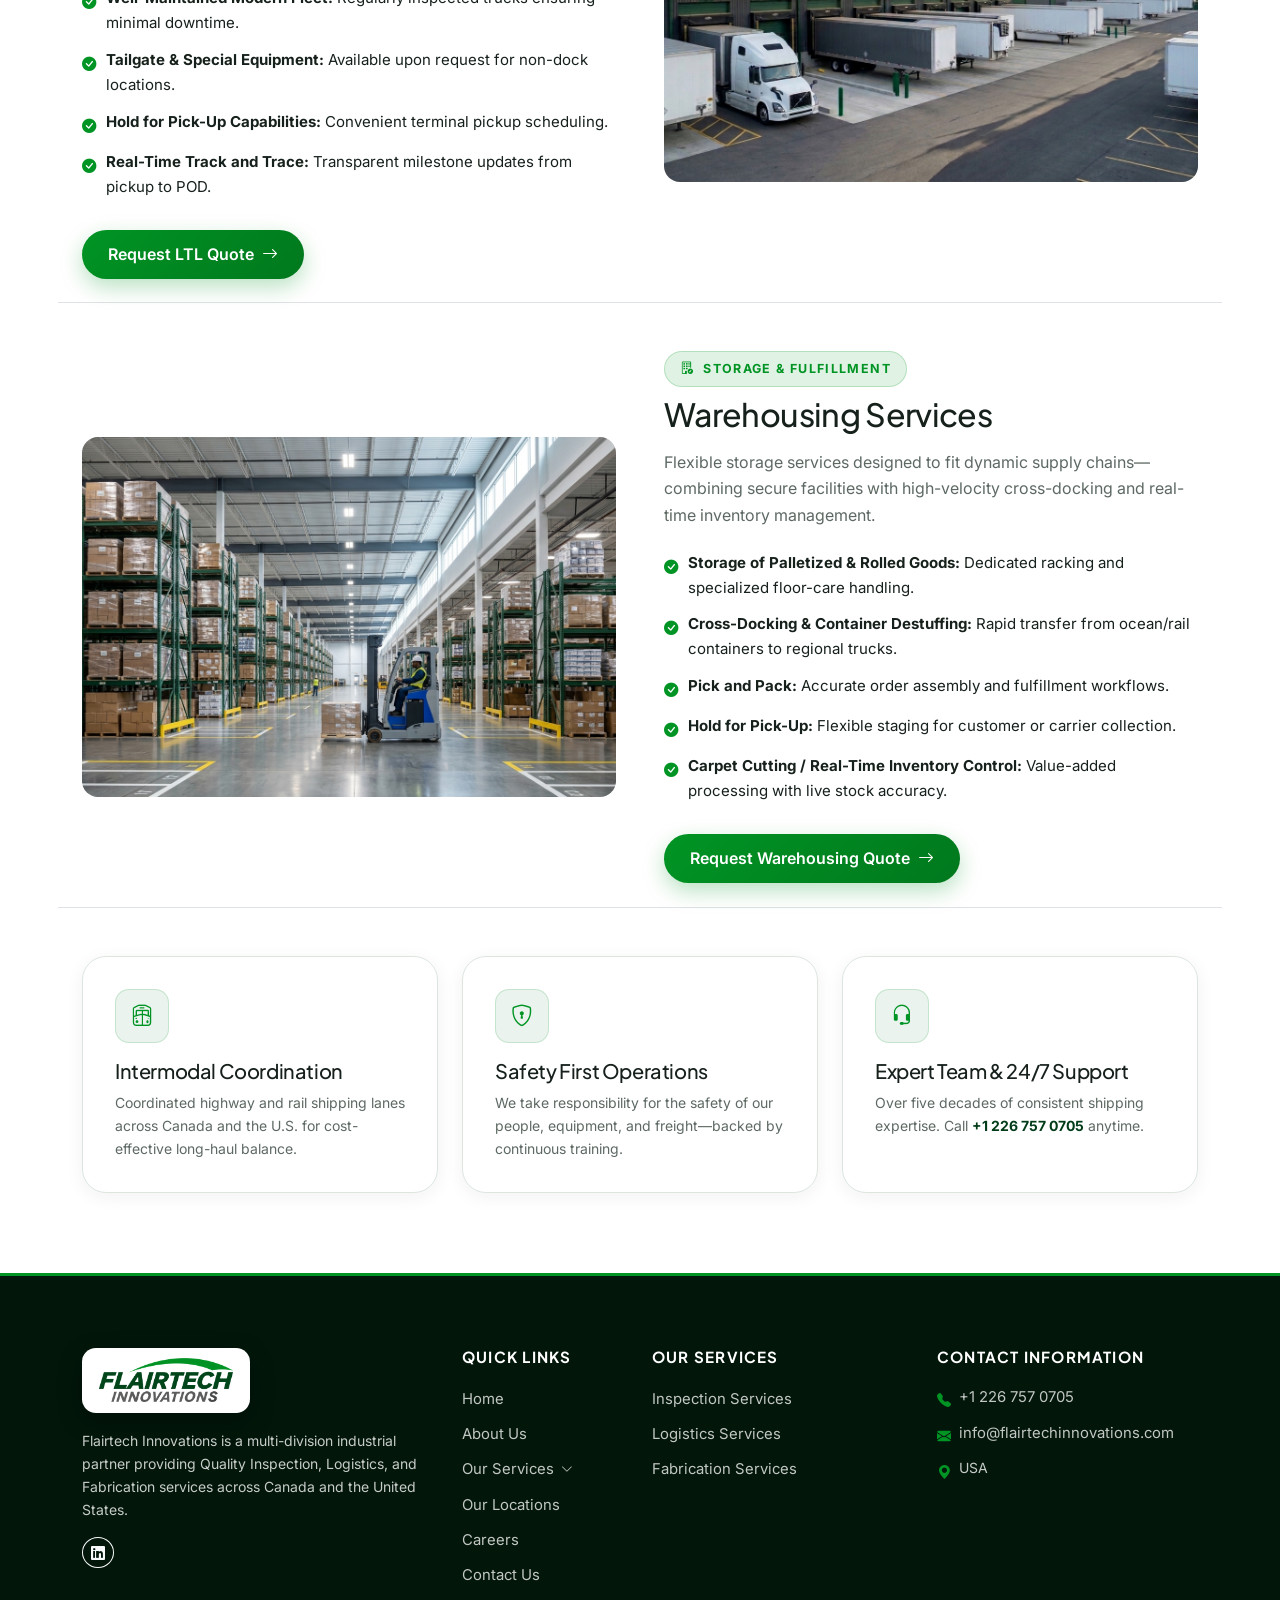
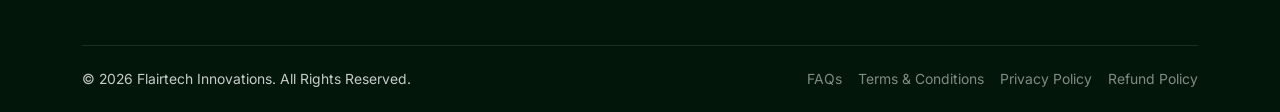
<file: services.html>
<!DOCTYPE html>
<html lang="en">
<head>
  <meta charset="UTF-8" />
  <meta name="viewport" content="width=device-width, initial-scale=1.0" />
  <title>Our Services — Flairtech Innovations</title>
  <meta name="description" content="Truckload Transportation (FTL), Less-Than-Truckload (LTL), Warehousing, Cross-Docking, Expedited & Intermodal services across Canada and the U.S." />
  <link rel="icon" type="image/png" href="assets/images/flairtech-logo-transparent.png" />
  <link rel="preconnect" href="https://fonts.googleapis.com" />
  <link rel="preconnect" href="https://fonts.gstatic.com" crossorigin />
  <link href="https://fonts.googleapis.com/css2?family=Inter:wght@400;500;600;700&family=JetBrains+Mono:wght@500;600&family=Plus+Jakarta+Sans:ital,wght@0,600;0,700;0,800;1,700;1,800&display=swap" rel="stylesheet" />
  <link href="https://cdn.jsdelivr.net/npm/bootstrap@5.3.3/dist/css/bootstrap.min.css" rel="stylesheet" />
  <link href="https://cdn.jsdelivr.net/npm/bootstrap-icons@1.11.3/font/bootstrap-icons.min.css" rel="stylesheet" />
  <link rel="stylesheet" href="assets/css/style.css" />
</head>
<body>

  <!-- Top Utility Bar -->
  <div class="ft-topbar d-none d-lg-block">
    <div class="container">
      <div class="d-flex justify-content-between align-items-center">
        <div class="d-flex align-items-center gap-4">
          <a href="tel:+12267570705" class="d-inline-flex align-items-center gap-2">
            <i class="bi bi-telephone-fill text-emerald-brand"></i>
            <span>24/7 Dispatch: <strong>+1 226 757 0705</strong></span>
          </a>
          <a href="mailto:info@flairtechinnovations.com" class="d-inline-flex align-items-center gap-2">
            <i class="bi bi-envelope-fill text-emerald-brand"></i>
            <span>info@flairtechinnovations.com</span>
          </a>
          <span class="text-white-50 d-inline-flex align-items-center gap-2">
            <i class="bi bi-geo-alt-fill text-emerald-brand"></i>
            <span>Hope, BC &amp; Kitchener, ON • Canada &amp; U.S.</span>
          </span>
        </div>
        <div class="d-flex align-items-center gap-2">
          <a href="https://www.linkedin.com/" target="_blank" rel="noopener" class="social-dot" aria-label="LinkedIn"><i class="bi bi-linkedin"></i></a>
        </div>
      </div>
    </div>
  </div>

  <!-- Main Navbar -->
  <nav class="navbar navbar-expand-lg ft-navbar sticky-top">
    <div class="container">
      <a class="navbar-brand d-flex align-items-center" href="index.html">
        <img src="assets/images/flairtech-logo-transparent.png" alt="Flairtech Innovations Logo" />
      </a>
      <button class="navbar-toggler border-0 shadow-none" type="button" data-bs-toggle="collapse" data-bs-target="#mainNav" aria-controls="mainNav" aria-expanded="false" aria-label="Toggle navigation">
        <span class="navbar-toggler-icon"></span>
      </button>
      <div class="collapse navbar-collapse" id="mainNav">
        <ul class="navbar-nav ms-auto me-lg-4 mb-2 mb-lg-0 gap-lg-2">
          <li class="nav-item"><a class="nav-link" href="index.html">Home</a></li>
          <li class="nav-item"><a class="nav-link" href="about.html">About Us</a></li>
          <li class="nav-item dropdown">
            <a class="nav-link dropdown-toggle active" href="services.html" role="button" data-bs-toggle="dropdown" aria-expanded="false">Our Services</a>
            <ul class="dropdown-menu ft-dropdown-menu">
              <li><a class="dropdown-item ft-dropdown-item" href="inspection-services.html"><span class="ft-dropdown-icon"><i class="bi bi-search"></i></span><span><span class="d-block fw-bold small">Inspection Services</span><span class="d-block text-muted-brand" style="font-size:0.75rem;">Quality Audits & Metrology</span></span></a></li>
              <li><a class="dropdown-item ft-dropdown-item" href="logistics-services.html"><span class="ft-dropdown-icon"><i class="bi bi-truck"></i></span><span><span class="d-block fw-bold small">Logistics Services</span><span class="d-block text-muted-brand" style="font-size:0.75rem;">FTL, LTL & Warehousing</span></span></a></li>
              <li><a class="dropdown-item ft-dropdown-item" href="fabrication-services.html"><span class="ft-dropdown-icon"><i class="bi bi-tools"></i></span><span><span class="d-block fw-bold small">Fabrication Services</span><span class="d-block text-muted-brand" style="font-size:0.75rem;">Custom Metal & Welding</span></span></a></li>
            </ul>
          </li>
          <li class="nav-item"><a class="nav-link" href="locations.html">Our Locations</a></li>
          <li class="nav-item"><a class="nav-link" href="careers.html">Careers</a></li>
          <li class="nav-item"><a class="nav-link" href="faqs.html">FAQs</a></li>
          <li class="nav-item"><a class="nav-link" href="contact.html">Contact</a></li>
        </ul>
        <div class="d-flex align-items-center gap-2 mt-2 mt-lg-0">
          <a href="contact.html" class="btn btn-ft-forest rounded-3 px-4 py-2">
            Request a Quote
          </a>
        </div>
      </div>
    </div>
  </nav>



  <section class="ft-page-banner">
    <img src="assets/images/terminal.jpg" alt="" class="ft-page-banner-img" aria-hidden="true" />
    <div class="container position-relative" style="z-index:2;">
      <nav aria-label="breadcrumb">
        <ol class="breadcrumb ft-breadcrumb mb-2">
          <li class="breadcrumb-item"><a href="index.html">Home</a></li>
          <li class="breadcrumb-item active" aria-current="page">Our Services</li>
        </ol>
      </nav>
      <h1 class="mb-2">Customized Transportation &amp; Logistics Solutions</h1>
      <p class="text-white-50 mb-0" style="max-width:65ch;">
        Flairtech’s comprehensive transportation and warehousing span Canada and extend into the United States—built for speed, safety, and total shipment visibility.
      </p>
    </div>
  </section>

  <!-- Quick Division Switcher Bar -->
  <div class="bg-surface border-bottom py-3">
    <div class="container">
      <div class="d-flex flex-wrap align-items-center justify-content-between gap-2">
        <span class="small fw-bold text-forest text-uppercase"><i class="bi bi-layers me-1 text-emerald-brand"></i> Switch Division:</span>
        <div class="d-flex flex-wrap gap-2">
          <a href="inspection-services.html" class="ft-filter-btn"><i class="bi bi-search me-1"></i> Inspection Services</a>
          <a href="logistics-services.html" class="ft-filter-btn"><i class="bi bi-truck me-1"></i> Logistics Services</a>
          <a href="fabrication-services.html" class="ft-filter-btn"><i class="bi bi-tools me-1"></i> Fabrication Services</a>
        </div>
      </div>
    </div>
  </div>

  <!-- Service Category Filter -->
  <section class="ft-section">
    <div class="container">
      <div class="d-flex flex-wrap justify-content-center gap-2 mb-5">
        <button type="button" class="ft-filter-btn active" data-service-tab="all">All Services</button>
        <button type="button" class="ft-filter-btn" data-service-tab="ftl">Truckload (FTL &amp; Cross-Border)</button>
        <button type="button" class="ft-filter-btn" data-service-tab="ltl">Less-Than-Truckload (LTL)</button>
        <button type="button" class="ft-filter-btn" data-service-tab="warehousing">Warehousing &amp; Distribution</button>
        <button type="button" class="ft-filter-btn" data-service-tab="specialized">Intermodal &amp; Specialized</button>
      </div>

      <!-- FTL Section -->
      <div id="ftl" class="row align-items-center g-5 mb-5 pb-4 border-bottom" data-service-panel="ftl">
        <div class="col-lg-6 reveal">
          <img src="assets/images/hero-fleet.jpg" alt="Truckload Transportation" class="img-fluid rounded-4 shadow-md w-100" style="height:360px;object-fit:cover;" />
        </div>
        <div class="col-lg-6 reveal">
          <span class="brand-kicker mb-2"><i class="bi bi-truck"></i> Over The Road</span>
          <h2 class="h2 mb-3">Truckload Transportation</h2>
          <p class="text-muted-brand mb-3">
            We provide coast-to-coast coverage within Canada, and between Canada and all major markets in the United States. Whether moving time-sensitive dedicated loads or export-crated freight, our modern fleet gets it there safely.
          </p>
          <ul class="ft-check-list mb-4">
            <li><i class="bi bi-check-circle-fill"></i><span><strong>FTL – Full Truck Load:</strong> Dedicated trailer capacity for high-volume direct lanes.</span></li>
            <li><i class="bi bi-check-circle-fill"></i><span><strong>LTL – Less Than Truck Load:</strong> Consolidated freight efficiency across borders.</span></li>
            <li><i class="bi bi-check-circle-fill"></i><span><strong>Dedicated Services / Direct Drive:</strong> Point-to-point routes with zero intermediate re-handling.</span></li>
            <li><i class="bi bi-check-circle-fill"></i><span><strong>Same-Day &amp; Expedited Services:</strong> Urgent priority dispatch for critical deadlines.</span></li>
            <li><i class="bi bi-check-circle-fill"></i><span><strong>Export Packing &amp; Crating:</strong> Custom protection for heavy or international cargo.</span></li>
          </ul>
          <a href="contact.html?service=Over+The+Road" class="btn btn-ft-primary">Request FTL Quote <i class="bi bi-arrow-right"></i></a>
        </div>
      </div>

      <!-- LTL Section -->
      <div id="ltl" class="row align-items-center g-5 mb-5 pb-4 border-bottom flex-lg-row-reverse" data-service-panel="ltl">
        <div class="col-lg-6 reveal">
          <img src="assets/images/terminal.jpg" alt="Less Than Truckload Terminal" class="img-fluid rounded-4 shadow-md w-100" style="height:360px;object-fit:cover;" />
        </div>
        <div class="col-lg-6 reveal">
          <span class="brand-kicker mb-2"><i class="bi bi-box-seam"></i> Regional Distribution</span>
          <h2 class="h2 mb-3">Less-Than-Truckload (LTL)</h2>
          <p class="text-muted-brand mb-3">
            LTL &amp; Distribution from all our locations for reliable service within Canada—offering flexible pickup, specialized tailgate delivery, and real-time shipment visibility.
          </p>
          <ul class="ft-check-list mb-4">
            <li><i class="bi bi-check-circle-fill"></i><span><strong>Excellent Regional Coverage:</strong> Extensive distribution across Ontario, Quebec, and Western Canada.</span></li>
            <li><i class="bi bi-check-circle-fill"></i><span><strong>Well-Maintained Modern Fleet:</strong> Regularly inspected trucks ensuring minimal downtime.</span></li>
            <li><i class="bi bi-check-circle-fill"></i><span><strong>Tailgate &amp; Special Equipment:</strong> Available upon request for non-dock locations.</span></li>
            <li><i class="bi bi-check-circle-fill"></i><span><strong>Hold for Pick-Up Capabilities:</strong> Convenient terminal pickup scheduling.</span></li>
            <li><i class="bi bi-check-circle-fill"></i><span><strong>Real-Time Track and Trace:</strong> Transparent milestone updates from pickup to POD.</span></li>
          </ul>
          <a href="contact.html?service=Logistics" class="btn btn-ft-primary">Request LTL Quote <i class="bi bi-arrow-right"></i></a>
        </div>
      </div>

      <!-- Warehousing Section -->
      <div id="warehousing" class="row align-items-center g-5 mb-5 pb-4 border-bottom" data-service-panel="warehousing">
        <div class="col-lg-6 reveal">
          <img src="assets/images/warehouse.jpg" alt="Warehousing Services" class="img-fluid rounded-4 shadow-md w-100" style="height:360px;object-fit:cover;" />
        </div>
        <div class="col-lg-6 reveal">
          <span class="brand-kicker mb-2"><i class="bi bi-building-check"></i> Storage &amp; Fulfillment</span>
          <h2 class="h2 mb-3">Warehousing Services</h2>
          <p class="text-muted-brand mb-3">
            Flexible storage services designed to fit dynamic supply chains—combining secure facilities with high-velocity cross-docking and real-time inventory management.
          </p>
          <ul class="ft-check-list mb-4">
            <li><i class="bi bi-check-circle-fill"></i><span><strong>Storage of Palletized &amp; Rolled Goods:</strong> Dedicated racking and specialized floor-care handling.</span></li>
            <li><i class="bi bi-check-circle-fill"></i><span><strong>Cross-Docking &amp; Container Destuffing:</strong> Rapid transfer from ocean/rail containers to regional trucks.</span></li>
            <li><i class="bi bi-check-circle-fill"></i><span><strong>Pick and Pack:</strong> Accurate order assembly and fulfillment workflows.</span></li>
            <li><i class="bi bi-check-circle-fill"></i><span><strong>Hold for Pick-Up:</strong> Flexible staging for customer or carrier collection.</span></li>
            <li><i class="bi bi-check-circle-fill"></i><span><strong>Carpet Cutting / Real-Time Inventory Control:</strong> Value-added processing with live stock accuracy.</span></li>
          </ul>
          <a href="contact.html?service=Warehousing" class="btn btn-ft-primary">Request Warehousing Quote <i class="bi bi-arrow-right"></i></a>
        </div>
      </div>

      <!-- Specialized & Intermodal -->
      <div id="specialized" class="row g-4" data-service-panel="specialized">
        <div class="col-md-4 reveal">
          <div class="ft-card">
            <div class="ft-icon-box mb-3"><i class="bi bi-train-freight-front"></i></div>
            <h4 class="h5">Intermodal Coordination</h4>
            <p class="small text-muted-brand mb-0">Coordinated highway and rail shipping lanes across Canada and the U.S. for cost-effective long-haul balance.</p>
          </div>
        </div>
        <div class="col-md-4 reveal">
          <div class="ft-card">
            <div class="ft-icon-box mb-3"><i class="bi bi-shield-lock"></i></div>
            <h4 class="h5">Safety First Operations</h4>
            <p class="small text-muted-brand mb-0">We take responsibility for the safety of our people, equipment, and freight—backed by continuous training.</p>
          </div>
        </div>
        <div class="col-md-4 reveal">
          <div class="ft-card">
            <div class="ft-icon-box mb-3"><i class="bi bi-headset"></i></div>
            <h4 class="h5">Expert Team &amp; 24/7 Support</h4>
            <p class="small text-muted-brand mb-0">Over five decades of consistent shipping expertise. Call <a href="tel:+12267570705" class="fw-bold">+1 226 757 0705</a> anytime.</p>
          </div>
        </div>
      </div>
    </div>
  </section>

    <!-- Footer -->
  <footer class="ft-footer">
    <div class="container">
      <div class="row g-4">
        <div class="col-lg-4">
          <div class="ft-footer-logo-wrap mb-3">
            <img src="assets/images/flairtech-logo-transparent.png" alt="Flairtech Innovations" />
          </div>
          <p class="small mb-3">
            Flairtech Innovations is a multi-division industrial partner providing Quality Inspection, Logistics, and Fabrication services across Canada and the United States.
          </p>
          <div class="d-flex gap-2">
            <a href="https://www.linkedin.com/" target="_blank" rel="noopener" class="btn btn-sm btn-outline-light rounded-circle" aria-label="LinkedIn"><i class="bi bi-linkedin"></i></a>
          </div>
        </div>

        <div class="col-6 col-lg-2">
          <h6>Quick Links</h6>
          <ul class="ft-footer-links">
            <li><a href="index.html">Home</a></li>
            <li><a href="about.html">About Us</a></li>
            <li>
              <button type="button" class="ft-footer-dropdown-btn" aria-expanded="false">
                <span>Our Services</span>
                <i class="bi bi-chevron-down"></i>
              </button>
              <ul class="ft-footer-submenu">
                <li><a href="inspection-services.html">Inspection Services</a></li>
                <li><a href="logistics-services.html">Logistics Services</a></li>
                <li><a href="fabrication-services.html">Fabrication Services</a></li>
              </ul>
            </li>
            <li><a href="locations.html">Our Locations</a></li>
            <li><a href="careers.html">Careers</a></li>
            <li><a href="contact.html">Contact Us</a></li>
          </ul>
        </div>

        <div class="col-6 col-lg-3">
          <h6>Our Services</h6>
          <ul class="ft-footer-links">
            <li><a href="inspection-services.html">Inspection Services</a></li>
            <li><a href="logistics-services.html">Logistics Services</a></li>
            <li><a href="fabrication-services.html">Fabrication Services</a></li>
          </ul>
        </div>

        <div class="col-lg-3">
          <h6>Contact Information</h6>
          <ul class="ft-footer-links small">
            <li class="d-flex gap-2"><i class="bi bi-telephone-fill text-emerald-brand mt-1"></i> <a href="tel:+12267570705">+1 226 757 0705</a></li>
            <li class="d-flex gap-2"><i class="bi bi-envelope-fill text-emerald-brand mt-1"></i> <a href="mailto:info@flairtechinnovations.com">info@flairtechinnovations.com</a></li>
            <li class="d-flex gap-2"><i class="bi bi-geo-alt-fill text-emerald-brand mt-1"></i> <span>USA</span></li>
          </ul>
        </div>
      </div>

      <div class="ft-footer-bottom d-flex flex-wrap justify-content-between align-items-center gap-3">
        <div>© 2026 Flairtech Innovations. All Rights Reserved.</div>
        <div class="d-flex flex-wrap gap-3">
          <a href="faqs.html" class="text-white-50">FAQs</a>
          <a href="legal.html#terms" class="text-white-50">Terms &amp; Conditions</a>
          <a href="legal.html#privacy" class="text-white-50">Privacy Policy</a>
          <a href="legal.html#refund" class="text-white-50">Refund Policy</a>
        </div>
      </div>
    </div>
  </footer>

  <script src="https://cdn.jsdelivr.net/npm/bootstrap@5.3.3/dist/js/bootstrap.bundle.min.js"></script>
  <script src="assets/js/main.js"></script>
</body>
</html>
</file>
<file: assets/css/style.css>
/* ==========================================================================
   FLAIRTECH INNOVATIONS — Brand Design System
   Palette derived directly from Flairtech Innovations Logo:
   - Primary Forest Green: #003C18
   - Deep Botanical Dark:  #042411
   - Kinetic Emerald:      #009424
   - Innovation Slate:     #545454
   - Mineral Surface:      #F4F7F5
   ========================================================================== */

:root {
  --ft-forest: #003c18;
  --ft-forest-mid: #084f24;
  --ft-forest-dark: #042411;
  --ft-forest-deep: #02160a;
  --ft-emerald: #009424;
  --ft-emerald-bright: #00b02c;
  --ft-emerald-soft: rgba(0, 148, 36, 0.12);
  --ft-slate: #545454;
  --ft-ink: #17211b;
  --ft-muted: #5d6962;
  --ft-surface: #f4f7f5;
  --ft-mint-tint: #eaf3ed;
  --ft-border: #dce6df;
  --ft-white: #ffffff;
  --ft-radius-sm: 10px;
  --ft-radius-md: 16px;
  --ft-radius-lg: 24px;
  --ft-radius-xl: 32px;
  --ft-shadow-sm: 0 4px 18px rgba(4, 36, 17, 0.06);
  --ft-shadow-md: 0 14px 36px rgba(4, 36, 17, 0.09);
  --ft-shadow-lg: 0 24px 60px rgba(2, 22, 10, 0.16);
  --ft-transition: all 0.28s cubic-bezier(0.22, 1, 0.36, 1);
}

/* Base & Typography */
html {
  scroll-behavior: smooth;
  font-size: 16px;
  overflow-x: clip;
}

body {
  font-family: 'Inter', -apple-system, BlinkMacSystemFont, 'Segoe UI', Roboto, sans-serif;
  color: var(--ft-ink);
  background-color: var(--ft-white);
  line-height: 1.65;
  overflow-x: clip;
  -webkit-font-smoothing: antialiased;
}

h1, h2, h3, h4, h5, h6, .font-display {
  font-family: 'Plus Jakarta Sans', 'Inter', sans-serif;
  font-weight: 700;
  letter-spacing: -0.02em;
  color: var(--ft-forest-dark);
}

.font-mono {
  font-family: 'JetBrains Mono', monospace;
}

.text-forest { color: var(--ft-forest) !important; }
.text-emerald-brand { color: var(--ft-emerald) !important; }
.text-slate-brand { color: var(--ft-slate) !important; }
.text-muted-brand { color: var(--ft-muted) !important; }
.bg-surface { background-color: var(--ft-surface) !important; }
.bg-mint-tint { background-color: var(--ft-mint-tint) !important; }
.bg-forest-dark { background-color: var(--ft-forest-dark) !important; color: var(--ft-white); }

a {
  color: var(--ft-forest);
  text-decoration: none;
  transition: var(--ft-transition);
}
a:hover {
  color: var(--ft-emerald);
}

/* Kinetic Arch Brand Motif */
.brand-kicker {
  display: inline-flex;
  align-items: center;
  gap: 0.6rem;
  font-size: 0.78rem;
  font-weight: 700;
  letter-spacing: 0.11em;
  text-transform: uppercase;
  color: var(--ft-emerald);
  background: var(--ft-emerald-soft);
  padding: 0.42rem 0.95rem;
  border-radius: 999px;
  border: 1px solid rgba(0, 148, 36, 0.2);
}

.brand-kicker-dark {
  background: rgba(0, 176, 44, 0.16);
  color: #5ee37d;
  border-color: rgba(94, 227, 125, 0.25);
}

.arch-underline {
  position: relative;
  display: inline-block;
}
.arch-underline::after {
  content: '';
  position: absolute;
  left: 0;
  right: 0;
  bottom: -6px;
  height: 6px;
  background: url("data:image/svg+xml,%3Csvg xmlns='http://www.w3.org/2000/svg' viewBox='0 0 180 12' fill='none'%3E%3Cpath d='M2 10C48 2 128 2 178 9' stroke='%23009424' stroke-width='3.5' stroke-linecap='round'/%3E%3C/svg%3E") no-repeat center / 100% 100%;
}

/* Buttons */
.btn-ft-primary {
  background: linear-gradient(135deg, var(--ft-emerald) 0%, #00781d 100%);
  color: var(--ft-white);
  border: none;
  font-weight: 600;
  padding: 0.78rem 1.6rem;
  border-radius: 999px;
  box-shadow: 0 8px 22px rgba(0, 148, 36, 0.28);
  transition: var(--ft-transition);
  display: inline-flex;
  align-items: center;
  gap: 0.55rem;
}
.btn-ft-primary:hover, .btn-ft-primary:focus {
  background: linear-gradient(135deg, var(--ft-emerald-bright) 0%, var(--ft-emerald) 100%);
  color: var(--ft-white);
  transform: translateY(-2px);
  box-shadow: 0 12px 28px rgba(0, 148, 36, 0.36);
}

.btn-ft-forest {
  background-color: var(--ft-forest);
  color: var(--ft-white);
  border: 1px solid var(--ft-forest);
  font-weight: 600;
  padding: 0.78rem 1.6rem;
  border-radius: 999px;
  transition: var(--ft-transition);
  display: inline-flex;
  align-items: center;
  gap: 0.55rem;
}
.btn-ft-forest:hover {
  background-color: var(--ft-forest-dark);
  border-color: var(--ft-forest-dark);
  color: var(--ft-white);
  transform: translateY(-2px);
}

.btn-ft-outline {
  background: transparent;
  color: var(--ft-forest);
  border: 1.5px solid var(--ft-forest);
  font-weight: 600;
  padding: 0.74rem 1.5rem;
  border-radius: 999px;
  transition: var(--ft-transition);
  display: inline-flex;
  align-items: center;
  gap: 0.55rem;
}
.btn-ft-outline:hover {
  background: var(--ft-forest);
  color: var(--ft-white);
  transform: translateY(-2px);
}

.btn-ft-outline-light {
  background: rgba(255, 255, 255, 0.08);
  color: var(--ft-white);
  border: 1.5px solid rgba(255, 255, 255, 0.32);
  font-weight: 600;
  padding: 0.74rem 1.5rem;
  border-radius: 999px;
  backdrop-filter: blur(8px);
  transition: var(--ft-transition);
  display: inline-flex;
  align-items: center;
  gap: 0.55rem;
}
.btn-ft-outline-light:hover {
  background: var(--ft-white);
  color: var(--ft-forest-dark);
  border-color: var(--ft-white);
}

/* Top Utility Bar & Navbar */
.ft-topbar {
  background-color: var(--ft-forest-dark);
  color: rgba(255, 255, 255, 0.85);
  font-size: 0.83rem;
  padding: 0.5rem 0;
  border-bottom: 1px solid rgba(255, 255, 255, 0.08);
}
.ft-topbar a {
  color: rgba(255, 255, 255, 0.88);
}
.ft-topbar a:hover {
  color: #62eb82;
}
.ft-topbar .social-dot {
  width: 26px;
  height: 26px;
  display: inline-flex;
  align-items: center;
  justify-content: center;
  border-radius: 50%;
  background: rgba(255, 255, 255, 0.08);
  font-size: 0.76rem;
}
.ft-topbar .social-dot:hover {
  background: var(--ft-emerald);
  color: var(--ft-white);
}

.ft-navbar {
  background: rgba(255, 255, 255, 0.98);
  backdrop-filter: blur(14px);
  border-bottom: 1px solid var(--ft-border);
  padding: 0.7rem 0;
  z-index: 1030;
  transition: box-shadow 0.25s ease, background-color 0.25s ease;
}
.ft-navbar.scrolled {
  box-shadow: var(--ft-shadow-sm);
  padding: 0.7rem 0;
}
.ft-navbar .navbar-brand {
  padding: 0.2rem 0;
  margin-right: 1rem;
}
.ft-navbar .navbar-brand img {
  height: 44px;
  width: auto;
  max-width: 100%;
  object-fit: contain;
  display: block;
}
@media (max-width: 575.98px) {
  .ft-navbar {
    padding: 0.65rem 0;
  }
  .ft-navbar.scrolled {
    padding: 0.65rem 0;
  }
  .ft-navbar .navbar-brand img {
    height: 38px;
  }
}
.ft-navbar .nav-link {
  font-weight: 600;
  font-size: 0.94rem;
  color: var(--ft-ink);
  padding: 0.55rem 0.9rem !important;
  border-radius: 0;
  position: relative;
}
.ft-navbar .nav-link:not(.dropdown-toggle)::after {
  content: '';
  position: absolute;
  left: 0.9rem;
  right: 0.9rem;
  bottom: 0.2rem;
  height: 3px;
  border-radius: 999px;
  background: var(--ft-emerald);
  transform: scaleX(0);
  transition: transform 0.25s ease;
}
.ft-navbar .nav-link:hover,
.ft-navbar .nav-link.active {
  color: var(--ft-forest);
  background: transparent;
}
.ft-navbar .nav-link:not(.dropdown-toggle):hover::after,
.ft-navbar .nav-link:not(.dropdown-toggle).active::after {
  transform: scaleX(1);
}

/* Our Services Navbar Dropdown */
.ft-navbar .dropdown-toggle::after {
  margin-left: 0.45rem;
  vertical-align: 0.14em;
  transition: transform 0.2s ease;
}
.ft-navbar .nav-item.dropdown:hover .dropdown-toggle::after,
.ft-navbar .dropdown-toggle.show::after {
  transform: rotate(180deg);
}
.ft-navbar .nav-item.dropdown .nav-link.active {
  color: var(--ft-emerald);
}
.ft-dropdown-menu {
  border: 1px solid var(--ft-border);
  border-radius: 16px;
  padding: 0.55rem;
  min-width: 270px;
  box-shadow: var(--ft-shadow-lg);
  background: rgba(255, 255, 255, 0.98);
  backdrop-filter: blur(14px);
  margin-top: 0.35rem;
}
.ft-dropdown-item {
  display: flex;
  align-items: center;
  gap: 0.75rem;
  padding: 0.65rem 0.85rem;
  border-radius: 12px;
  color: var(--ft-ink);
  transition: var(--ft-transition);
}
.ft-dropdown-item:hover,
.ft-dropdown-item.active {
  background: var(--ft-mint-tint);
  color: var(--ft-forest);
}
.ft-dropdown-icon {
  width: 36px;
  height: 36px;
  border-radius: 10px;
  background: var(--ft-surface);
  color: var(--ft-emerald);
  display: inline-flex;
  align-items: center;
  justify-content: center;
  font-size: 1rem;
  flex-shrink: 0;
  transition: var(--ft-transition);
}
.ft-dropdown-item:hover .ft-dropdown-icon,
.ft-dropdown-item.active .ft-dropdown-icon {
  background: var(--ft-emerald);
  color: #ffffff;
}
@media (min-width: 992px) {
  .ft-navbar .nav-item.dropdown:hover > .ft-dropdown-menu {
    display: block;
    margin-top: 0;
    animation: ftDropdownFade 0.2s ease forwards;
  }
}
@keyframes ftDropdownFade {
  from { opacity: 0; transform: translateY(8px); }
  to { opacity: 1; transform: translateY(0); }
}

/* Multi-Division Diagonal Split Hero Banner (Reference Match + Auto-Slide) */
.ft-split-hero {
  position: relative;
  background: linear-gradient(110deg, #062115 0%, #0b3321 55%, #072617 100%);
  color: var(--ft-white);
  overflow: hidden;
  min-height: 410px;
  display: flex;
  align-items: stretch;
}
.ft-split-hero-left {
  position: relative;
  z-index: 4;
  padding: 3.4rem 1.5rem 3.4rem calc(var(--bs-gutter-x, 1.5rem) * 0.5);
}
.ft-welcome-kicker {
  display: inline-flex;
  align-items: center;
  gap: 0.65rem;
  font-size: 0.85rem;
  font-weight: 700;
  letter-spacing: 0.14em;
  text-transform: uppercase;
  color: rgba(255, 255, 255, 0.9);
  margin-bottom: 0.75rem;
}
.ft-welcome-kicker::before {
  content: '';
  display: inline-block;
  width: 24px;
  height: 3px;
  border-radius: 999px;
  background: #2bd44a;
}
.ft-split-hero-title {
  font-size: clamp(2.35rem, 4.4vw, 3.45rem);
  font-weight: 800;
  line-height: 1.06;
  color: #ffffff;
  margin-bottom: 0.75rem;
}
.ft-split-hero-sub {
  font-size: clamp(1.08rem, 1.8vw, 1.32rem);
  font-weight: 700;
  color: #ffffff;
  margin-bottom: 0.85rem;
}
.ft-split-hero-desc {
  font-size: 0.98rem;
  color: rgba(255, 255, 255, 0.84);
  max-width: 44ch;
  margin-bottom: 0;
}

/* Right Diagonal 3-Panel Showcase */
.ft-diagonal-panels {
  position: absolute;
  top: 0;
  right: 0;
  bottom: 0;
  width: 58%;
  display: flex;
  z-index: 2;
  pointer-events: auto;
}
.ft-diagonal-panels::before {
  content: '';
  position: absolute;
  inset: 0;
  background: linear-gradient(90deg, #092c1c 0%, rgba(9, 44, 28, 0.65) 14%, rgba(9, 44, 28, 0) 32%);
  z-index: 3;
  pointer-events: none;
}
.ft-diag-slice {
  position: relative;
  flex: 1 1 0;
  height: 100%;
  overflow: hidden;
  transform: skewX(-17deg);
  transform-origin: bottom left;
  border-left: 4px solid #ffffff;
  margin-right: -18px;
  background: #0a291a;
}
.ft-diag-slice:first-child {
  border-left: 4px solid rgba(255, 255, 255, 0.85);
}
.ft-diag-slice:last-child {
  margin-right: -75px;
}
.ft-diag-slice .carousel,
.ft-diag-slice .carousel-inner,
.ft-diag-slice .carousel-item {
  width: 100%;
  height: 100%;
}
.ft-diag-slice img {
  width: 135%;
  height: 100%;
  max-width: none;
  object-fit: cover;
  transform: skewX(17deg) translateX(-12%);
  transition: transform 0.7s ease;
}
.ft-diag-slice:hover img {
  transform: skewX(17deg) translateX(-12%) scale(1.05);
}

/* Auto-slide indicator pill overlay on bottom right of banner */
.ft-banner-slide-status {
  position: absolute;
  bottom: 14px;
  right: 18px;
  z-index: 6;
  display: inline-flex;
  align-items: center;
  gap: 0.45rem;
  background: rgba(4, 36, 17, 0.78);
  backdrop-filter: blur(8px);
  border: 1px solid rgba(255, 255, 255, 0.22);
  border-radius: 999px;
  padding: 0.3rem 0.75rem;
  font-size: 0.75rem;
  color: #ffffff;
}
.ft-banner-slide-dot {
  width: 8px;
  height: 8px;
  border-radius: 50%;
  background: rgba(255, 255, 255, 0.45);
  border: none;
  padding: 0;
  cursor: pointer;
  transition: var(--ft-transition);
}
.ft-banner-slide-dot.active {
  width: 20px;
  border-radius: 999px;
  background: #5ee37d;
}

/* 3 Circular Division Cards Below Banner */
.ft-divisions-band {
  background: linear-gradient(180deg, #f8faf9 0%, #ffffff 100%);
  padding: 3.25rem 0 4.25rem;
}
.ft-circle-card {
  position: relative;
  width: 272px;
  height: 272px;
  margin: 0 auto;
  border-radius: 50%;
  background: #ffffff;
  border: 2.5px solid #009424;
  box-shadow: 0 14px 34px rgba(0, 60, 24, 0.12);
  display: flex;
  flex-direction: column;
  align-items: center;
  justify-content: center;
  text-align: center;
  padding: 1.5rem;
  transition: var(--ft-transition);
}
.ft-circle-card:hover {
  transform: translateY(-7px);
  box-shadow: 0 22px 46px rgba(0, 148, 36, 0.2);
  border-color: var(--ft-forest);
}
.ft-circle-icon {
  width: 66px;
  height: 66px;
  display: flex;
  align-items: center;
  justify-content: center;
  margin-bottom: 0.65rem;
  color: #0b6e24;
}
.ft-circle-card h3 {
  font-size: 1.32rem;
  font-weight: 800;
  line-height: 1.18;
  color: #161c18;
  margin-bottom: 0.9rem;
}
.btn-ft-visit {
  background: linear-gradient(180deg, #0a6321 0%, #034315 100%);
  color: #ffffff;
  font-size: 0.88rem;
  font-weight: 600;
  padding: 0.48rem 1.25rem;
  border-radius: 999px;
  display: inline-flex;
  align-items: center;
  gap: 0.45rem;
  border: none;
  box-shadow: 0 4px 12px rgba(3, 67, 21, 0.28);
  transition: var(--ft-transition);
}
.btn-ft-visit:hover {
  background: linear-gradient(180deg, #009424 0%, #055e1c 100%);
  color: #ffffff;
  transform: translateY(-1px);
}

/* Rounded Forest Green Trust Feature Bar */
.ft-trust-bar {
  background: linear-gradient(180deg, #07511e 0%, #033d15 100%);
  border-radius: 16px;
  padding: 1.65rem 1.25rem;
  color: #ffffff;
  box-shadow: 0 14px 34px rgba(3, 61, 21, 0.22);
}
.ft-trust-item {
  display: flex;
  flex-direction: column;
  align-items: center;
  text-align: center;
  padding: 0.5rem 1rem;
  position: relative;
}
.ft-trust-item svg {
  margin-bottom: 0.55rem;
}
.ft-trust-item .title {
  font-family: 'Plus Jakarta Sans', sans-serif;
  font-weight: 700;
  font-size: 1.08rem;
  line-height: 1.25;
  color: #ffffff;
}
@media (min-width: 768px) {
  .ft-trust-col:not(:last-child) .ft-trust-item::after {
    content: '';
    position: absolute;
    right: 0;
    top: 14%;
    bottom: 14%;
    width: 1px;
    background: rgba(255, 255, 255, 0.25);
  }
}

@media (max-width: 991.98px) {
  .ft-split-hero {
    display: block;
    min-height: auto;
  }
  .ft-split-hero-left {
    padding: 2.5rem 1.5rem 1.85rem 1.5rem;
  }
  .ft-diagonal-panels {
    position: relative;
    width: 100%;
    height: 220px;
  }
  .ft-diagonal-panels::before {
    display: none;
  }
  .ft-diag-slice {
    transform: skewX(-10deg);
    margin-right: -10px;
  }
  .ft-diag-slice:last-child {
    margin-right: -30px;
  }
  .ft-diag-slice img {
    transform: skewX(10deg) translateX(-10%);
  }
  .ft-circle-card {
    width: 245px;
    height: 245px;
  }
}

/* Hero Section */
.ft-hero {
  position: relative;
  background: linear-gradient(125deg, var(--ft-forest-deep) 0%, var(--ft-forest-dark) 48%, #093d1f 100%);
  color: var(--ft-white);
  overflow: hidden;
  padding: 4.5rem 0 5rem;
}
.ft-hero::before {
  content: '';
  position: absolute;
  top: -180px;
  right: -140px;
  width: 680px;
  height: 680px;
  background: radial-gradient(circle, rgba(0, 148, 36, 0.24) 0%, rgba(0, 148, 36, 0) 68%);
  pointer-events: none;
}
.ft-hero-arch-bg {
  position: absolute;
  bottom: -2px;
  left: 0;
  width: 100%;
  height: 68px;
  pointer-events: none;
  z-index: 2;
}
.ft-hero-title {
  font-size: clamp(2.25rem, 4.3vw, 3.6rem);
  font-weight: 800;
  line-height: 1.12;
  color: var(--ft-white);
  letter-spacing: -0.03em;
}
.ft-hero-title span.highlight {
  color: #5ee37d;
  font-style: italic;
}
.ft-hero-lead {
  font-size: 1.08rem;
  color: rgba(255, 255, 255, 0.84);
  max-width: 58ch;
}

.ft-hero-media {
  position: relative;
  border-radius: var(--ft-radius-xl);
  overflow: hidden;
  box-shadow: var(--ft-shadow-lg);
  border: 1px solid rgba(255, 255, 255, 0.16);
}
.ft-hero-media .carousel-item {
  transition: opacity 0.85s ease-in-out;
}
.ft-hero-media .carousel-item img {
  width: 100%;
  height: 410px;
  object-fit: cover;
  display: block;
  transform: scale(1);
  transition: transform 6s ease-out;
}
.ft-hero-media .carousel-item.active img {
  transform: scale(1.05);
}
.ft-hero-carousel-controls {
  position: absolute;
  top: 16px;
  right: 16px;
  z-index: 5;
  display: flex;
  align-items: center;
  gap: 0.45rem;
}
.ft-carousel-arrow {
  width: 36px;
  height: 36px;
  border-radius: 50%;
  border: 1px solid rgba(255, 255, 255, 0.28);
  background: rgba(4, 36, 17, 0.72);
  backdrop-filter: blur(8px);
  color: #ffffff;
  display: inline-flex;
  align-items: center;
  justify-content: center;
  transition: var(--ft-transition);
  cursor: pointer;
}
.ft-carousel-arrow:hover {
  background: var(--ft-emerald);
  border-color: var(--ft-emerald);
}
.ft-hero-indicators {
  position: absolute;
  top: 22px;
  left: 18px;
  z-index: 5;
  display: flex;
  align-items: center;
  gap: 0.45rem;
  margin: 0;
  padding: 0;
  list-style: none;
}
.ft-hero-indicators button {
  width: 26px;
  height: 5px;
  border-radius: 999px;
  border: none;
  background: rgba(255, 255, 255, 0.4);
  padding: 0;
  transition: var(--ft-transition);
  cursor: pointer;
}
.ft-hero-indicators button.active {
  width: 44px;
  background: #62eb82;
}
.ft-hero-float-card {
  position: absolute;
  bottom: 16px;
  left: 16px;
  right: 16px;
  z-index: 5;
  background: rgba(4, 36, 17, 0.88);
  backdrop-filter: blur(14px);
  border: 1px solid rgba(255, 255, 255, 0.16);
  border-radius: var(--ft-radius-md);
  padding: 1rem 1.2rem;
  color: var(--ft-white);
}

.ft-stat-pill {
  background: rgba(255, 255, 255, 0.06);
  border: 1px solid rgba(255, 255, 255, 0.12);
  border-radius: var(--ft-radius-md);
  padding: 0.95rem 1.15rem;
}
.ft-stat-pill .num {
  font-family: 'Plus Jakarta Sans', sans-serif;
  font-size: 1.65rem;
  font-weight: 800;
  color: #62eb82;
  line-height: 1.1;
}
.ft-stat-pill .lbl {
  font-size: 0.8rem;
  color: rgba(255, 255, 255, 0.74);
  margin-top: 0.2rem;
}

/* Inner Page Banner with Page-Specific Image */
.ft-page-banner {
  position: relative;
  background: linear-gradient(120deg, var(--ft-forest-deep) 0%, var(--ft-forest) 100%);
  color: var(--ft-white);
  padding: 4.2rem 0 4.6rem;
  overflow: hidden;
}
.ft-page-banner-img {
  position: absolute;
  top: 0;
  right: 0;
  width: 62%;
  height: 100%;
  object-fit: cover;
  object-position: center;
  z-index: 0;
  opacity: 0.92;
  clip-path: polygon(12% 0, 100% 0, 100% 100%, 0 100%);
}
.ft-page-banner::before {
  content: '';
  position: absolute;
  inset: 0;
  background: linear-gradient(95deg, var(--ft-forest-deep) 0%, rgba(2, 22, 10, 0.95) 38%, rgba(4, 36, 17, 0.62) 64%, rgba(0, 60, 24, 0.25) 100%);
  z-index: 1;
  pointer-events: none;
}
.ft-page-banner::after {
  content: '';
  position: absolute;
  inset: 0;
  background: radial-gradient(circle at 88% 18%, rgba(0, 176, 44, 0.22), transparent 52%);
  z-index: 1;
  pointer-events: none;
}
@media (max-width: 991.98px) {
  .ft-page-banner-img {
    width: 100%;
    opacity: 0.42;
    clip-path: none;
  }
  .ft-page-banner::before {
    background: linear-gradient(180deg, rgba(2, 22, 10, 0.88) 0%, rgba(4, 36, 17, 0.78) 100%);
  }
}
.ft-page-banner h1 {
  color: var(--ft-white);
  font-size: clamp(2rem, 3.6vw, 2.9rem);
}
.ft-breadcrumb .breadcrumb-item,
.ft-breadcrumb .breadcrumb-item a {
  color: rgba(255, 255, 255, 0.75);
  font-size: 0.9rem;
}
.ft-breadcrumb .breadcrumb-item.active {
  color: #62eb82;
  font-weight: 600;
}
.ft-breadcrumb .breadcrumb-item + .breadcrumb-item::before {
  color: rgba(255, 255, 255, 0.45);
}

/* Cards & Feature Surfaces */
.ft-section {
  padding: 5rem 0;
}
.ft-section-sm {
  padding: 3.5rem 0;
}

.ft-card {
  background: var(--ft-white);
  border: 1px solid var(--ft-border);
  border-radius: var(--ft-radius-lg);
  padding: 2rem;
  box-shadow: var(--ft-shadow-sm);
  transition: var(--ft-transition);
  height: 100%;
}
.ft-card:hover {
  transform: translateY(-5px);
  box-shadow: var(--ft-shadow-md);
  border-color: rgba(0, 148, 36, 0.38);
}

.ft-service-card {
  background: var(--ft-white);
  border: 1px solid var(--ft-border);
  border-radius: var(--ft-radius-lg);
  overflow: hidden;
  box-shadow: var(--ft-shadow-sm);
  transition: var(--ft-transition);
  height: 100%;
  display: flex;
  flex-direction: column;
}
.ft-service-card:hover {
  transform: translateY(-6px);
  box-shadow: var(--ft-shadow-md);
  border-color: var(--ft-emerald);
}
.ft-service-card .card-media {
  position: relative;
  height: 220px;
  overflow: hidden;
}
.ft-service-card .card-media img {
  width: 100%;
  height: 100%;
  object-fit: cover;
  transition: transform 0.55s ease;
}
.ft-service-card:hover .card-media img {
  transform: scale(1.06);
}
.ft-service-badge {
  position: absolute;
  top: 14px;
  left: 14px;
  background: rgba(4, 36, 17, 0.88);
  color: #62eb82;
  font-size: 0.74rem;
  font-weight: 700;
  letter-spacing: 0.08em;
  text-transform: uppercase;
  padding: 0.35rem 0.75rem;
  border-radius: 999px;
  backdrop-filter: blur(6px);
}
.ft-service-card .card-body-inner {
  padding: 1.75rem;
  display: flex;
  flex-direction: column;
  flex: 1;
}

.ft-icon-box {
  width: 54px;
  height: 54px;
  border-radius: 14px;
  background: var(--ft-mint-tint);
  color: var(--ft-emerald);
  display: inline-flex;
  align-items: center;
  justify-content: center;
  font-size: 1.35rem;
  border: 1px solid rgba(0, 148, 36, 0.16);
  flex-shrink: 0;
  transition: var(--ft-transition);
}
.ft-card:hover .ft-icon-box {
  background: var(--ft-emerald);
  color: var(--ft-white);
}

.ft-check-list {
  list-style: none;
  padding: 0;
  margin: 0;
}
.ft-check-list li {
  display: flex;
  align-items: flex-start;
  gap: 0.65rem;
  padding: 0.38rem 0;
  color: var(--ft-ink);
  font-size: 0.94rem;
}
.ft-check-list li i {
  color: var(--ft-emerald);
  margin-top: 0.25rem;
  font-size: 0.9rem;
}

/* Interactive Hub & Corridor Map Section */
.ft-network-panel {
  background: linear-gradient(145deg, var(--ft-forest-dark) 0%, #07381b 100%);
  color: var(--ft-white);
  border-radius: var(--ft-radius-xl);
  padding: 2.5rem;
  position: relative;
  overflow: hidden;
  box-shadow: var(--ft-shadow-lg);
}
.ft-hub-pill {
  background: rgba(255, 255, 255, 0.08);
  border: 1px solid rgba(255, 255, 255, 0.14);
  color: var(--ft-white);
  border-radius: var(--ft-radius-sm);
  padding: 0.65rem 0.9rem;
  font-size: 0.88rem;
  font-weight: 500;
  display: flex;
  align-items: center;
  gap: 0.55rem;
  transition: var(--ft-transition);
  cursor: pointer;
}
.ft-hub-pill:hover, .ft-hub-pill.active {
  background: rgba(0, 148, 36, 0.25);
  border-color: #62eb82;
  color: #ffffff;
}
.ft-hub-dot {
  width: 9px;
  height: 9px;
  border-radius: 50%;
  background: #62eb82;
  box-shadow: 0 0 0 4px rgba(98, 235, 130, 0.22);
  flex-shrink: 0;
}

/* Filter Tabs */
.ft-filter-btn {
  border: 1px solid var(--ft-border);
  background: var(--ft-white);
  color: var(--ft-slate);
  font-weight: 600;
  font-size: 0.88rem;
  padding: 0.52rem 1.15rem;
  border-radius: 999px;
  transition: var(--ft-transition);
}
.ft-filter-btn:hover, .ft-filter-btn.active {
  background: var(--ft-forest);
  border-color: var(--ft-forest);
  color: var(--ft-white);
}

/* Testimonials */
.ft-quote-card {
  background: var(--ft-white);
  border: 1px solid var(--ft-border);
  border-radius: var(--ft-radius-lg);
  padding: 2rem;
  height: 100%;
  display: flex;
  flex-direction: column;
  justify-content: space-between;
  position: relative;
}
.ft-quote-mark {
  font-size: 2.5rem;
  line-height: 1;
  color: var(--ft-emerald);
  opacity: 0.32;
  font-family: Georgia, serif;
}

/* Quote & Contact Forms */
.ft-form-card {
  background: var(--ft-white);
  border: 1px solid var(--ft-border);
  border-radius: var(--ft-radius-xl);
  padding: 2.25rem;
  box-shadow: var(--ft-shadow-md);
}
.form-control, .form-select {
  border-radius: 12px;
  border: 1px solid #cedbd3;
  padding: 0.72rem 1rem;
  font-size: 0.95rem;
  color: var(--ft-ink);
}
.form-control:focus, .form-select:focus {
  border-color: var(--ft-emerald);
  box-shadow: 0 0 0 0.22rem rgba(0, 148, 36, 0.16);
}

.ft-need-chip {
  cursor: pointer;
}
.ft-need-chip input {
  display: none;
}
.ft-need-chip span {
  display: inline-flex;
  align-items: center;
  gap: 0.45rem;
  padding: 0.55rem 1rem;
  border-radius: 999px;
  border: 1px solid var(--ft-border);
  background: var(--ft-surface);
  font-size: 0.88rem;
  font-weight: 600;
  color: var(--ft-slate);
  transition: var(--ft-transition);
}
.ft-need-chip input:checked + span {
  background: var(--ft-forest);
  border-color: var(--ft-forest);
  color: var(--ft-white);
  box-shadow: 0 4px 12px rgba(0, 60, 24, 0.2);
}

/* Accordion (FAQs) */
.ft-accordion .accordion-item {
  border: 1px solid var(--ft-border);
  border-radius: var(--ft-radius-md) !important;
  margin-bottom: 0.9rem;
  overflow: hidden;
  background: var(--ft-white);
}
.ft-accordion .accordion-button {
  font-family: 'Plus Jakarta Sans', sans-serif;
  font-weight: 700;
  color: var(--ft-forest-dark);
  padding: 1.2rem 1.4rem;
  background: var(--ft-white);
  box-shadow: none;
}
.ft-accordion .accordion-button:not(.collapsed) {
  background: var(--ft-mint-tint);
  color: var(--ft-forest);
}
.ft-accordion .accordion-button::after {
  filter: hue-rotate(95deg) saturate(1.4);
}

/* CTA Strip & Footer */
.ft-cta-banner {
  background: linear-gradient(125deg, var(--ft-forest) 0%, var(--ft-forest-dark) 100%);
  border-radius: var(--ft-radius-xl);
  padding: 3.2rem 2.5rem;
  color: var(--ft-white);
  position: relative;
  overflow: hidden;
}
.ft-cta-banner::after {
  content: '';
  position: absolute;
  top: -80px;
  right: -60px;
  width: 340px;
  height: 340px;
  border-radius: 50%;
  background: radial-gradient(circle, rgba(0, 176, 44, 0.32), transparent 68%);
  pointer-events: none;
}

.ft-footer {
  background-color: var(--ft-forest-deep);
  color: rgba(255, 255, 255, 0.78);
  padding-top: 4.5rem;
  border-top: 3px solid var(--ft-emerald);
}
.ft-footer-logo-wrap {
  display: inline-block;
  background: var(--ft-white);
  padding: 0.65rem 1.05rem;
  border-radius: 14px;
  box-shadow: 0 8px 24px rgba(0, 0, 0, 0.25);
}
.ft-footer-logo-wrap img {
  height: 44px;
  width: auto;
}
.ft-footer h6 {
  color: var(--ft-white);
  font-size: 0.95rem;
  text-transform: uppercase;
  letter-spacing: 0.08em;
  margin-bottom: 1.15rem;
}
.ft-footer-links {
  list-style: none;
  padding: 0;
  margin: 0;
}
.ft-footer-links li {
  margin-bottom: 0.55rem;
}
.ft-footer-links a {
  color: rgba(255, 255, 255, 0.76);
  font-size: 0.93rem;
}
.ft-footer-links a:hover {
  color: #62eb82;
  padding-left: 4px;
}
.ft-footer-dropdown-btn {
  background: transparent;
  border: none;
  padding: 0;
  color: rgba(255, 255, 255, 0.76);
  font-size: 0.93rem;
  display: inline-flex;
  align-items: center;
  gap: 0.45rem;
  cursor: pointer;
  transition: var(--ft-transition);
}
.ft-footer-dropdown-btn:hover,
.ft-footer-dropdown-btn[aria-expanded="true"] {
  color: #62eb82;
}
.ft-footer-dropdown-btn i {
  font-size: 0.75rem;
  transition: transform 0.25s ease;
}
.ft-footer-dropdown-btn[aria-expanded="true"] i {
  transform: rotate(180deg);
}
.ft-footer-submenu {
  list-style: none;
  padding: 0.35rem 0 0.25rem 0.85rem;
  margin: 0.35rem 0 0.2rem 0.15rem;
  border-left: 2px solid var(--ft-emerald);
  display: none;
}
.ft-footer-submenu.show {
  display: block;
  animation: ftDropdownFade 0.22s ease forwards;
}
.ft-footer-submenu li {
  margin-bottom: 0.35rem;
}
.ft-footer-submenu a {
  font-size: 0.86rem;
  color: rgba(255, 255, 255, 0.7);
}
.ft-footer-submenu a:hover {
  color: #62eb82;
}
.ft-footer-bottom {
  margin-top: 3rem;
  padding: 1.35rem 0;
  border-top: 1px solid rgba(255, 255, 255, 0.1);
  font-size: 0.87rem;
}

/* Customer-Focused Team Overlapping Circular Showcase */
.ft-team-circles {
  position: relative;
  display: flex;
  justify-content: center;
  align-items: center;
  min-height: 330px;
  padding: 1rem 0;
}
.ft-team-circle-back {
  position: relative;
  width: 260px;
  height: 260px;
  border-radius: 50%;
  background: radial-gradient(circle at 30% 30%, #00b02c 0%, #003c18 62%, #02160a 100%);
  box-shadow: 0 22px 48px rgba(0, 60, 24, 0.25);
  margin-left: 115px;
  transition: transform 0.6s cubic-bezier(0.16, 1, 0.3, 1);
}
.ft-team-circle-front {
  position: absolute;
  left: 50%;
  transform: translateX(-68%);
  width: 280px;
  height: 280px;
  border-radius: 50%;
  overflow: hidden;
  border: 5px solid #ffffff;
  box-shadow: 0 20px 50px rgba(4, 36, 17, 0.2);
  background: var(--ft-surface);
  z-index: 2;
  transition: transform 0.6s cubic-bezier(0.16, 1, 0.3, 1);
}
.ft-team-circle-front img {
  width: 100%;
  height: 100%;
  object-fit: cover;
  object-position: center top;
  display: block;
}
.ft-team-circles:hover .ft-team-circle-front {
  transform: translateX(-70%) scale(1.02);
}
.ft-team-circles:hover .ft-team-circle-back {
  transform: translateX(8px) scale(1.03);
}

/* Overlapping Logistics & Warehousing Showcase (Canada & U.S.) */
.ft-overlap-showcase {
  position: relative;
  padding: 2rem 0;
}
.ft-overlap-photo {
  border-radius: var(--ft-radius-xl);
  overflow: hidden;
  box-shadow: var(--ft-shadow-md);
  height: 460px;
}
.ft-overlap-photo img {
  width: 100%;
  height: 100%;
  object-fit: cover;
  display: block;
}
.ft-overlap-card {
  position: relative;
  background: var(--ft-surface);
  border: 1px solid var(--ft-border);
  border-radius: var(--ft-radius-xl);
  padding: 2.75rem 2.5rem;
  box-shadow: var(--ft-shadow-lg);
  overflow: hidden;
  z-index: 2;
}
.ft-overlap-card::before {
  content: '';
  position: absolute;
  top: -70px;
  right: -70px;
  width: 240px;
  height: 240px;
  border-radius: 50%;
  border: 1.5px solid rgba(0, 148, 36, 0.14);
  pointer-events: none;
}
.ft-overlap-card::after {
  content: '';
  position: absolute;
  top: -35px;
  right: -35px;
  width: 170px;
  height: 170px;
  border-radius: 50%;
  border: 1.5px solid rgba(0, 60, 24, 0.1);
  pointer-events: none;
}
@media (min-width: 992px) {
  .ft-overlap-card {
    margin-left: -85px;
    margin-top: 2.2rem;
  }
}
@media (max-width: 991.98px) {
  .ft-overlap-photo {
    height: 300px;
    margin-bottom: -42px;
  }
  .ft-overlap-card {
    margin: 0 12px;
    padding: 2rem 1.5rem;
  }
}
.ft-down-btn {
  width: 52px;
  height: 52px;
  border-radius: 50%;
  background: var(--ft-forest-dark);
  color: #ffffff;
  display: inline-flex;
  align-items: center;
  justify-content: center;
  font-size: 1.2rem;
  box-shadow: 0 10px 24px rgba(4, 36, 17, 0.24);
  transition: var(--ft-transition);
}
.ft-down-btn:hover {
  background: var(--ft-emerald);
  color: #ffffff;
  transform: translateY(3px);
}

/* Stacked Auto-Sliding Testimonial Deck */
.ft-testimonial-deck {
  position: relative;
  perspective: 1200px;
  margin-right: 28px;
  margin-bottom: 34px;
}
.ft-deck-card {
  position: absolute;
  inset: 0;
  background: var(--ft-white);
  border: 1.5px solid var(--ft-border);
  border-top: 4px solid var(--ft-emerald);
  border-radius: var(--ft-radius-xl);
  padding: 2.25rem;
  box-shadow: 0 22px 48px rgba(4, 36, 17, 0.12);
  display: flex;
  flex-direction: column;
  justify-content: space-between;
  overflow: hidden;
  transition:
    transform 0.68s cubic-bezier(0.22, 1, 0.36, 1),
    opacity 0.55s ease,
    box-shadow 0.55s ease,
    border-color 0.4s ease;
  cursor: pointer;
  user-select: none;
}
.ft-deck-card:not(.is-front):not(.is-leaving) > * {
  opacity: 0;
}
.ft-deck-card.is-front {
  position: relative;
  z-index: 4;
  opacity: 1;
  transform: translate3d(0, 0, 0) scale(1);
  border-color: rgba(0, 148, 36, 0.35);
  box-shadow: 0 24px 55px rgba(4, 36, 17, 0.14);
}
.ft-deck-card.is-front > * {
  opacity: 1;
  transition: opacity 0.35s ease 0.12s;
}
.ft-deck-card.is-next {
  z-index: 3;
  opacity: 0.94;
  transform: translate3d(16px, 16px, 0) scale(0.96);
  background: #f6fbf8;
  pointer-events: none;
}
.ft-deck-card.is-third {
  z-index: 2;
  opacity: 0.78;
  transform: translate3d(30px, 30px, 0) scale(0.92);
  background: #edf5f0;
  pointer-events: none;
}
.ft-deck-card.is-back {
  z-index: 1;
  opacity: 0;
  transform: translate3d(40px, 40px, 0) scale(0.88);
  pointer-events: none;
}
.ft-deck-card.is-leaving {
  z-index: 5;
  opacity: 0;
  transform: translate3d(-36px, -20px, 0) rotate(-1.5deg) scale(0.94);
  pointer-events: none;
}
.ft-deck-nav-btn {
  width: 44px;
  height: 44px;
  border-radius: 50%;
  border: 1.5px solid var(--ft-border);
  background: var(--ft-white);
  color: var(--ft-forest);
  display: inline-flex;
  align-items: center;
  justify-content: center;
  transition: var(--ft-transition);
  cursor: pointer;
}
.ft-deck-nav-btn:hover {
  background: var(--ft-forest);
  border-color: var(--ft-forest);
  color: #ffffff;
}
.ft-deck-dots {
  display: flex;
  align-items: center;
  gap: 0.45rem;
}
.ft-deck-dot {
  width: 10px;
  height: 10px;
  border-radius: 999px;
  border: none;
  background: #c7d6cc;
  padding: 0;
  cursor: pointer;
  transition: var(--ft-transition);
}
.ft-deck-dot.active {
  width: 30px;
  background: var(--ft-emerald);
}
@media (max-width: 767.98px) {
  .ft-testimonial-deck {
    margin-right: 16px;
    margin-bottom: 24px;
  }
  .ft-deck-card {
    padding: 1.45rem;
  }
  .ft-deck-card p {
    font-size: 1rem !important;
    line-height: 1.55 !important;
    margin-bottom: 1rem !important;
  }
  .ft-deck-card.is-next {
    transform: translate3d(10px, 12px, 0) scale(0.96);
  }
  .ft-deck-card.is-third {
    transform: translate3d(18px, 22px, 0) scale(0.92);
  }
  .ft-deck-card.is-back {
    transform: translate3d(24px, 28px, 0) scale(0.88);
  }
}
@media (max-width: 575.98px) {
  .ft-team-circles {
    min-height: 260px;
  }
  .ft-team-circle-back {
    width: 200px;
    height: 200px;
    margin-left: 85px;
  }
  .ft-team-circle-front {
    width: 218px;
    height: 218px;
  }
}

/* Bottom-to-Top Scroll Reveal Animations */
.reveal,
.ft-reveal-up {
  opacity: 0;
  transform: translate3d(0, 42px, 0);
  transition:
    opacity 0.78s cubic-bezier(0.16, 1, 0.3, 1),
    transform 0.78s cubic-bezier(0.16, 1, 0.3, 1);
  transition-delay: var(--ft-reveal-delay, 0ms);
  will-change: opacity, transform;
}

.reveal.visible,
.ft-reveal-up.visible {
  opacity: 1;
  transform: translate3d(0, 0, 0);
}

/* Preserve hover lift on interactive cards after reveal */
.ft-card.ft-reveal-up.visible:hover,
.ft-circle-card.ft-reveal-up.visible:hover {
  transform: translate3d(0, -6px, 0);
  transition-delay: 0ms;
}
.ft-service-card.ft-reveal-up.visible:hover {
  transform: translate3d(0, -6px, 0);
  transition-delay: 0ms;
}

@media (prefers-reduced-motion: reduce) {
  .reveal,
  .ft-reveal-up {
    opacity: 1 !important;
    transform: none !important;
    transition: none !important;
  }
}

/* Responsive tweaks */
@media (max-width: 991.98px) {
  .ft-hero {
    padding: 3rem 0 4rem;
  }
  .ft-hero-media img {
    height: 300px;
  }
  .ft-section {
    padding: 3.5rem 0;
  }
  .ft-network-panel {
    padding: 1.75rem;
  }
}

/* ==========================================================================
   Floating Speed-Dial Action Button (WhatsApp, Call, Email)
   ========================================================================== */
.ft-fab-wrapper {
  position: fixed;
  right: 24px;
  bottom: 24px;
  z-index: 1080;
  display: flex;
  flex-direction: column;
  align-items: flex-end;
  gap: 12px;
}

.ft-fab-menu {
  display: flex;
  flex-direction: column;
  align-items: flex-end;
  gap: 10px;
  pointer-events: none;
  margin-bottom: 4px;
}

.ft-fab-wrapper.open .ft-fab-menu {
  pointer-events: auto;
}

.ft-fab-item {
  display: inline-flex;
  align-items: center;
  gap: 10px;
  opacity: 0;
  transform: translateY(18px) scale(0.86);
  transition: opacity 0.28s ease, transform 0.34s cubic-bezier(0.34, 1.56, 0.64, 1);
  text-decoration: none;
}

.ft-fab-wrapper.open .ft-fab-item {
  opacity: 1;
  transform: translateY(0) scale(1);
}

.ft-fab-wrapper.open .ft-fab-item:nth-child(3) { transition-delay: 0.04s; }
.ft-fab-wrapper.open .ft-fab-item:nth-child(2) { transition-delay: 0.09s; }
.ft-fab-wrapper.open .ft-fab-item:nth-child(1) { transition-delay: 0.14s; }

.ft-fab-label {
  background: rgba(255, 255, 255, 0.96);
  backdrop-filter: blur(10px);
  color: var(--ft-forest-dark);
  font-family: 'Plus Jakarta Sans', sans-serif;
  font-weight: 700;
  font-size: 0.84rem;
  padding: 0.45rem 0.9rem;
  border-radius: 999px;
  border: 1px solid var(--ft-border);
  box-shadow: 0 8px 22px rgba(4, 36, 17, 0.14);
  white-space: nowrap;
  transition: var(--ft-transition);
}

.ft-fab-item:hover .ft-fab-label {
  transform: translateX(-3px);
  border-color: var(--ft-emerald);
  color: var(--ft-emerald);
}

.ft-fab-icon {
  width: 48px;
  height: 48px;
  border-radius: 50%;
  display: inline-flex;
  align-items: center;
  justify-content: center;
  font-size: 1.3rem;
  color: #ffffff;
  box-shadow: 0 10px 24px rgba(4, 36, 17, 0.24);
  transition: transform 0.24s ease, box-shadow 0.24s ease;
}

.ft-fab-item:hover .ft-fab-icon {
  transform: scale(1.09);
}

.ft-fab-icon.whatsapp {
  background: linear-gradient(135deg, #25d366 0%, #128c7e 100%);
}
.ft-fab-icon.call {
  background: linear-gradient(135deg, var(--ft-forest) 0%, var(--ft-forest-dark) 100%);
}
.ft-fab-icon.email {
  background: linear-gradient(135deg, var(--ft-emerald-bright) 0%, var(--ft-emerald) 100%);
}

.ft-fab-trigger {
  position: relative;
  height: 58px;
  min-width: 58px;
  padding: 0 1.2rem;
  border-radius: 999px;
  border: 2px solid rgba(255, 255, 255, 0.24);
  background: linear-gradient(135deg, var(--ft-emerald) 0%, var(--ft-forest) 100%);
  color: #ffffff;
  font-family: 'Plus Jakarta Sans', sans-serif;
  font-weight: 700;
  font-size: 0.92rem;
  display: inline-flex;
  align-items: center;
  justify-content: center;
  gap: 0.55rem;
  cursor: pointer;
  box-shadow: 0 14px 32px rgba(0, 60, 24, 0.34);
  transition: var(--ft-transition);
}

.ft-fab-trigger::before {
  content: '';
  position: absolute;
  inset: -5px;
  border-radius: 999px;
  border: 2px solid rgba(0, 176, 44, 0.45);
  animation: ftFabPulse 2.4s infinite ease-out;
  pointer-events: none;
}

.ft-fab-wrapper.open .ft-fab-trigger::before {
  animation: none;
  opacity: 0;
}

.ft-fab-trigger:hover {
  transform: translateY(-2px);
  box-shadow: 0 18px 36px rgba(0, 148, 36, 0.42);
}

.ft-fab-trigger .fab-icon-open,
.ft-fab-trigger .fab-icon-close {
  font-size: 1.35rem;
  line-height: 1;
  transition: transform 0.25s ease;
}

.ft-fab-trigger .fab-icon-close {
  display: none;
}

.ft-fab-wrapper.open .ft-fab-trigger {
  width: 58px;
  padding: 0;
  background: var(--ft-forest-dark);
}
.ft-fab-wrapper.open .ft-fab-trigger .fab-icon-open,
.ft-fab-wrapper.open .ft-fab-trigger .fab-trigger-text {
  display: none;
}
.ft-fab-wrapper.open .ft-fab-trigger .fab-icon-close {
  display: inline-flex;
  transform: rotate(90deg);
}

@keyframes ftFabPulse {
  0% { transform: scale(0.96); opacity: 0.8; }
  70% { transform: scale(1.14); opacity: 0; }
  100% { transform: scale(1.14); opacity: 0; }
}

@media (max-width: 575.98px) {
  .ft-fab-wrapper {
    right: 16px;
    bottom: 16px;
  }
  .ft-fab-trigger {
    padding: 0 1rem;
    height: 52px;
  }
  .ft-fab-trigger .fab-trigger-text {
    font-size: 0.84rem;
  }
}

/* ==========================================================================
   Floating Back-to-Top Button with Live Scroll Progress Ring
   ========================================================================== */
.ft-back-to-top {
  position: fixed;
  left: 24px;
  bottom: 24px;
  z-index: 1075;
  width: 52px;
  height: 52px;
  border-radius: 50%;
  border: none;
  background: var(--ft-white);
  color: var(--ft-forest);
  display: inline-flex;
  align-items: center;
  justify-content: center;
  cursor: pointer;
  box-shadow: 0 12px 28px rgba(4, 36, 17, 0.22);
  opacity: 0;
  visibility: hidden;
  transform: translateY(16px) scale(0.9);
  transition: var(--ft-transition);
  padding: 0;
}

.ft-back-to-top.show {
  opacity: 1;
  visibility: visible;
  transform: translateY(0) scale(1);
}

.ft-back-to-top:hover {
  background: var(--ft-forest-dark);
  color: #ffffff;
  transform: translateY(-3px) scale(1.04);
  box-shadow: 0 16px 34px rgba(0, 60, 24, 0.34);
}

.ft-back-to-top svg.progress-ring {
  position: absolute;
  inset: 0;
  width: 100%;
  height: 100%;
  transform: rotate(-90deg);
  pointer-events: none;
}

.ft-back-to-top svg.progress-ring circle.ring-track {
  fill: none;
  stroke: var(--ft-border);
  stroke-width: 3;
}

.ft-back-to-top svg.progress-ring circle.ring-fill {
  fill: none;
  stroke: var(--ft-emerald);
  stroke-width: 3.2;
  stroke-linecap: round;
  transition: stroke-dashoffset 0.1s linear;
}

.ft-back-to-top i {
  position: relative;
  z-index: 2;
  font-size: 1.25rem;
  font-weight: 700;
}

@media (max-width: 575.98px) {
  .ft-back-to-top {
    left: 16px;
    bottom: 16px;
    width: 46px;
    height: 46px;
  }
}
</file>
